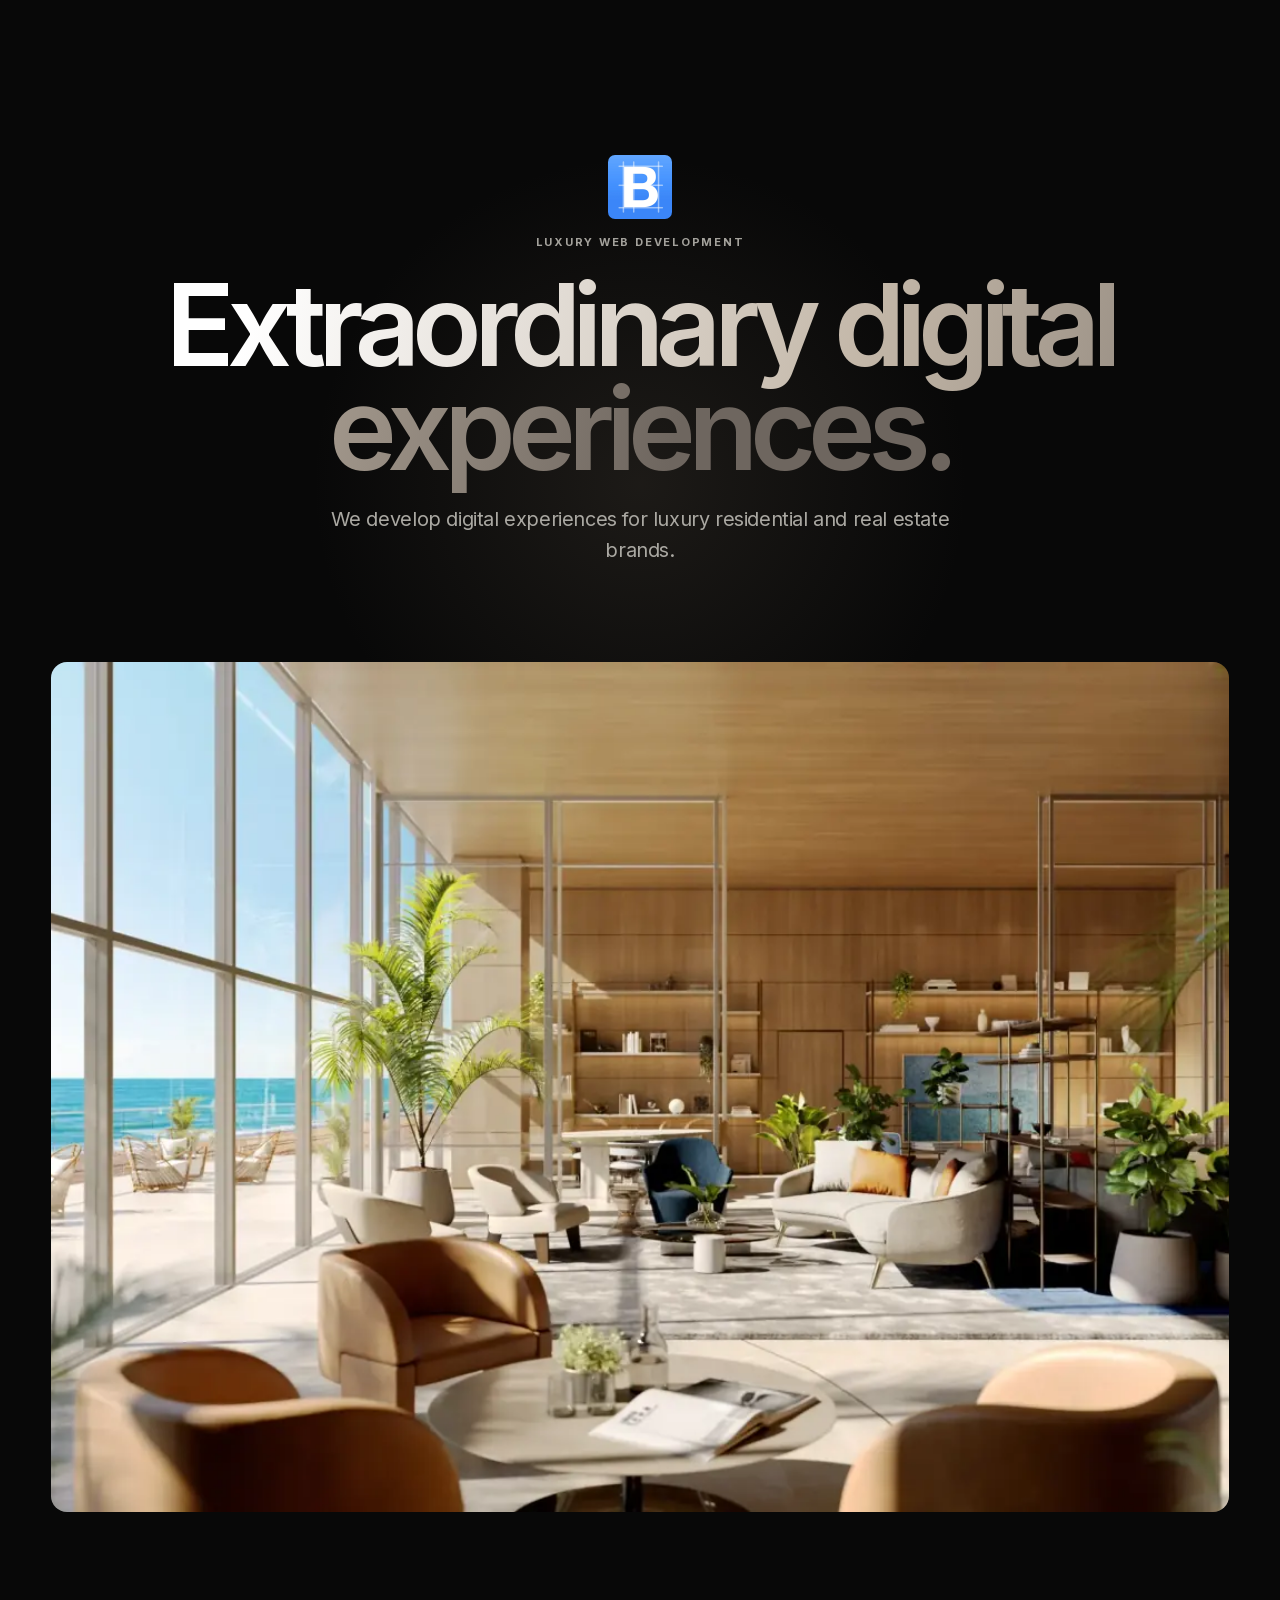
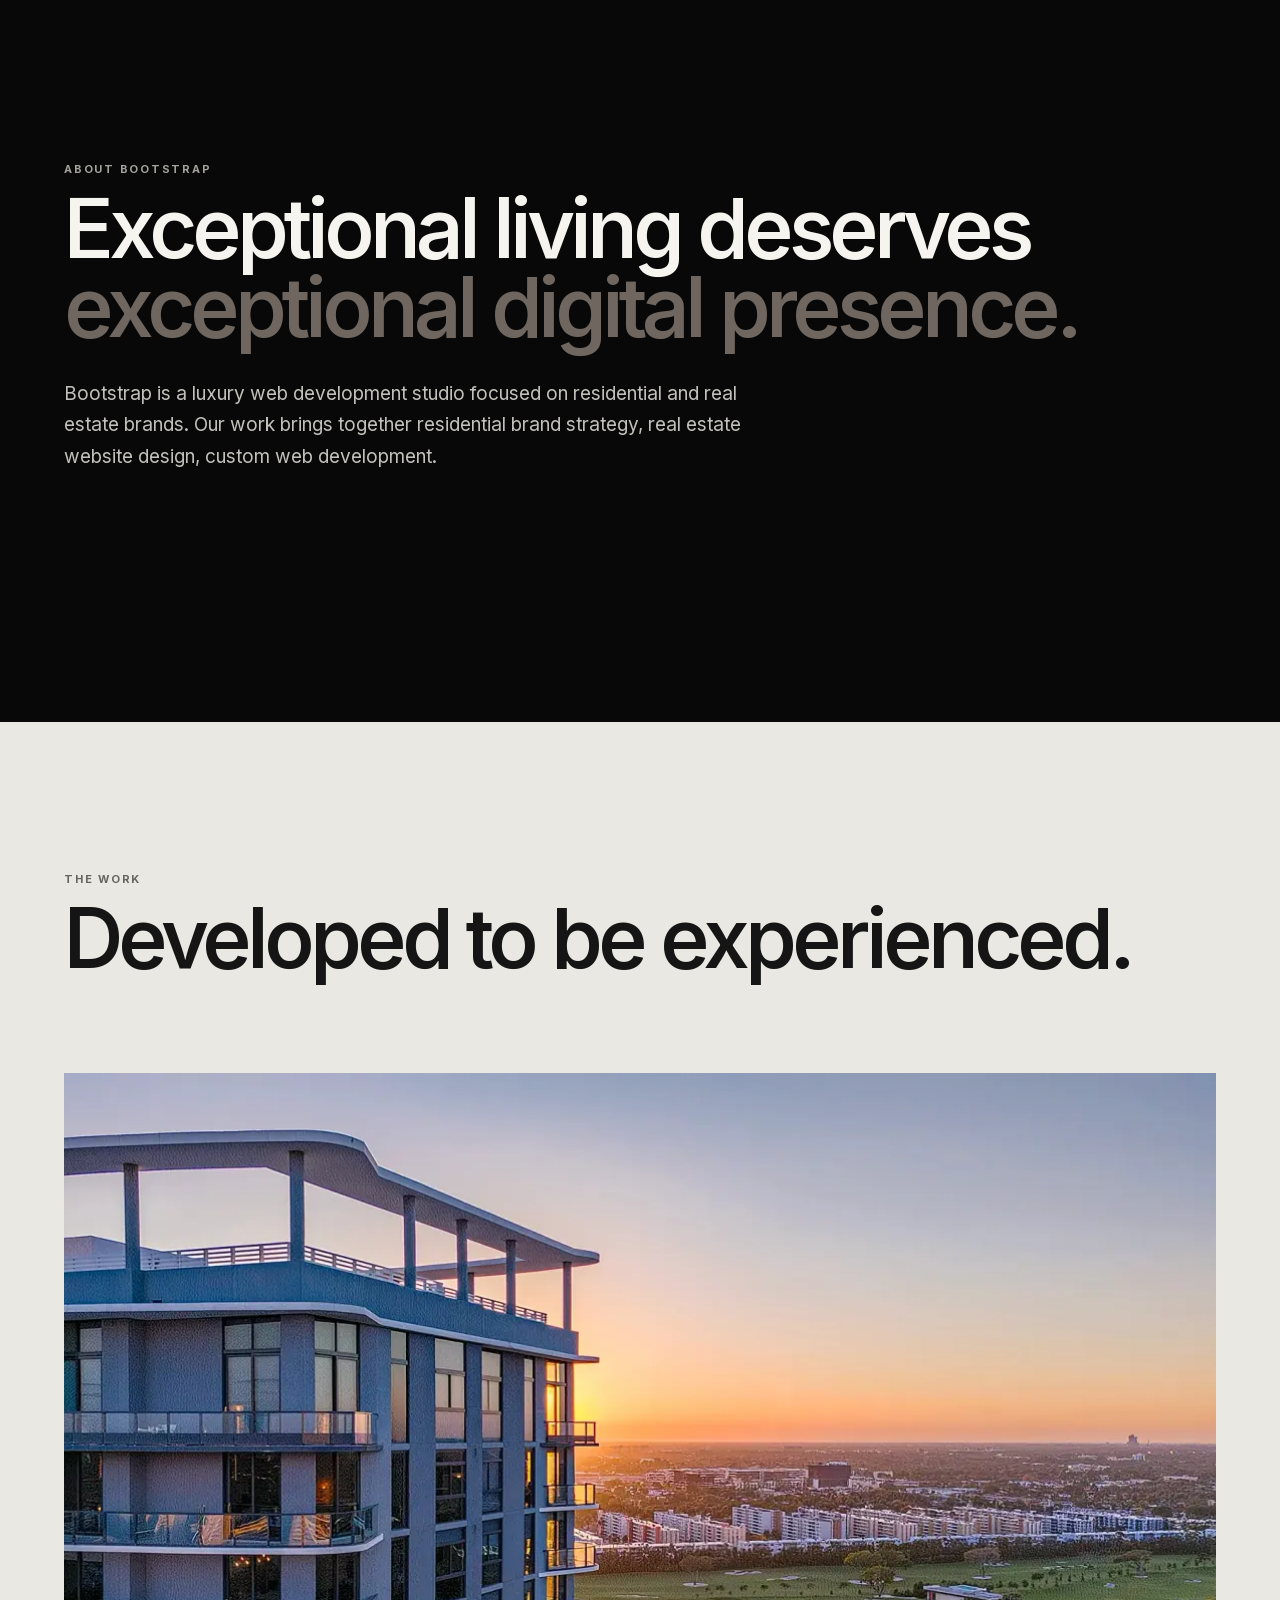
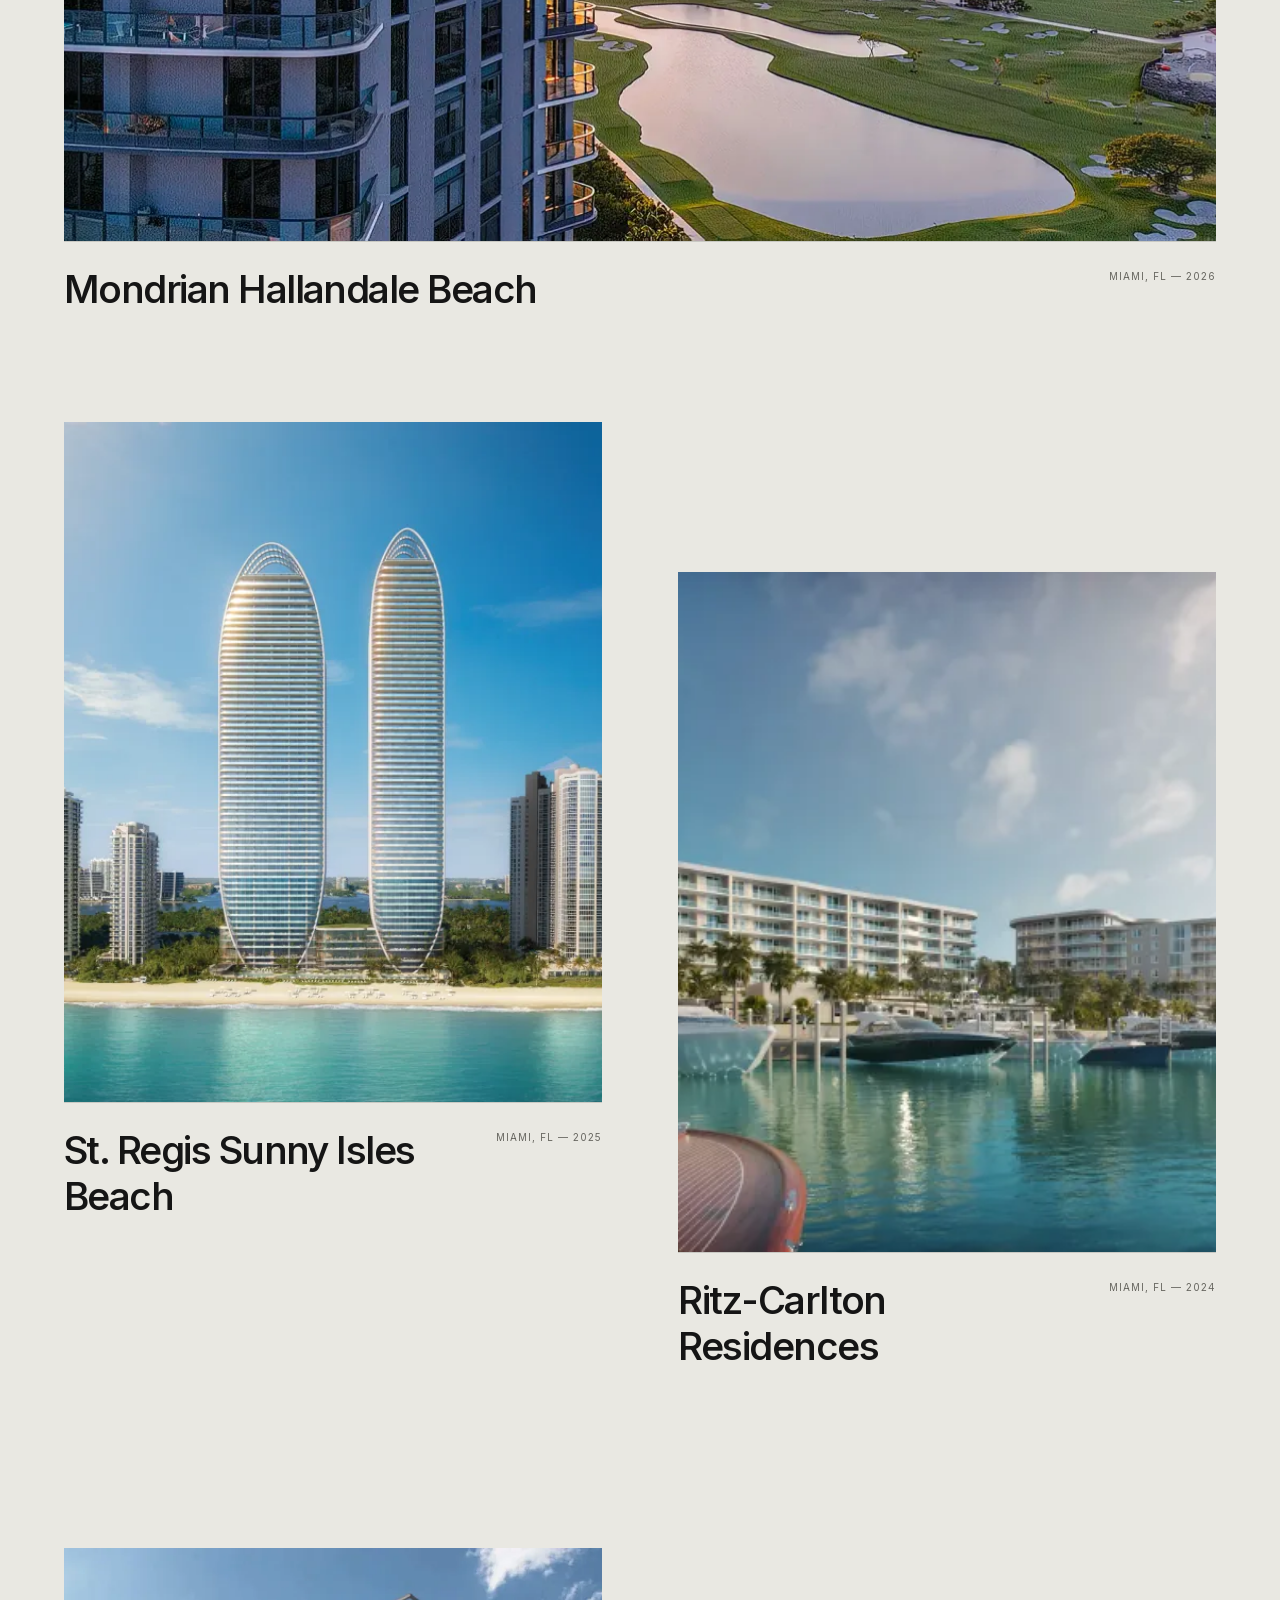
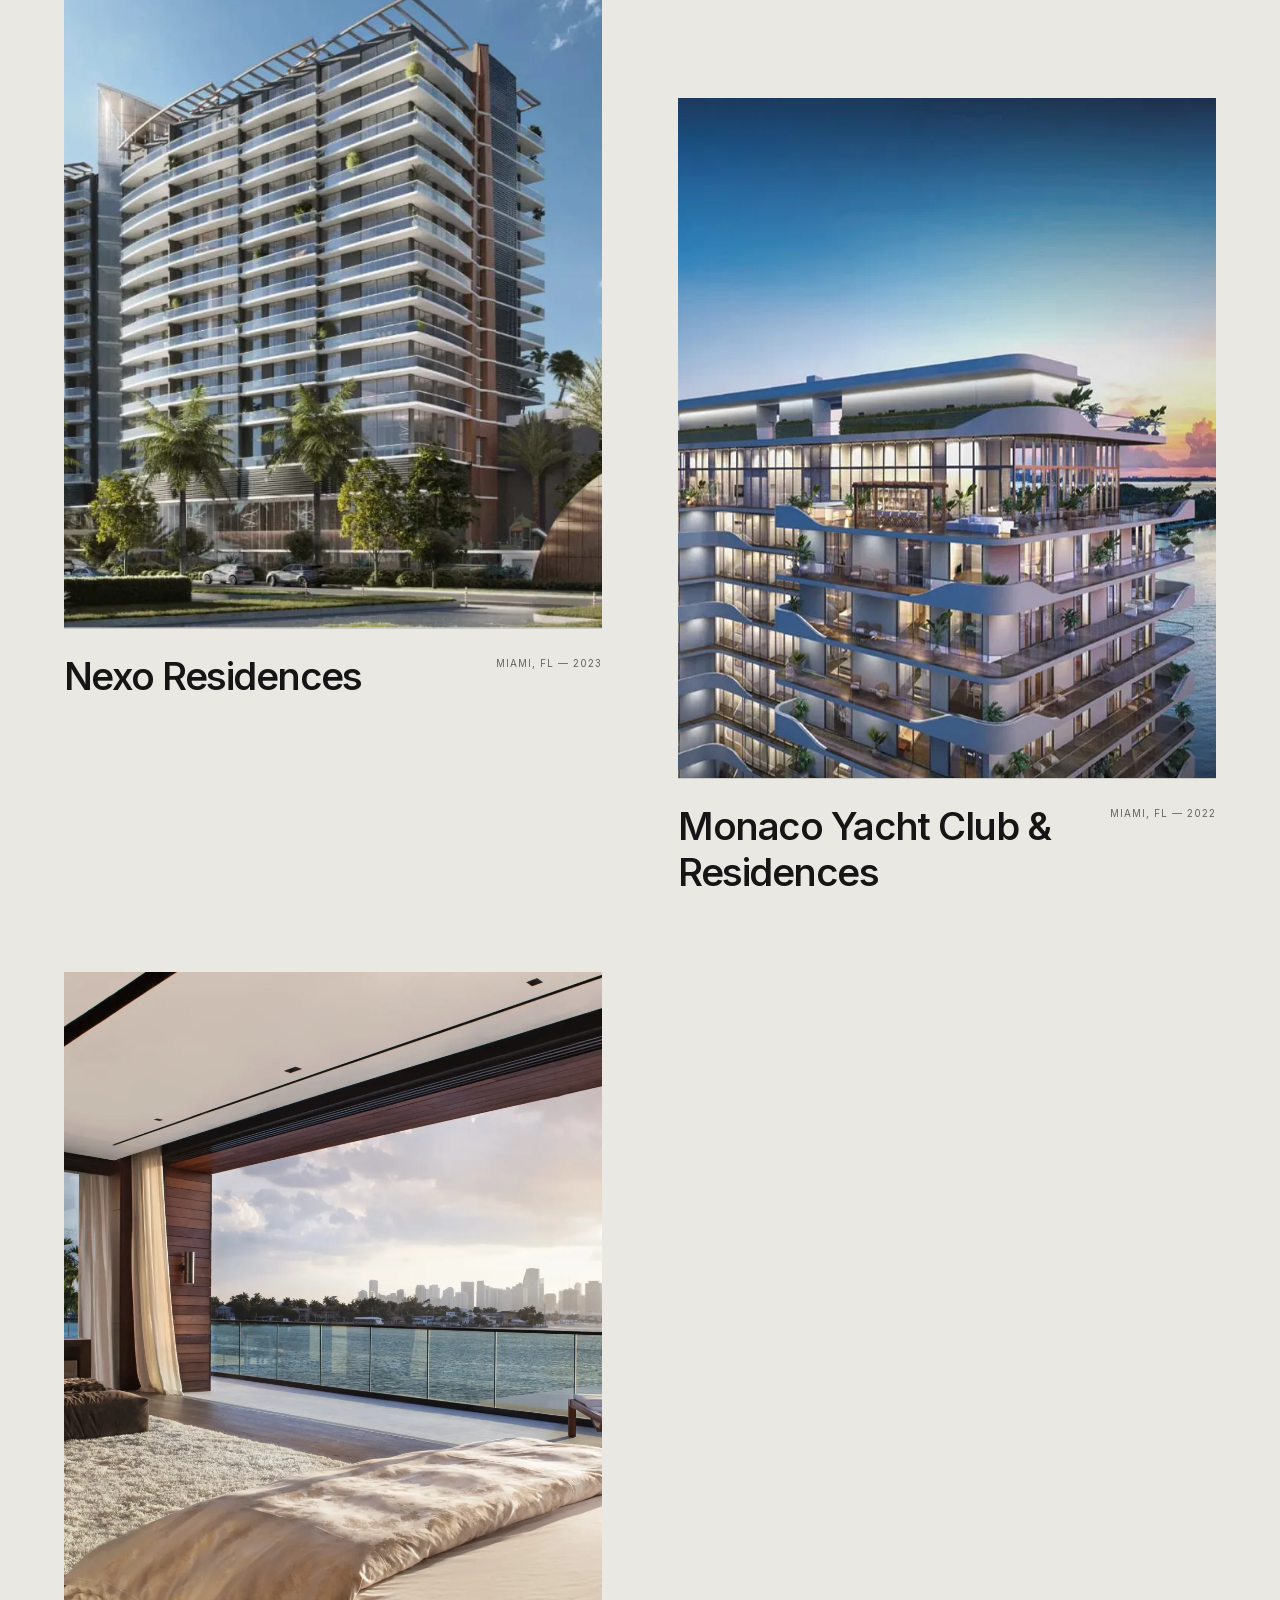
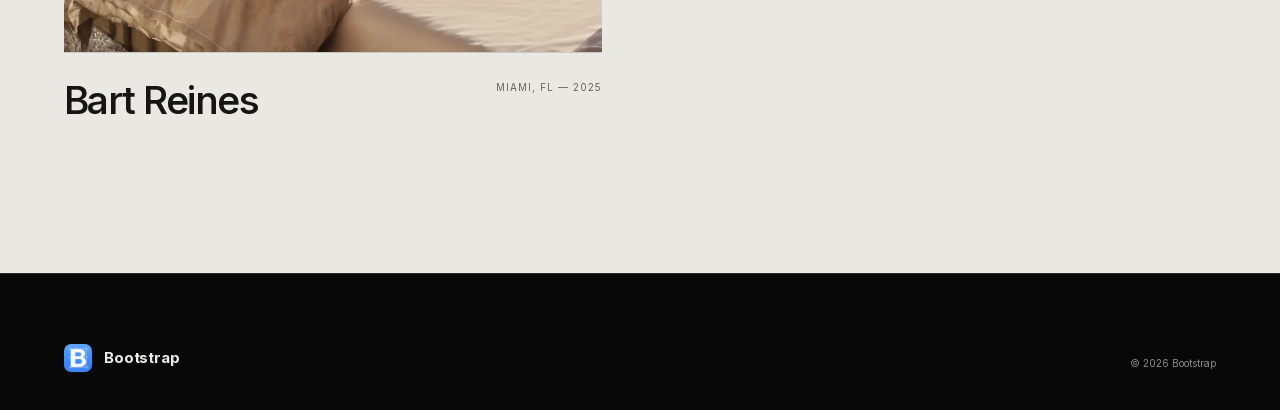
<file: index.html>
<!DOCTYPE html><html lang="en"><head><meta charSet="utf-8"/><meta name="viewport" content="width=device-width, initial-scale=1"/><link rel="preload" as="image" imageSrcSet="/images/hero-beachfront-640.webp 640w, /images/hero-beachfront-960.webp 960w, /images/hero-beachfront-1360.webp 1360w, /images/hero-beachfront.webp 1920w" imageSizes="(max-width: 760px) 100vw, (max-width: 1586px) 92vw, 1460px" fetchPriority="high"/><link rel="preload" href="/images/bootstrap-mark.webp" as="image"/><link rel="stylesheet" crossorigin="anonymous" href="/_next/static/css/CS7tl5Sb.css" data-rsc-css-href="/_next/static/css/CS7tl5Sb.css" data-precedence="vite-rsc/importer-resources"/><link rel="modulepreload" fetchPriority="low" href="/_next/static/chunks/BwPM07bv.js" crossorigin=""/><script src="/_next/static/chunks/CcyWYbDU.js" type="module" async="" crossorigin="" fetchPriority="low"></script><script src="/_next/static/chunks/B0PXqnjO.js" type="module" async="" crossorigin="" fetchPriority="low"></script><script src="/_next/static/chunks/CGlGPfYm.js" type="module" async="" crossorigin="" fetchPriority="low"></script><link rel="modulepreload" href="/_next/static/chunks/SFcG4F4c.js" crossorigin="" fetchPriority="low"/><link rel="modulepreload" href="/_next/static/chunks/C0TKQXbs.js" crossorigin="" fetchPriority="low"/><link rel="modulepreload" href="/_next/static/chunks/ejSfnyLm.js" crossorigin="" fetchPriority="low"/><title>Luxury Web Development for Residential Brands | Bootstrap</title><meta name="description" content="Bootstrap is a luxury web development studio creating custom websites and digital experiences for residential and real estate brands."/><meta name="application-name" content="Bootstrap"/><meta name="creator" content="Bootstrap"/><meta name="publisher" content="Bootstrap"/><meta name="robots" content="index, follow, max-image-preview:large, max-snippet:-1, max-video-preview:-1"/><meta property="og:title" content="Luxury Web Development for Residential Brands | Bootstrap"/><meta property="og:description" content="Bootstrap is a luxury web development studio creating custom websites and digital experiences for residential and real estate brands."/><meta property="og:url" content="https://bootstrap.io/"/><meta property="og:site_name" content="Bootstrap"/><meta property="og:type" content="website"/><meta property="og:locale" content="en_US"/><meta property="og:image" content="https://bootstrap.io/images/hero-beachfront.webp"/><meta property="og:image:width" content="1920"/><meta property="og:image:height" content="1080"/><meta property="og:image:alt" content="Beachfront living room overlooking the ocean"/><meta name="twitter:card" content="summary_large_image"/><meta name="twitter:title" content="Luxury Web Development for Residential Brands | Bootstrap"/><meta name="twitter:description" content="Bootstrap is a luxury web development studio creating custom websites and digital experiences for residential and real estate brands."/><meta name="twitter:image" content="https://bootstrap.io/images/hero-beachfront.webp"/><link rel="icon" href="/favicon.png" type="image/png" sizes="64x64"/><link rel="canonical" href="https://bootstrap.io/"/><meta name="theme-color" content="#080808"/><meta name="color-scheme" content="dark"/><script>Object.assign(((self[Symbol.for("vinext.navigationRuntime")]??={bootstrap:{routeManifest:null},functions:{}}).bootstrap.rsc??={rsc:[]}),{params:{},nav:{"pathname":"/","searchParams":[]},searchParamsFromBrowser:true})</script><link rel="preload" href="/_next/static/_vinext_fonts/inter-9df0d028785c/inter-1ab1ad55.woff2" as="font" type="font/woff2" crossorigin />
<style data-vinext-fonts>/* cyrillic-ext */
@font-face {
  font-family: 'Inter';
  font-style: normal;
  font-weight: 100 900;
  font-display: swap;
  src: url(/_next/static/_vinext_fonts/inter-9df0d028785c/inter-7249155f.woff2) format('woff2');
  unicode-range: U+0460-052F, U+1C80-1C8A, U+20B4, U+2DE0-2DFF, U+A640-A69F, U+FE2E-FE2F;
}
/* cyrillic */
@font-face {
  font-family: 'Inter';
  font-style: normal;
  font-weight: 100 900;
  font-display: swap;
  src: url(/_next/static/_vinext_fonts/inter-9df0d028785c/inter-e34c5f1b.woff2) format('woff2');
  unicode-range: U+0301, U+0400-045F, U+0490-0491, U+04B0-04B1, U+2116;
}
/* greek-ext */
@font-face {
  font-family: 'Inter';
  font-style: normal;
  font-weight: 100 900;
  font-display: swap;
  src: url(/_next/static/_vinext_fonts/inter-9df0d028785c/inter-6e1a6b2b.woff2) format('woff2');
  unicode-range: U+1F00-1FFF;
}
/* greek */
@font-face {
  font-family: 'Inter';
  font-style: normal;
  font-weight: 100 900;
  font-display: swap;
  src: url(/_next/static/_vinext_fonts/inter-9df0d028785c/inter-656bbed6.woff2) format('woff2');
  unicode-range: U+0370-0377, U+037A-037F, U+0384-038A, U+038C, U+038E-03A1, U+03A3-03FF;
}
/* vietnamese */
@font-face {
  font-family: 'Inter';
  font-style: normal;
  font-weight: 100 900;
  font-display: swap;
  src: url(/_next/static/_vinext_fonts/inter-9df0d028785c/inter-fc83e075.woff2) format('woff2');
  unicode-range: U+0102-0103, U+0110-0111, U+0128-0129, U+0168-0169, U+01A0-01A1, U+01AF-01B0, U+0300-0301, U+0303-0304, U+0308-0309, U+0323, U+0329, U+1EA0-1EF9, U+20AB;
}
/* latin-ext */
@font-face {
  font-family: 'Inter';
  font-style: normal;
  font-weight: 100 900;
  font-display: swap;
  src: url(/_next/static/_vinext_fonts/inter-9df0d028785c/inter-749a3084.woff2) format('woff2');
  unicode-range: U+0100-02BA, U+02BD-02C5, U+02C7-02CC, U+02CE-02D7, U+02DD-02FF, U+0304, U+0308, U+0329, U+1D00-1DBF, U+1E00-1E9F, U+1EF2-1EFF, U+2020, U+20A0-20AB, U+20AD-20C4, U+2113, U+2C60-2C7F, U+A720-A7FF;
}
/* latin */
@font-face {
  font-family: 'Inter';
  font-style: normal;
  font-weight: 100 900;
  font-display: swap;
  src: url(/_next/static/_vinext_fonts/inter-9df0d028785c/inter-1ab1ad55.woff2) format('woff2');
  unicode-range: U+0000-00FF, U+0131, U+0152-0153, U+02BB-02BC, U+02C6, U+02DA, U+02DC, U+0304, U+0308, U+0329, U+2000-206F, U+20AC, U+2122, U+2191, U+2193, U+2212, U+2215, U+FEFF, U+FFFD;
}

@font-face {
  font-family: 'Inter Fallback';
  src: local("Arial");
  ascent-override: 90.44%;
  descent-override: 22.52%;
  line-gap-override: 0.00%;
  size-adjust: 107.12%;
}

.__font_inter_1wea0hv { font-family: 'Inter', 'Inter Fallback'; font-style: normal; }

.__variable_inter_1wea0hv { --font-inter: 'Inter', 'Inter Fallback'; }
</style>
</head><body class="__variable_inter_1wea0hv"><noscript><iframe src="https://www.googletagmanager.com/ns.html?id=GTM-TR2KGK97" height="0" width="0" style="display:none;visibility:hidden" title="Google Tag Manager"></iframe></noscript><a class="skip-link" href="#main-content">Skip to main content</a><script type="application/ld+json">{"@context":"https://schema.org","@graph":[{"@type":"Organization","@id":"https://bootstrap.io/#organization","name":"Bootstrap","url":"https://bootstrap.io","description":"Bootstrap is a luxury web development studio creating custom websites and digital experiences for residential and real estate brands.","logo":{"@type":"ImageObject","url":"https://bootstrap.io/images/bootstrap-mark.webp","width":1024,"height":1024},"knowsAbout":["Luxury web development","residential brand strategy","real estate website design","custom web development"]},{"@type":"WebSite","@id":"https://bootstrap.io/#website","name":"Bootstrap","url":"https://bootstrap.io","description":"Bootstrap is a luxury web development studio creating custom websites and digital experiences for residential and real estate brands.","publisher":{"@id":"https://bootstrap.io/#organization"},"inLanguage":"en-US"},{"@type":"WebPage","@id":"https://bootstrap.io/#webpage","url":"https://bootstrap.io","name":"Luxury Web Development for Residential Brands | Bootstrap","description":"Bootstrap is a luxury web development studio creating custom websites and digital experiences for residential and real estate brands.","isPartOf":{"@id":"https://bootstrap.io/#website"},"about":{"@id":"https://bootstrap.io/#organization"},"mainEntity":{"@id":"https://bootstrap.io/#residential-web-development"},"primaryImageOfPage":{"@type":"ImageObject","url":"https://bootstrap.io/images/hero-beachfront.webp","width":1920,"height":1080},"inLanguage":"en-US"},{"@type":"Service","@id":"https://bootstrap.io/#residential-web-development","name":"Web development for residential and real estate brands","serviceType":"Luxury web development and real estate website design","description":"Custom website design and web development for luxury residential and real estate brands.","provider":{"@id":"https://bootstrap.io/#organization"},"url":"https://bootstrap.io"},{"@type":"ItemList","@id":"https://bootstrap.io/#selected-work","name":"Selected work","itemListElement":[{"@type":"ListItem","position":1,"item":{"@type":"CreativeWork","name":"Mondrian Hallandale Beach","image":"https://bootstrap.io/images/mondrian-hb-cover.webp","url":"https://mondrianhb.com"}},{"@type":"ListItem","position":2,"item":{"@type":"CreativeWork","name":"St. Regis Sunny Isles Beach","image":"https://bootstrap.io/images/st-regis-sunny-isles.webp"}},{"@type":"ListItem","position":3,"item":{"@type":"CreativeWork","name":"Ritz-Carlton Residences","image":"https://bootstrap.io/images/ritz-carlton-marina.webp"}},{"@type":"ListItem","position":4,"item":{"@type":"CreativeWork","name":"Nexo Residences","image":"https://bootstrap.io/images/nexo-residences.webp"}},{"@type":"ListItem","position":5,"item":{"@type":"CreativeWork","name":"Monaco Yacht Club & Residences","image":"https://bootstrap.io/images/monaco-yacht-club.webp"}},{"@type":"ListItem","position":6,"item":{"@type":"CreativeWork","name":"Bart Reines","image":"https://bootstrap.io/images/bart-reines.webp"}}]}]}</script><main id="main-content" tabindex="-1"><header class="hero" id="top" aria-labelledby="home-heading"><img class="hero-brand-mark" width="1024" height="1024" alt="Bootstrap" decoding="async" src="/images/bootstrap-mark.webp"/><p class="hero-kicker reveal">Luxury Web Development</p><h1 class="reveal delay-1" id="home-heading"><span>Extraordinary digital<br/>experiences.</span></h1><p class="hero-copy reveal delay-2">We develop digital experiences for luxury residential and real estate brands.</p><div class="hero-visual reveal delay-3"><img class="hero-fallback" srcSet="/images/hero-beachfront-640.webp 640w, /images/hero-beachfront-960.webp 960w, /images/hero-beachfront-1360.webp 1360w, /images/hero-beachfront.webp 1920w" sizes="(max-width: 760px) 100vw, (max-width: 1586px) 92vw, 1460px" width="1920" height="1080" loading="eager" fetchPriority="high" alt="Beachfront living room overlooking the ocean" decoding="async" src="/images/hero-beachfront.webp"/><video class="autoplay-video" muted="" loop="" playsInline="" preload="none" aria-hidden="true"></video></div></header><section class="manifesto section-shell" id="studio" aria-labelledby="studio-heading"><p class="eyebrow">About Bootstrap</p><h2 id="studio-heading">Exceptional living deserves<span> exceptional digital presence.</span></h2><p class="manifesto-copy">Bootstrap is a luxury web development studio focused on residential and real estate brands. Our work brings together <!-- -->residential brand strategy, real estate website design, custom web development<!-- -->.</p></section><section class="work section-shell" id="work" aria-labelledby="work-heading"><div class="section-heading"><p class="eyebrow">The Work</p><h2 id="work-heading">Developed to be experienced.</h2></div><article class="project project-wide" aria-labelledby="mondrian-hallandale-beach-heading"><figure class="project-image"><img srcSet="/images/mondrian-hb-cover-640.webp 640w, /images/mondrian-hb-cover-960.webp 960w, /images/mondrian-hb-cover-1360.webp 1360w, /images/mondrian-hb-cover.webp 1920w" sizes="(max-width: 760px) calc(100vw - 2.5rem), (max-width: 1667px) 90vw, 1500px" class="gallery-fallback" width="1920" height="1080" loading="lazy" alt="Mondrian Hallandale Beach overlooking Miami at sunset" decoding="async" src="/images/mondrian-hb-cover.webp"/><video class="autoplay-video" muted="" loop="" playsInline="" preload="none" aria-hidden="true"></video></figure><div class="project-meta"><h3 id="mondrian-hallandale-beach-heading"><a href="https://mondrianhb.com" target="_blank" rel="noopener noreferrer">Mondrian Hallandale Beach</a></h3><p>Miami, FL<!-- --> — <time dateTime="2026">2026</time></p></div></article><div class="project-grid"><article class="project" aria-labelledby="st-regis-sunny-isles-beach-heading"><figure class="project-image"><img srcSet="/images/st-regis-sunny-isles-640.webp 640w, /images/st-regis-sunny-isles-960.webp 960w, /images/st-regis-sunny-isles-1360.webp 1360w, /images/st-regis-sunny-isles.webp 1600w" sizes="(max-width: 760px) calc(100vw - 2.5rem), (max-width: 1667px) 42vw, 700px" width="1600" height="1600" loading="lazy" alt="St. Regis Residences Sunny Isles Beach" decoding="async" src="/images/st-regis-sunny-isles.webp"/></figure><div class="project-meta compact"><h3 id="st-regis-sunny-isles-beach-heading">St. Regis Sunny Isles Beach</h3><p>Miami, FL<!-- --> — <time dateTime="2025">2025</time></p></div></article><article class="project project-offset" aria-labelledby="ritz-carlton-residences-heading"><figure class="project-image"><img srcSet="/images/ritz-carlton-marina-640.webp 640w, /images/ritz-carlton-marina-960.webp 960w, /images/ritz-carlton-marina-1360.webp 1360w, /images/ritz-carlton-marina-1800.webp 1800w" sizes="(max-width: 760px) calc(100vw - 2.5rem), (max-width: 1667px) 42vw, 700px" width="1800" height="1192" loading="lazy" alt="Ritz-Carlton Residences marina view" decoding="async" src="/images/ritz-carlton-marina.webp"/></figure><div class="project-meta compact"><h3 id="ritz-carlton-residences-heading">Ritz-Carlton Residences</h3><p>Miami, FL<!-- --> — <time dateTime="2024">2024</time></p></div></article></div><div class="project-grid project-grid-more"><article class="project" aria-labelledby="nexo-residences-heading"><figure class="project-image"><img sizes="(max-width: 760px) calc(100vw - 2.5rem), (max-width: 1667px) 42vw, 700px" width="1600" height="833" loading="lazy" alt="Nexo Residences high-rise building with balconies" decoding="async" src="/images/nexo-residences.webp"/></figure><div class="project-meta compact"><h3 id="nexo-residences-heading">Nexo Residences</h3><p>Miami, FL<!-- --> — <time dateTime="2023">2023</time></p></div></article><article class="project project-offset" aria-labelledby="monaco-yacht-club-residences-heading"><figure class="project-image"><img sizes="(max-width: 760px) calc(100vw - 2.5rem), (max-width: 1667px) 42vw, 700px" width="1280" height="896" loading="lazy" alt="Monaco Yacht Club &amp; Residences" decoding="async" src="/images/monaco-yacht-club.webp"/></figure><div class="project-meta compact"><h3 id="monaco-yacht-club-residences-heading">Monaco Yacht Club &amp; Residences</h3><p>Miami, FL<!-- --> — <time dateTime="2022">2022</time></p></div></article><article class="project" aria-labelledby="bart-reines-heading"><figure class="project-image"><img sizes="(max-width: 760px) calc(100vw - 2.5rem), (max-width: 1667px) 42vw, 700px" width="2000" height="1333" loading="lazy" alt="Bart Reines waterfront estate interior" decoding="async" src="/images/bart-reines.webp"/></figure><div class="project-meta compact"><h3 id="bart-reines-heading">Bart Reines</h3><p>Miami, FL<!-- --> — <time dateTime="2025">2025</time></p></div></article></div></section></main><footer class="site-footer"><div class="footer-brand"><img class="footer-mark" width="1024" height="1024" loading="lazy" alt="" decoding="async" src="/images/bootstrap-mark.webp"/><strong>Bootstrap</strong></div><p><span>© </span><time dateTime="2026">2026</time> Bootstrap</p></footer><script type="module" src="/_next/static/chunks/BwPM07bv.js" crossorigin="" id="_R_" async=""></script><script>((self[Symbol.for("vinext.navigationRuntime")]??={bootstrap:{routeManifest:null},functions:{}}).bootstrap.rsc??={rsc:[]}).rsc.push("0:{\"__vinext_streaming_metadata_outlet:route:/\":\"$L1\",\"page:/\":\"$L2\",\"layout:/\":\"$L3\",\"route:/\":\"$L4\",\"__route\":\"route:/\",\"__interceptionContext\":null,\"__layoutIds\":[\"layout:/\"],\"__rootLayout\":\"/\",\"__bfcacheSegmentIdentities\":{\"layout:/\":\"[\\\"layout\\\",\\\"layout:/\\\",\\\"root-boundary:/\\\",\\\"\\\"]\",\"page:/\":\"[\\\"page\\\",\\\"page:/\\\",\\\"root-boundary:/\\\",\\\"\\\"]\"},\"__srcPage\":[\"page\"],\"__artifactCompatibility\":{\"schemaVersion\":1,\"graphVersion\":\"app-route-graph:1177fd80f83fa7b0\",\"deploymentVersion\":\"db0a3bc7-b721-4a79-85dd-f33056940416\",\"appElementsSchemaVersion\":1,\"rscPayloadSchemaVersion\":1,\"rootBoundaryId\":\"/\",\"renderEpoch\":null}}\n5:\"RedirectBoundary\"\n6:I[\"593f344dc510\",[],\"$5\",1]\n7:\"m/_next/static/chunks/ejSfnyLm.js\"\n8:I[\"60f387d9e0f4\",[\"$7\",\"\"],\"default\",1]\na:I[\"8c0f216c4604\",[],\"Children\",1]\nc:\"GlobalErrorBoundary\"\nd:I[\"593f344dc510\",[],\"$c\",1]\ne:I[\"0b874ad30386\",[],\"default\",1]\nf:I[\"593f344dc510\",[],\"ErrorBoundary\",1]\n10:\"m/_next/static/chunks/C0TKQXbs.js\"\n11:\"LayoutSegmentProvider\"\n12:I[\"15c18cfaeeff\",[\"$10\",\"\"],\"$11\",1]\n13:I[\"8c0f216c4604\",[],\"Slot\",1]\n14:\"BfcacheChildrenBoundary\"\n15:I[\"8c0f216c4604\",[],\"$14\",1]\n16:\"UnauthorizedBoundary\"\n17:I[\"593f344dc510\",[],\"$16\",1]\n18:\"ForbiddenBoundary\"\n19:I[\"593f344dc510\",[],\"$18\",1]\n1a:\"NotFoundBoundary\"\n1b:I[\"593f344dc510\",[],\"$1a\",1]\n1c:\"AppRouterScrollTarget\"\n1d:I[\"9276801271d6\",[],\"$1c\",1]\n:HL[\"/_next/static/css/CS7tl5Sb.css\",\"style\",{\"crossOrigin\":\"anonymous\"}]\n9:[\"$\",\"iframe\",null,{\"src\":\"https://www.googletagmanager.com/ns.html?id=GTM-TR2KGK97\",\"height\":\"0\",\"width\":\"0\",\"style\":{\"display\":\"none\",\"visibility\":\"hidden\"},\"title\":\"Google Tag Manager\"}]\n3:[\"$\",\"$L6\",null,{\"resetKey\":\"\",\"children\":[[[\"$\",\"link\",\"css:/_next/static/css/CS7tl5Sb.css\",{\"rel\":\"stylesheet\",\"crossOrigin\":\"anonymous\",\"precedence\":\"vite-rsc/importer-resources\",\"href\":\"/_next/static/css/CS7tl5Sb.css\",\"data-rsc-css-href\":\"/_next/static/css/CS7tl5Sb.css\"}],\"$undefined\"],[\"$\",\"html\",null,{\"lang\":\"en\",\"children\":[\"$\",\"body\",null,{\"className\":\"__variable_inter_1wea0hv\",\"children\":[[[\"$\",\"$L8\",null,{\"id\":\"google-tag-manager\",\"strategy\":\"lazyOnload\",\"dangerouslySetInnerHTML\":{\"__html\":\"(function(w,d,s,l,i){w[l]=w[l]||[];w[l].push({'gtm.start':new Date().getTime(),event:'gtm.js'});var f=d.getElementsByTagName(s)[0],j=d.createElement(s),dl=l!='dataLayer'?'&l='+l:'';j.async=true;j.src='https://www.googletagmanager.com/gtm.js?id='+i+dl;f.parentNode.insertBefore(j,f);})(window,document,'script','dataLayer','GTM-TR2KGK97');\"}}],[\"$\",\"noscript\",null,{\"children\":\"$9\"}]],null,[\"$\",\"$La\",null,{}]]}]}]]}]\n4:[[[\"$\",\"meta\",null,{\"charSet\":\"utf-8\"}],\"$Lb\"],[\"$\",\"$Ld\",null,{\"fallback\":\"$e\",\"wrapsGlobalErrorBoundary\":true,\"children\":[\"$\",\"$Lf\",null,{\"fallback\":\"$e\",\"isGlobalErrorBoundary\":true,\"children\":[\"$\",\"$L12\",null,{\"providerId\":\"layout:/\",\"segmentMap\":{\"children\":[]},\"children\":[\"$\",\"$L13\",null,{\"id\":\"layout:/\",\"parallelSlots\":\"$undefined\",\"children\":[\"$\",\"$L15\",null,{\"id\":\"page:/\",\"children\":[\"$\",\"$L17\",null,{\"resetKey\":\"\",\"fallback\":[[\"$\",\"title\",null,{\"children\":\"401: You're not authorized to access this page.\"}],[\"$\",\"div\",null,{\"style\":{\"fontFamily\":\"system-ui,\\\"Segoe UI\\\",Roboto,Helvetica,Arial,sans-serif,\\\"Apple Color Emoji\\\",\\\"Segoe UI Emoji\\\"\",\"height\":\"100vh\",\"textAlign\":\"center\",\"display\":\"flex\",\"flexDirection\":\"column\",\"alignItems\":\"center\",\"justifyContent\":\"center\"},\"children\":[\"$\",\"div\",null,{\"children\":[[\"$\",\"style\",null,{\"dangerouslySetInnerHTML\":{\"__html\":\"body{color:#000;background:#fff;margin:0}.next-error-h1{border-right:1px solid rgba(0,0,0,.3)}@media (prefers-color-scheme:dark){body{color:#fff;background:#000}.next-error-h1{border-right:1px solid rgba(255,255,255,.3)}}\"}}],[\"$\",\"h1\",null,{\"className\":\"next-error-h1\",\"style\":{\"display\":\"inline-block\",\"margin\":\"0 20px 0 0\",\"padding\":\"0 23px 0 0\",\"fontSize\":24,\"fontWeight\":500,\"verticalAlign\":\"top\",\"lineHeight\":\"49px\"},\"children\":401}],[\"$\",\"div\",null,{\"style\":{\"display\":\"inline-block\"},\"children\":[\"$\",\"h2\",null,{\"style\":{\"fontSize\":14,\"fontWeight\":400,\"lineHeight\":\"49px\",\"margin\":0},\"children\":\"You're not authorized to access this page.\"}]}]]}]}]],\"children\":[\"$\",\"$L19\",null,{\"resetKey\":\"\",\"fallback\":[[\"$\",\"title\",null,{\"children\":\"403: This page could not be accessed.\"}],[\"$\",\"div\",null,{\"style\":\"$4:1:props:children:props:children:props:children:props:children:props:children:props:fallback:1:props:style\",\"children\":[\"$\",\"div\",null,{\"children\":[[\"$\",\"style\",null,{\"dangerouslySetInnerHTML\":{\"__html\":\"body{color:#000;background:#fff;margin:0}.next-error-h1{border-right:1px solid rgba(0,0,0,.3)}@media (prefers-color-scheme:dark){body{color:#fff;background:#000}.next-error-h1{border-right:1px solid rgba(255,255,255,.3)}}\"}}],[\"$\",\"h1\",null,{\"className\":\"next-error-h1\",\"style\":\"$4:1:props:children:props:children:props:children:props:children:props:children:props:fallback:1:props:children:props:children:1:props:style\",\"children\":403}],[\"$\",\"div\",null,{\"style\":\"$4:1:props:children:props:children:props:children:props:children:props:children:props:fallback:1:props:children:props:children:2:props:style\",\"children\":[\"$\",\"h2\",null,{\"style\":\"$4:1:props:children:props:children:props:children:props:children:props:children:props:fallback:1:props:children:props:children:2:props:children:props:style\",\"children\":\"This page could not be accessed.\"}]}]]}]}]],\"children\":[\"$\",\"$L1b\",null,{\"resetKey\":\"\",\"fallback\":[[\"$\",\"title\",null,{\"children\":\"404: This page could not be found.\"}],[\"$\",\"div\",null,{\"style\":\"$4:1:props:children:props:children:props:children:props:children:props:children:props:fallback:1:props:style\",\"children\":[\"$\",\"div\",null,{\"children\":[[\"$\",\"style\",null,{\"dangerouslySetInnerHTML\":{\"__html\":\"body{color:#000;background:#fff;margin:0}.next-error-h1{border-right:1px solid rgba(0,0,0,.3)}@media (prefers-color-scheme:dark){body{color:#fff;background:#000}.next-error-h1{border-right:1px solid rgba(255,255,255,.3)}}\"}}],[\"$\",\"h1\",null,{\"className\":\"next-error-h1\",\"style\":\"$4:1:props:children:props:children:props:children:props:children:props:children:props:fallback:1:props:children:props:children:1:props:style\",\"children\":404}],[\"$\",\"div\",null,{\"style\":\"$4:1:props:children:props:children:props:children:props:children:props:children:props:fallback:1:props:children:props:children:2:props:style\",\"children\":[\"$\",\"h2\",null,{\"style\":\"$4:1:props:children:props:children:props:children:props:children:props:children:props:fallback:1:props:children:props:children:2:props:children:props:style\",\"children\":\"This page could not be found.\"}]}]]}]}]],\"caughtId\":\"page\",\"children\":[\"$\",\"$L1d\",null,{\"children\":[\"$\",\"$L6\",null,{\"resetKey\":\"\",\"children\":[[\"$\",\"$L12\",null,{\"providerId\":\"page:/\",\"segmentMap\":{\"children\":[\"__PAGE__\"]},\"children\":[\"$\",\"$L13\",null,{\"id\":\"page:/\"}]}],[\"$\",\"$L13\",null,{\"id\":\"__vinext_streaming_metadata_outlet:route:/\"}]]}]}]}]}]}]}]}]}]}]}],null]\n1e:Tbbb,{\"@context\":\"https://schema.org\",\"@graph\":[{\"@type\":\"Organization\",\"@id\":\"https://bootstrap.io/#organization\",\"name\":\"Bootstrap\",\"url\":\"https://bootstrap.io\",\"description\":\"Bootstrap is a luxury web development studio creating custom websites and digital experiences for residential and real estate brands.\",\"logo\":{\"@type\":\"ImageObject\",\"url\":\"https://bootstrap.io/images/bootstrap-mark.webp\",\"width\":1024,\"height\":1024},\"knowsAbout\":[\"Luxury web development\",\"residential brand strategy\",\"real estate website design\",\"custom web development\"]},{\"@type\":\"WebSite\",\"@id\":\"https://bootstrap.io/#website\",\"name\":\"Bootstrap\",\"url\":\"https://bootstrap.io\",\"description\":\"Bootstrap is a luxury web development studio creating custom websites and digital experiences for residential and real estate brands.\",\"publisher\":{\"@id\":\"https://bootstrap.io/#organization\"},\"inLanguage\":\"en-US\"},{\"@type\":\"WebPage\",\"@id\":\"https://bootstrap.io/#webpage\",\"url\":\"https://bootstrap.io\",\"name\":\"Luxury Web Development for Residential Brands | Bootstrap\",\"description\":\"Bootstrap is a luxury web development studio creating custom websites and digital experiences for residential and real estate brands.\",\"isPartOf\":{\"@id\":\"https://bootstrap.io/#website\"},\"about\":{\"@id\":\"https://bootstrap.io/#organization\"},\"mainEntity\":{\"@id\":\"https://bootstrap.io/#residential-web-development\"},\"primaryImageOfPage\":{\"@type\":\"ImageObject\",\"url\":\"https://bootstrap.io/images/hero-beachfront.webp\",\"width\":1920,\"height\":1080},\"inLanguage\":\"en-US\"},{\"@type\":\"Service\",\"@id\":\"https://bootstrap.io/#residential-web-development\",\"name\":\"Web development for residential and real estate brands\",\"serviceType\":\"Luxury web development and real estate website design\",\"description\":\"Custom website design and web development for luxury residential and real estate brands.\",\"provider\":{\"@id\":\"https://bootstrap.io/#organization\"},\"url\":\"https://bootstrap.io\"},{\"@type\":\"ItemList\",\"@id\":\"https://bootstrap.io/#selected-work\",\"name\":\"Selected work\",\"itemListElement\":[{\"@type\":\"ListItem\",\"position\":1,\"item\":{\"@type\":\"CreativeWork\",\"name\":\"Mondrian Hallandale Beach\",\"image\":\"https://bootstrap.io/images/mondrian-hb-cover.webp\",\"url\":\"https://mondrianhb.com\"}},{\"@type\":\"ListItem\",\"position\":2,\"item\":{\"@type\":\"CreativeWork\",\"name\":\"St. Regis Sunny Isles Beach\",\"image\":\"https://bootstrap.io/images/st-regis-sunny-isles.webp\"}},{\"@type\":\"ListItem\",\"position\":3,\"item\":{\"@type\":\"CreativeWork\",\"name\":\"Ritz-Carlton Residences\",\"image\":\"https://bootstrap.io/images/ritz-carlton-marina.webp\"}},{\"@type\":\"ListItem\",\"position\":4,\"item\":{\"@type\":\"CreativeWork\",\"name\":\"Nexo Residences\",\"image\":\"https://bootstrap.io/images/nexo-residences.webp\"}},{\"@type\":\"ListItem\",\"position\":5,\"item\":{\"@type\":\"CreativeWork\",\"name\":\"Monaco Yacht Club & Residences\",\"image\":\"https://bootstrap.io/images/monaco-yacht-club.webp\"}},{\"@type\":\"ListItem\",\"position\":6,\"item\":{\"@type\":\"CreativeWork\",\"name\":\"Bart Reines\",\"image\":\"https://bootstrap.io/images/bart-reines.webp\"}}]}]}2:[[\"$\",\"a\",null,{\"className\":\"skip-link\",\"href\":\"#main-content\",\"children\":\"Skip to main content\"}],[\"$\",\"script\",null,{\"type\":\"application/ld+json\",\"dangerouslySetInnerHTML\":{\"__html\":\"$1e\"}}],[\"$\",\"main\",null,{\"id\":\"main-content\",\"tabIndex\":-1,\"children\":[[\"$\",\"header\",null,{\"className\":\"hero\",\"id\":\"top\",\"aria-labelledby\":\"home-heading\",\"children\":[\"$L1f\",\"$L20\",\"$L21\",\"$L22\",\"$L23\"]}],\"$L24\",\"$L25\"]}],\"$L26\"]\n27:I[\"0bc7ab952501\",[\"$7\",\"\"],\"AutoplayVideo\",1]\n:HL[\"/images/bootstrap-mark.webp\",\"image\"]\n:HL[\"/images/hero-beachfront.webp\",\"image\",{\"imageSrcSet\":\"/images/hero-beachfront-640.webp 640w, /images/hero-beachfront-960.webp 960w, /images/hero-beachfront-1360.webp 1360w, /images/hero-beachfront.webp 1920w\",\"imageSizes\":\"(max-width: 760px) 100vw, (max-width: 1586px) 92vw, 1460px\",\"fetchPriority\":\"high\"}]\n1f:[\"$\",\"img\",null,{\"className\":\"hero-brand-mark\",\"width\":1024,\"height\":1024,\"alt\":\"Bootstrap\",\"decoding\":\"async\",\"src\":\"/images/bootstrap-mark.webp\"}]\n20:[\"$\",\"p\",null,{\"className\":\"hero-kicker reveal\",\"children\":\"Luxury Web Development\"}]\n21:[\"$\",\"h1\",null,{\"className\":\"reveal delay-1\",\"id\":\"home-heading\",\"children\":[\"$\",\"span\",null,{\"children\":[\"Extraordinary digital\",[\"$\",\"br\",null,{}],\"experiences.\"]}]}]\n22:[\"$\",\"p\",null,{\"className\":\"hero-copy reveal delay-2\",\"children\":\"We develop digital experiences for luxury residential and real estate brands.\"}]\n23:[\"$\",\"div\",null,{\"className\":\"hero-visual reveal delay-3\",\"children\":[[\"$\",\"img\",null,{\"className\":\"hero-fallback\",\"srcSet\":\"/images/hero-beachfront-640.webp 640w, /images/hero-beachfront-960.webp 960w, /images/hero-beachfront-1360.webp 1360w, /images/hero-beachfront.webp 1920w\",\"sizes\":\"(max-width: 760px) 100vw, (max-width: 1586px) 92vw, 1460px\",\"width\":1920,\"height\":1080,\"loading\":\"eager\",\"fetchPriority\":\"high\",\"alt\":\"Beachfront living room overlooking the ocean\",\"decoding\":\"async\",\"src\":\"/images/hero-beachfront.webp\"}],[\"$\",\"$L27\",null,{\"src\":\"/images/hero-beachfront.mp4\"}]]}]\n24:[\"$\",\"section\",null,{\"className\":\"manifesto section-shell\",\"id\":\"studio\",\"aria-labelledby\":\"studio-heading\",\"children\":[[\"$\",\"p\",null,{\"className\":\"eyebrow\",\"children\":\"About Bootstrap\"}],[\"$\",\"h2\",null,{\"id\":\"studio-heading\",\"children\":[\"Exceptional living deserves\",[\"$\",\"span\",null,{\"children\":\" exceptional digital presence.\"}]]}],[\"$\",\"p\",null,{\"className\":\"manifesto-copy\",\"children\":[\"Bootstrap is a luxury web development studio focused on residential and real estate brands. Our work brings together \",\"residential brand strategy, real estate website design, custom web development\",\".\"]}]]}]\n25:[\"$\",\"section\",null,{\"className\":\"work section-shell\",\"id\":\"work\",\"aria-labelledby\":\"work-heading\",\"children\":[[\"$\",\"div\",null,{\"className\":\"section-heading\",\"children\":[[\"$\",\"p\",null,{\"className\":\"eyebrow\",\"children\":\"The Work\"}],[\"$\",\"h2\",null,{\"id\":\"work-heading\",\"children\":\"Developed to be experienced.\"}]]}],[\"$\",\"article\",null,{\"className\":\"project project-wide\",\"aria-labelledby\":\"mondrian-hallandale-beach-heading\",\"children\":[[\"$\",\"figure\",null,{\"className\":\"project-image\",\"children\":[[\"$\",\"img\",null,{\"srcSet\":\"/images/mondrian-hb-cover-640.webp 640w, /images/mondrian-hb-cover-960.webp 960w, /images/mondrian-hb-cover-1360.webp 1360w, /images/mondrian-hb-cover.webp 1920w\",\"sizes\":\"(max-width: 760px) calc(100vw - 2.5rem), (max-width: 1667px) 90vw, 1500px\",\"className\":\"gallery-fallback\",\"width\":1920,\"height\":1080,\"loading\":\"lazy\",\"alt\":\"Mondrian Hallandale Beach overlooking Miami at sunset\",\"decoding\":\"async\",\"src\":\"/images/mondrian-hb-cover.webp\"}],[\"$\",\"$L27\",null,{\"src\":\"/images/mondrian-hb.mp4\"}]]}],[\"$\",\"div\",null,{\"className\":\"project-meta\",\"children\":[[\"$\",\"h3\",null,{\"id\":\"mondrian-hallandale-beach-heading\",\"children\":[\"$\",\"a\",null,{\"href\":\"https://mondrianhb.com\",\"target\":\"_blank\",\"rel\":\"noopener noreferrer\",\"children\":\"Mondrian Hallandale Beach\"}]}],[\"$\",\"p\",null,{\"children\":[\"Miami, FL\",\" — \",[\"$\",\"time\",null,{\"dateTime\":\"2026\",\"children\":2026}]]}]]}]]}],[\"$\",\"div\",null,{\"className\":\"project-grid\",\"children\":[[\"$\",\"article\",\"st-regis-sunny-isles-beach\",{\"className\":\"project\",\"aria-labelledby\":\"st-regis-sunny-isles-beach-heading\",\"children\":[[\"$\",\"figure\",null,{\"className\":\"project-image\",\"children\":[[\"$\",\"img\",null,{\"srcSet\":\"/images/st-regis-sunny-isles-640.webp 640w, /images/st-regis-sunny-isles-960.webp 960w, /images/st-regis-sunny-isles-1360.webp 1360w, /images/st-regis-sunny-isles.webp 1600w\",\"sizes\":\"(max-width: 760px) calc(100vw - 2.5rem), (max-width: 1667px) 42vw, 700px\",\"className\":\"$undefined\",\"width\":1600,\"height\":1600,\"loading\":\"lazy\",\"alt\":\"St. Regis Residences Sunny Isles Beach\",\"decoding\":\"async\",\"src\":\"/images/st-regis-sunny-isles.webp\"}],null]}],[\"$\",\"div\",null,{\"className\":\"project-meta compact\",\"children\":[[\"$\",\"h3\",null,{\"id\":\"st-regis-sunny-isles-beach-heading\",\"children\":\"St. Regis Sunny Isles Beach\"}],[\"$\",\"p\",null,{\"children\":[\"Miami, FL\",\" — \",[\"$\",\"time\",null,{\"dateTime\":\"2025\",\"children\":2025}]]}]]}]]}],[\"$\",\"article\",\"ritz-carlton-residences\",{\"className\":\"project project-offset\",\"aria-labelledby\":\"ritz-carlton-residences-heading\",\"children\":[[\"$\",\"figure\",null,{\"className\":\"project-image\",\"children\":[[\"$\",\"img\",null,{\"srcSet\":\"/images/ritz-carlton-marina-640.webp 640w, /images/ritz-carlton-marina-960.webp 960w, /images/ritz-carlton-marina-1360.webp 1360w, /images/ritz-carlton-marina-1800.webp 1800w\",\"sizes\":\"(max-width: 760px) calc(100vw - 2.5rem), (max-width: 1667px) 42vw, 700px\",\"className\":\"$undefined\",\"width\":1800,\"height\":1192,\"loading\":\"lazy\",\"alt\":\"Ritz-Carlton Residences marina view\",\"decoding\":\"async\",\"src\":\"/images/ritz-carlton-marina.webp\"}],null]}],[\"$\",\"div\",null,{\"className\":\"project-meta compact\",\"children\":[[\"$\",\"h3\",null,{\"id\":\"ritz-carlton-residences-heading\",\"children\":\"Ritz-Carlton Residences\"}],[\"$\",\"p\",null,{\"children\":[\"Miami, FL\",\" — \",[\"$\",\"time\",null,{\"dateTime\":\"2024\",\"children\":2024}]]}]]}]]}]]}],[\"$\",\"div\",null,{\"className\":\"project-grid project-grid-more\",\"children\":[[\"$\",\"article\",\"nexo-residences\",{\"className\":\"project\",\"aria-labelledby\":\"nexo-residences-heading\",\"children\":[[\"$\",\"figure\",null,{\"className\":\"project-image\",\"children\":[[\"$\",\"img\",null,{\"srcSet\":\"$undefined\",\"sizes\":\"(max-width: 760px) calc(100vw - 2.5rem), (max-width: 1667px) 42vw, 700px\",\"className\":\"$undefined\",\"width\":1600,\"height\":833,\"loading\":\"lazy\",\"alt\":\"Nexo Residences high-rise building with balconies\",\"decoding\":\"async\",\"src\":\"/images/nexo-residences.webp\"}],null]}],[\"$\",\"div\",null,{\"className\":\"project-meta compact\",\"children\":[[\"$\",\"h3\",null,{\"id\":\"nexo-residences-heading\",\"children\":\"Nexo Residences\"}],[\"$\",\"p\",null,{\"children\":[\"Miami, FL\",\" — \",[\"$\",\"time\",null,{\"dateTime\":\"2023\",\"children\":2023}]]}]]}]]}],[\"$\",\"article\",\"monaco-yacht-club-residences\",{\"className\":\"project project-offset\",\"aria-labelledby\":\"monaco-yacht-club-residences-heading\",\"children\":[[\"$\",\"figure\",null,{\"className\":\"project-image\",\"children\":[\"$L28\",null]}],\"$L29\"]}],\"$L2a\"]}]]}]\n26:[\"$\",\"footer\",null,{\"className\":\"site-footer\",\"children\":[[\"$\",\"div\",null,{\"className\":\"footer-brand\",\"children\":[[\"$\",\"img\",null,{\"className\":\"footer-mark\",\"width\":1024,\"height\":1024,\"loading\":\"lazy\",\"alt\":\"\",\"decoding\":\"async\",\"src\":\"/images/bootstrap-mark.webp\"}],[\"$\",\"strong\",null,{\"children\":\"Bootstrap\"}]]}],[\"$\",\"p\",null,{\"children\":[[\"$\",\"span\",null,{\"children\":\"© \"}],[\"$\",\"time\",null,{\"dateTime\":\"2026\",\"children\":\"2026\"}],\" Bootstrap\"]}]]}]\n28:[\"$\",\"img\",null,{\"srcSet\":\"$undefined\",\"sizes\":\"(max-width: 760px) calc(100vw - 2.5rem), (max-width: 1667px) 42vw, 700px\",\"className\":\"$undefined\",\"width\":1280,\"height\":896,\"loading\":\"lazy\",\"alt\":\"Monaco Yacht Club & Residences\",\"decoding\":\"async\",\"src\":\"/images/monaco-yacht-club.webp\"}]\n29:[\"$\",\"div\",null,{\"className\":\"project-meta compact\",\"children\":[[\"$\",\"h3\",null,{\"id\":\"monaco-yacht-club-residences-heading\",\"children\":\"Monaco Yacht Club & Residences\"}],[\"$\",\"p\",null,{\"children\":[\"Miami, FL\",\" — \",[\"$\",\"time\",null,{\"dateTime\":\"2022\",\"children\":2022}]]}]]}]\n2a:[\"$\",\"article\",\"bart-reines\",{\"className\":\"project\",\"aria-labelledby\":\"bart-reines-heading\",\"children\":[[\"$\",\"figure\",null,{\"className\":\"project-image\",\"children\":[[\"$\",\"img\",null,{\"srcSet\":\"$undefined\",\"sizes\":\"(max-width: 760px) calc(100vw - 2.5rem), (max-width: 1667px) 42vw, 700px\",\"className\":\"$undefined\",\"width\":2000,\"height\":1333,\"loading\":\"lazy\",\"alt\":\"Bart Reines waterfront estate interior\",\"decoding\":\"async\",\"src\":\"/images/bart-reines.webp\"}],null]}],[\"$\",\"div\",null,{\"className\":\"project-meta compact\",\"children\":[[\"$\",\"h3\",null,{\"id\":\"bart-reines-heading\",\"children\":\"Bart Reines\"}],[\"$\",\"p\",null,{\"children\":[\"Miami, FL\",\" — \",[\"$\",\"time\",null,{\"dateTime\":\"2025\",\"children\":2025}]]}]]}]]}]\nb:[[[\"$\",\"title\",\"0\",{\"children\":\"Luxury Web Development for Residential Brands | Bootstrap\"}],[\"$\",\"meta\",\"1\",{\"name\":\"description\",\"content\":\"Bootstrap is a luxury web development studio creating custom websites and digital experiences for residential and real estate brands.\"}],[\"$\",\"meta\",\"2\",{\"name\":\"application-name\",\"content\":\"Bootstrap\"}],[\"$\",\"meta\",\"3\",{\"name\":\"creator\",\"content\":\"Bootstrap\"}],[\"$\",\"meta\",\"4\",{\"name\":\"publisher\",\"content\":\"Bootstrap\"}],[\"$\",\"meta\",\"5\",{\"name\":\"robots\",\"content\":\"index, follow, max-image-preview:large, max-snippet:-1, max-video-preview:-1\"}],[\"$\",\"meta\",\"6\",{\"property\":\"og:title\",\"content\":\"Luxury Web Development for Residential Brands | Bootstrap\"}],[\"$\",\"meta\",\"7\",{\"property\":\"og:description\",\"content\":\"Bootstrap is a luxury web development studio creating custom websites and digital experiences for residential and real estate brands.\"}],[\"$\",\"meta\",\"8\",{\"property\":\"og:url\",\"content\":\"https://bootstrap.io/\"}],[\"$\",\"meta\",\"9\",{\"property\":\"og:site_name\",\"content\":\"Bootstrap\"}],[\"$\",\"meta\",\"10\",{\"property\":\"og:type\",\"content\":\"website\"}],[\"$\",\"meta\",\"11\",{\"property\":\"og:locale\",\"content\":\"en_US\"}],[\"$\",\"meta\",\"12\",{\"property\":\"og:image\",\"content\":\"https://bootstrap.io/images/hero-beachfront.webp\"}],[\"$\",\"meta\",\"13\",{\"property\":\"og:image:width\",\"content\":\"1920\"}],[\"$\",\"meta\",\"14\",{\"property\":\"og:image:height\",\"content\":\"1080\"}],[\"$\",\"meta\",\"15\",{\"property\":\"og:image:alt\",\"content\":\"Beachfront living room overlooking the ocean\"}],[\"$\",\"meta\",\"16\",{\"name\":\"twitter:card\",\"content\":\"summary_large_image\"}],[\"$\",\"meta\",\"17\",{\"name\":\"twitter:title\",\"content\":\"Luxury Web Development for Residential Brands | Bootstrap\"}],[\"$\",\"meta\",\"18\",{\"name\":\"twitter:description\",\"content\":\"Bootstrap is a luxury web development studio creating custom websites and digital experiences for residential and real estate brands.\"}],[\"$\",\"meta\",\"19\",{\"name\":\"twitter:image\",\"content\":\"https://bootstrap.io/images/hero-beachfront.webp\"}],[\"$\",\"link\",\"20\",{\"data-vinext-streamed-icon\":\"$undefined\",\"rel\":\"icon\",\"href\":\"/favicon.png\",\"type\":\"image/png\",\"sizes\":\"64x64\",\"color\":\"$undefined\",\"media\":\"$undefined\",\"fetchPriority\":\"$undefined\"}],[\"$\",\"link\",\"21\",{\"rel\":\"canonical\",\"href\":\"https://bootstrap.io/\"}]],[[\"$\",\"meta\",\"0\",{\"name\":\"viewport\",\"content\":\"width=device-width, initial-scale=1\"}],[\"$\",\"meta\",\"1\",{\"name\":\"theme-color\",\"content\":\"#080808\"}],[\"$\",\"meta\",\"2\",{\"name\":\"color-scheme\",\"content\":\"dark\"}]]]\n1:null\n")</script><script>Object.assign(((self[Symbol.for("vinext.navigationRuntime")]??={bootstrap:{routeManifest:null},functions:{}}).bootstrap.rsc??={rsc:[]}),{"initialCacheKind":"static"});((self[Symbol.for("vinext.navigationRuntime")]??={bootstrap:{routeManifest:null},functions:{}}).bootstrap.rsc??={rsc:[]}).done=true</script></body></html>
</file>
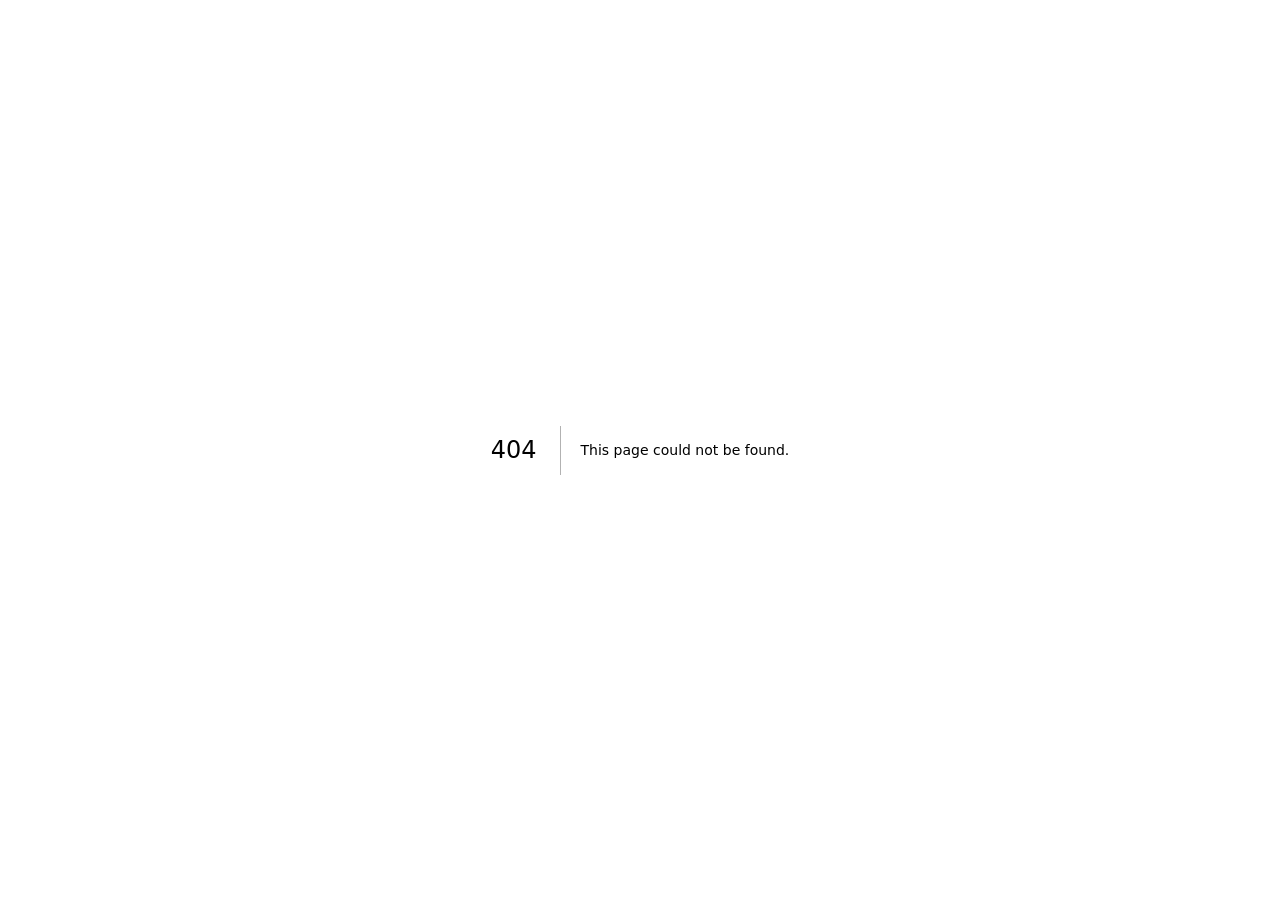
<file: 404/index.html>
<!DOCTYPE html><html lang="en"><head><meta charSet="utf-8"/><meta name="viewport" content="width=device-width, initial-scale=1"/><link rel="stylesheet" crossorigin="anonymous" href="/_next/static/css/CS7tl5Sb.css" data-rsc-css-href="/_next/static/css/CS7tl5Sb.css" data-precedence="vite-rsc/importer-resources"/><link rel="modulepreload" fetchPriority="low" href="/_next/static/chunks/BwPM07bv.js" crossorigin=""/><script src="/_next/static/chunks/CcyWYbDU.js" type="module" async="" crossorigin="" fetchPriority="low"></script><script src="/_next/static/chunks/B0PXqnjO.js" type="module" async="" crossorigin="" fetchPriority="low"></script><script src="/_next/static/chunks/CGlGPfYm.js" type="module" async="" crossorigin="" fetchPriority="low"></script><link rel="modulepreload" href="/_next/static/chunks/SFcG4F4c.js" crossorigin="" fetchPriority="low"/><link rel="modulepreload" href="/_next/static/chunks/ejSfnyLm.js" crossorigin="" fetchPriority="low"/><meta name="robots" content="noindex"/><title>Luxury Web Development for Residential Brands | Bootstrap</title><meta name="description" content="Bootstrap is a luxury web development studio creating custom websites and digital experiences for residential and real estate brands."/><meta name="application-name" content="Bootstrap"/><meta name="creator" content="Bootstrap"/><meta name="publisher" content="Bootstrap"/><meta name="robots" content="index, follow, max-image-preview:large, max-snippet:-1, max-video-preview:-1"/><meta property="og:title" content="Luxury Web Development for Residential Brands | Bootstrap"/><meta property="og:description" content="Bootstrap is a luxury web development studio creating custom websites and digital experiences for residential and real estate brands."/><meta property="og:url" content="https://bootstrap.io/"/><meta property="og:site_name" content="Bootstrap"/><meta property="og:type" content="website"/><meta property="og:locale" content="en_US"/><meta property="og:image" content="https://bootstrap.io/images/hero-beachfront.webp"/><meta property="og:image:width" content="1920"/><meta property="og:image:height" content="1080"/><meta property="og:image:alt" content="Beachfront living room overlooking the ocean"/><meta name="twitter:card" content="summary_large_image"/><meta name="twitter:title" content="Luxury Web Development for Residential Brands | Bootstrap"/><meta name="twitter:description" content="Bootstrap is a luxury web development studio creating custom websites and digital experiences for residential and real estate brands."/><meta name="twitter:image" content="https://bootstrap.io/images/hero-beachfront.webp"/><link rel="icon" href="/favicon.png" type="image/png" sizes="64x64"/><link rel="canonical" href="https://bootstrap.io/"/><meta name="theme-color" content="#080808"/><meta name="color-scheme" content="dark"/><title>404: This page could not be found.</title><script>Object.assign(((self[Symbol.for("vinext.navigationRuntime")]??={bootstrap:{routeManifest:null},functions:{}}).bootstrap.rsc??={rsc:[]}),{params:{},nav:{"pathname":"/__vinext_nonexistent_for_404__/","searchParams":[]}})</script><link rel="preload" href="/_next/static/_vinext_fonts/inter-9df0d028785c/inter-1ab1ad55.woff2" as="font" type="font/woff2" crossorigin />
<style data-vinext-fonts>/* cyrillic-ext */
@font-face {
  font-family: 'Inter';
  font-style: normal;
  font-weight: 100 900;
  font-display: swap;
  src: url(/_next/static/_vinext_fonts/inter-9df0d028785c/inter-7249155f.woff2) format('woff2');
  unicode-range: U+0460-052F, U+1C80-1C8A, U+20B4, U+2DE0-2DFF, U+A640-A69F, U+FE2E-FE2F;
}
/* cyrillic */
@font-face {
  font-family: 'Inter';
  font-style: normal;
  font-weight: 100 900;
  font-display: swap;
  src: url(/_next/static/_vinext_fonts/inter-9df0d028785c/inter-e34c5f1b.woff2) format('woff2');
  unicode-range: U+0301, U+0400-045F, U+0490-0491, U+04B0-04B1, U+2116;
}
/* greek-ext */
@font-face {
  font-family: 'Inter';
  font-style: normal;
  font-weight: 100 900;
  font-display: swap;
  src: url(/_next/static/_vinext_fonts/inter-9df0d028785c/inter-6e1a6b2b.woff2) format('woff2');
  unicode-range: U+1F00-1FFF;
}
/* greek */
@font-face {
  font-family: 'Inter';
  font-style: normal;
  font-weight: 100 900;
  font-display: swap;
  src: url(/_next/static/_vinext_fonts/inter-9df0d028785c/inter-656bbed6.woff2) format('woff2');
  unicode-range: U+0370-0377, U+037A-037F, U+0384-038A, U+038C, U+038E-03A1, U+03A3-03FF;
}
/* vietnamese */
@font-face {
  font-family: 'Inter';
  font-style: normal;
  font-weight: 100 900;
  font-display: swap;
  src: url(/_next/static/_vinext_fonts/inter-9df0d028785c/inter-fc83e075.woff2) format('woff2');
  unicode-range: U+0102-0103, U+0110-0111, U+0128-0129, U+0168-0169, U+01A0-01A1, U+01AF-01B0, U+0300-0301, U+0303-0304, U+0308-0309, U+0323, U+0329, U+1EA0-1EF9, U+20AB;
}
/* latin-ext */
@font-face {
  font-family: 'Inter';
  font-style: normal;
  font-weight: 100 900;
  font-display: swap;
  src: url(/_next/static/_vinext_fonts/inter-9df0d028785c/inter-749a3084.woff2) format('woff2');
  unicode-range: U+0100-02BA, U+02BD-02C5, U+02C7-02CC, U+02CE-02D7, U+02DD-02FF, U+0304, U+0308, U+0329, U+1D00-1DBF, U+1E00-1E9F, U+1EF2-1EFF, U+2020, U+20A0-20AB, U+20AD-20C4, U+2113, U+2C60-2C7F, U+A720-A7FF;
}
/* latin */
@font-face {
  font-family: 'Inter';
  font-style: normal;
  font-weight: 100 900;
  font-display: swap;
  src: url(/_next/static/_vinext_fonts/inter-9df0d028785c/inter-1ab1ad55.woff2) format('woff2');
  unicode-range: U+0000-00FF, U+0131, U+0152-0153, U+02BB-02BC, U+02C6, U+02DA, U+02DC, U+0304, U+0308, U+0329, U+2000-206F, U+20AC, U+2122, U+2191, U+2193, U+2212, U+2215, U+FEFF, U+FFFD;
}

@font-face {
  font-family: 'Inter Fallback';
  src: local("Arial");
  ascent-override: 90.44%;
  descent-override: 22.52%;
  line-gap-override: 0.00%;
  size-adjust: 107.12%;
}

.__font_inter_1wea0hv { font-family: 'Inter', 'Inter Fallback'; font-style: normal; }

.__variable_inter_1wea0hv { --font-inter: 'Inter', 'Inter Fallback'; }
</style>
</head><body class="__variable_inter_1wea0hv"><noscript><iframe src="https://www.googletagmanager.com/ns.html?id=GTM-TR2KGK97" height="0" width="0" style="display:none;visibility:hidden" title="Google Tag Manager"></iframe></noscript><div style="font-family:system-ui,&quot;Segoe UI&quot;,Roboto,Helvetica,Arial,sans-serif,&quot;Apple Color Emoji&quot;,&quot;Segoe UI Emoji&quot;;height:100vh;text-align:center;display:flex;flex-direction:column;align-items:center;justify-content:center"><div><style>body{color:#000;background:#fff;margin:0}.next-error-h1{border-right:1px solid rgba(0,0,0,.3)}@media (prefers-color-scheme:dark){body{color:#fff;background:#000}.next-error-h1{border-right:1px solid rgba(255,255,255,.3)}}</style><h1 class="next-error-h1" style="display:inline-block;margin:0 20px 0 0;padding:0 23px 0 0;font-size:24px;font-weight:500;vertical-align:top;line-height:49px">404</h1><div style="display:inline-block"><h2 style="font-size:14px;font-weight:400;line-height:49px;margin:0">This page could not be found.</h2></div></div></div><script type="module" src="/_next/static/chunks/BwPM07bv.js" crossorigin="" id="_R_" async=""></script><script>(self.__next_f=self.__next_f||[]).push([0])</script><script>self.addEventListener("DOMContentLoaded",()=>{if(self.__next_f?.push===Array.prototype.push)self.__next_f.length=0},{once:true})</script><script>((self[Symbol.for("vinext.navigationRuntime")]??={bootstrap:{routeManifest:null},functions:{}}).bootstrap.rsc??={rsc:[]}).rsc.push("1:\"m/_next/static/chunks/ejSfnyLm.js\"\n2:I[\"60f387d9e0f4\",[\"$1\",\"\"],\"default\",1]\n4:\"$Sreact.fragment\"\n:HL[\"/_next/static/css/CS7tl5Sb.css\",\"style\",{\"crossOrigin\":\"anonymous\"}]\n3:[\"$\",\"iframe\",null,{\"src\":\"https://www.googletagmanager.com/ns.html?id=GTM-TR2KGK97\",\"height\":\"0\",\"width\":\"0\",\"style\":{\"display\":\"none\",\"visibility\":\"hidden\"},\"title\":\"Google Tag Manager\"}]\n0:{\"__route\":\"route:/__vinext_nonexistent_for_404__/\",\"__interceptionContext\":null,\"__layoutIds\":[],\"__rootLayout\":null,\"__artifactCompatibility\":{\"schemaVersion\":1,\"graphVersion\":null,\"deploymentVersion\":\"db0a3bc7-b721-4a79-85dd-f33056940416\",\"appElementsSchemaVersion\":1,\"rscPayloadSchemaVersion\":1,\"rootBoundaryId\":null,\"renderEpoch\":null},\"route:/__vinext_nonexistent_for_404__/\":[[[\"$\",\"link\",\"css:/_next/static/css/CS7tl5Sb.css\",{\"rel\":\"stylesheet\",\"crossOrigin\":\"anonymous\",\"precedence\":\"vite-rsc/importer-resources\",\"href\":\"/_next/static/css/CS7tl5Sb.css\",\"data-rsc-css-href\":\"/_next/static/css/CS7tl5Sb.css\"}],\"$undefined\"],[\"$\",\"html\",null,{\"lang\":\"en\",\"children\":[\"$\",\"body\",null,{\"className\":\"__variable_inter_1wea0hv\",\"children\":[[[\"$\",\"$L2\",null,{\"id\":\"google-tag-manager\",\"strategy\":\"lazyOnload\",\"dangerouslySetInnerHTML\":{\"__html\":\"(function(w,d,s,l,i){w[l]=w[l]||[];w[l].push({'gtm.start':new Date().getTime(),event:'gtm.js'});var f=d.getElementsByTagName(s)[0],j=d.createElement(s),dl=l!='dataLayer'?'&l='+l:'';j.async=true;j.src='https://www.googletagmanager.com/gtm.js?id='+i+dl;f.parentNode.insertBefore(j,f);})(window,document,'script','dataLayer','GTM-TR2KGK97');\"}}],[\"$\",\"noscript\",null,{\"children\":\"$3\"}]],null,[[\"$\",\"meta\",\"charset\",{\"charSet\":\"utf-8\"}],[\"$\",\"meta\",\"robots\",{\"name\":\"robots\",\"content\":\"noindex\"}],[\"$\",\"$4\",\"metadata\",{\"children\":[[\"$\",\"title\",\"0\",{\"children\":\"Luxury Web Development for Residential Brands | Bootstrap\"}],[\"$\",\"meta\",\"1\",{\"name\":\"description\",\"content\":\"Bootstrap is a luxury web development studio creating custom websites and digital experiences for residential and real estate brands.\"}],[\"$\",\"meta\",\"2\",{\"name\":\"application-name\",\"content\":\"Bootstrap\"}],[\"$\",\"meta\",\"3\",{\"name\":\"creator\",\"content\":\"Bootstrap\"}],[\"$\",\"meta\",\"4\",{\"name\":\"publisher\",\"content\":\"Bootstrap\"}],[\"$\",\"meta\",\"5\",{\"name\":\"robots\",\"content\":\"index, follow, max-image-preview:large, max-snippet:-1, max-video-preview:-1\"}],[\"$\",\"meta\",\"6\",{\"property\":\"og:title\",\"content\":\"Luxury Web Development for Residential Brands | Bootstrap\"}],[\"$\",\"meta\",\"7\",{\"property\":\"og:description\",\"content\":\"Bootstrap is a luxury web development studio creating custom websites and digital experiences for residential and real estate brands.\"}],[\"$\",\"meta\",\"8\",{\"property\":\"og:url\",\"content\":\"https://bootstrap.io/\"}],[\"$\",\"meta\",\"9\",{\"property\":\"og:site_name\",\"content\":\"Bootstrap\"}],[\"$\",\"meta\",\"10\",{\"property\":\"og:type\",\"content\":\"website\"}],[\"$\",\"meta\",\"11\",{\"property\":\"og:locale\",\"content\":\"en_US\"}],[\"$\",\"meta\",\"12\",{\"property\":\"og:image\",\"content\":\"https://bootstrap.io/images/hero-beachfront.webp\"}],[\"$\",\"meta\",\"13\",{\"property\":\"og:image:width\",\"content\":\"1920\"}],[\"$\",\"meta\",\"14\",{\"property\":\"og:image:height\",\"content\":\"1080\"}],[\"$\",\"meta\",\"15\",{\"property\":\"og:image:alt\",\"content\":\"Beachfront living room overlooking the ocean\"}],[\"$\",\"meta\",\"16\",{\"name\":\"twitter:card\",\"content\":\"summary_large_image\"}],[\"$\",\"meta\",\"17\",{\"name\":\"twitter:title\",\"content\":\"Luxury Web Development for Residential Brands | Bootstrap\"}],[\"$\",\"meta\",\"18\",{\"name\":\"twitter:description\",\"content\":\"Bootstrap is a luxury web development studio creating custom websites and digital experiences for residential and real estate brands.\"}],[\"$\",\"meta\",\"19\",{\"name\":\"twitter:image\",\"content\":\"https://bootstrap.io/images/hero-beachfront.webp\"}],[\"$\",\"link\",\"20\",{\"data-vinext-streamed-icon\":\"$undefined\",\"rel\":\"icon\",\"href\":\"/favicon.png\",\"type\":\"image/png\",\"sizes\":\"64x64\",\"color\":\"$undefined\",\"media\":\"$undefined\",\"fetchPriority\":\"$undefined\"}],[\"$\",\"link\",\"21\",{\"rel\":\"canonical\",\"href\":\"https://bootstrap.io/\"}]]}],[\"$\",\"$4\",\"viewport\",{\"children\":[[\"$\",\"meta\",\"0\",{\"name\":\"viewport\",\"content\":\"width=device-width, initial-scale=1\"}],[\"$\",\"meta\",\"1\",{\"name\":\"theme-color\",\"content\":\"#080808\"}],[\"$\",\"meta\",\"2\",{\"name\":\"color-scheme\",\"content\":\"dark\"}]]}],[[\"$\",\"title\",null,{\"children\":\"404: This page could not be found.\"}],[\"$\",\"div\",null,{\"style\":{\"fontFamily\":\"system-ui,\\\"Segoe UI\\\",Roboto,Helvetica,Arial,sans-serif,\\\"Apple Color Emoji\\\",\\\"Segoe UI Emoji\\\"\",\"height\":\"100vh\",\"textAlign\":\"center\",\"display\":\"flex\",\"flexDirection\":\"column\",\"alignItems\":\"center\",\"justifyContent\":\"center\"},\"children\":\"$L5\"}]]]]}]}]]}\n5:[\"$\",\"div\",null,{\"children\":[[\"$\",\"style\",null,{\"dangerouslySetInnerHTML\":{\"__html\":\"body{color:#000;background:#fff;margin:0}.next-error-h1{border-right:1px solid rgba(0,0,0,.3)}@media (prefers-color-scheme:dark){body{color:#fff;background:#000}.next-error-h1{border-right:1px solid rgba(255,255,255,.3)}}\"}}],[\"$\",\"h1\",null,{\"className\":\"next-error-h1\",\"style\":{\"display\":\"inline-block\",\"margin\":\"0 20px 0 0\",\"padding\":\"0 23px 0 0\",\"fontSize\":24,\"fontWeight\":500,\"verticalAlign\":\"top\",\"lineHeight\":\"49px\"},\"children\":404}],[\"$\",\"div\",null,{\"style\":{\"display\":\"inline-block\"},\"children\":[\"$\",\"h2\",null,{\"style\":{\"fontSize\":14,\"fontWeight\":400,\"lineHeight\":\"49px\",\"margin\":0},\"children\":\"This page could not be found.\"}]}]]}]\n")</script><script>self.__next_f.push([1,"1:\"m/_next/static/chunks/ejSfnyLm.js\"\n2:I[\"60f387d9e0f4\",[\"$1\",\"\"],\"default\",1]\n4:\"$Sreact.fragment\"\n:HL[\"/_next/static/css/CS7tl5Sb.css\",\"style\",{\"crossOrigin\":\"anonymous\"}]\n3:[\"$\",\"iframe\",null,{\"src\":\"https://www.googletagmanager.com/ns.html?id=GTM-TR2KGK97\",\"height\":\"0\",\"width\":\"0\",\"style\":{\"display\":\"none\",\"visibility\":\"hidden\"},\"title\":\"Google Tag Manager\"}]\n0:{\"__route\":\"route:/__vinext_nonexistent_for_404__/\",\"__interceptionContext\":null,\"__layoutIds\":[],\"__rootLayout\":null,\"__artifactCompatibility\":{\"schemaVersion\":1,\"graphVersion\":null,\"deploymentVersion\":\"db0a3bc7-b721-4a79-85dd-f33056940416\",\"appElementsSchemaVersion\":1,\"rscPayloadSchemaVersion\":1,\"rootBoundaryId\":null,\"renderEpoch\":null},\"route:/__vinext_nonexistent_for_404__/\":[[[\"$\",\"link\",\"css:/_next/static/css/CS7tl5Sb.css\",{\"rel\":\"stylesheet\",\"crossOrigin\":\"anonymous\",\"precedence\":\"vite-rsc/importer-resources\",\"href\":\"/_next/static/css/CS7tl5Sb.css\",\"data-rsc-css-href\":\"/_next/static/css/CS7tl5Sb.css\"}],\"$undefined\"],[\"$\",\"html\",null,{\"lang\":\"en\",\"children\":[\"$\",\"body\",null,{\"className\":\"__variable_inter_1wea0hv\",\"children\":[[[\"$\",\"$L2\",null,{\"id\":\"google-tag-manager\",\"strategy\":\"lazyOnload\",\"dangerouslySetInnerHTML\":{\"__html\":\"(function(w,d,s,l,i){w[l]=w[l]||[];w[l].push({'gtm.start':new Date().getTime(),event:'gtm.js'});var f=d.getElementsByTagName(s)[0],j=d.createElement(s),dl=l!='dataLayer'?'\u0026l='+l:'';j.async=true;j.src='https://www.googletagmanager.com/gtm.js?id='+i+dl;f.parentNode.insertBefore(j,f);})(window,document,'script','dataLayer','GTM-TR2KGK97');\"}}],[\"$\",\"noscript\",null,{\"children\":\"$3\"}]],null,[[\"$\",\"meta\",\"charset\",{\"charSet\":\"utf-8\"}],[\"$\",\"meta\",\"robots\",{\"name\":\"robots\",\"content\":\"noindex\"}],[\"$\",\"$4\",\"metadata\",{\"children\":[[\"$\",\"title\",\"0\",{\"children\":\"Luxury Web Development for Residential Brands | Bootstrap\"}],[\"$\",\"meta\",\"1\",{\"name\":\"description\",\"content\":\"Bootstrap is a luxury web development studio creating custom websites and digital experiences for residential and real estate brands.\"}],[\"$\",\"meta\",\"2\",{\"name\":\"application-name\",\"content\":\"Bootstrap\"}],[\"$\",\"meta\",\"3\",{\"name\":\"creator\",\"content\":\"Bootstrap\"}],[\"$\",\"meta\",\"4\",{\"name\":\"publisher\",\"content\":\"Bootstrap\"}],[\"$\",\"meta\",\"5\",{\"name\":\"robots\",\"content\":\"index, follow, max-image-preview:large, max-snippet:-1, max-video-preview:-1\"}],[\"$\",\"meta\",\"6\",{\"property\":\"og:title\",\"content\":\"Luxury Web Development for Residential Brands | Bootstrap\"}],[\"$\",\"meta\",\"7\",{\"property\":\"og:description\",\"content\":\"Bootstrap is a luxury web development studio creating custom websites and digital experiences for residential and real estate brands.\"}],[\"$\",\"meta\",\"8\",{\"property\":\"og:url\",\"content\":\"https://bootstrap.io/\"}],[\"$\",\"meta\",\"9\",{\"property\":\"og:site_name\",\"content\":\"Bootstrap\"}],[\"$\",\"meta\",\"10\",{\"property\":\"og:type\",\"content\":\"website\"}],[\"$\",\"meta\",\"11\",{\"property\":\"og:locale\",\"content\":\"en_US\"}],[\"$\",\"meta\",\"12\",{\"property\":\"og:image\",\"content\":\"https://bootstrap.io/images/hero-beachfront.webp\"}],[\"$\",\"meta\",\"13\",{\"property\":\"og:image:width\",\"content\":\"1920\"}],[\"$\",\"meta\",\"14\",{\"property\":\"og:image:height\",\"content\":\"1080\"}],[\"$\",\"meta\",\"15\",{\"property\":\"og:image:alt\",\"content\":\"Beachfront living room overlooking the ocean\"}],[\"$\",\"meta\",\"16\",{\"name\":\"twitter:card\",\"content\":\"summary_large_image\"}],[\"$\",\"meta\",\"17\",{\"name\":\"twitter:title\",\"content\":\"Luxury Web Development for Residential Brands | Bootstrap\"}],[\"$\",\"meta\",\"18\",{\"name\":\"twitter:description\",\"content\":\"Bootstrap is a luxury web development studio creating custom websites and digital experiences for residential and real estate brands.\"}],[\"$\",\"meta\",\"19\",{\"name\":\"twitter:image\",\"content\":\"https://bootstrap.io/images/hero-beachfront.webp\"}],[\"$\",\"link\",\"20\",{\"data-vinext-streamed-icon\":\"$undefined\",\"rel\":\"icon\",\"href\":\"/favicon.png\",\"type\":\"image/png\",\"sizes\":\"64x64\",\"color\":\"$undefined\",\"media\":\"$undefined\",\"fetchPriority\":\"$undefined\"}],[\"$\",\"link\",\"21\",{\"rel\":\"canonical\",\"href\":\"https://bootstrap.io/\"}]]}],[\"$\",\"$4\",\"viewport\",{\"children\":[[\"$\",\"meta\",\"0\",{\"name\":\"viewport\",\"content\":\"width=device-width, initial-scale=1\"}],[\"$\",\"meta\",\"1\",{\"name\":\"theme-color\",\"content\":\"#080808\"}],[\"$\",\"meta\",\"2\",{\"name\":\"color-scheme\",\"content\":\"dark\"}]]}],[[\"$\",\"title\",null,{\"children\":\"404: This page could not be found.\"}],[\"$\",\"div\",null,{\"style\":{\"fontFamily\":\"system-ui,\\\"Segoe UI\\\",Roboto,Helvetica,Arial,sans-serif,\\\"Apple Color Emoji\\\",\\\"Segoe UI Emoji\\\"\",\"height\":\"100vh\",\"textAlign\":\"center\",\"display\":\"flex\",\"flexDirection\":\"column\",\"alignItems\":\"center\",\"justifyContent\":\"center\"},\"children\":\"$L5\"}]]]]}]}]]}\n5:[\"$\",\"div\",null,{\"children\":[[\"$\",\"style\",null,{\"dangerouslySetInnerHTML\":{\"__html\":\"body{color:#000;background:#fff;margin:0}.next-error-h1{border-right:1px solid rgba(0,0,0,.3)}@media (prefers-color-scheme:dark){body{color:#fff;background:#000}.next-error-h1{border-right:1px solid rgba(255,255,255,.3)}}\"}}],[\"$\",\"h1\",null,{\"className\":\"next-error-h1\",\"style\":{\"display\":\"inline-block\",\"margin\":\"0 20px 0 0\",\"padding\":\"0 23px 0 0\",\"fontSize\":24,\"fontWeight\":500,\"verticalAlign\":\"top\",\"lineHeight\":\"49px\"},\"children\":404}],[\"$\",\"div\",null,{\"style\":{\"display\":\"inline-block\"},\"children\":[\"$\",\"h2\",null,{\"style\":{\"fontSize\":14,\"fontWeight\":400,\"lineHeight\":\"49px\",\"margin\":0},\"children\":\"This page could not be found.\"}]}]]}]\n"])</script><script>((self[Symbol.for("vinext.navigationRuntime")]??={bootstrap:{routeManifest:null},functions:{}}).bootstrap.rsc??={rsc:[]}).done=true</script></body></html>
</file>
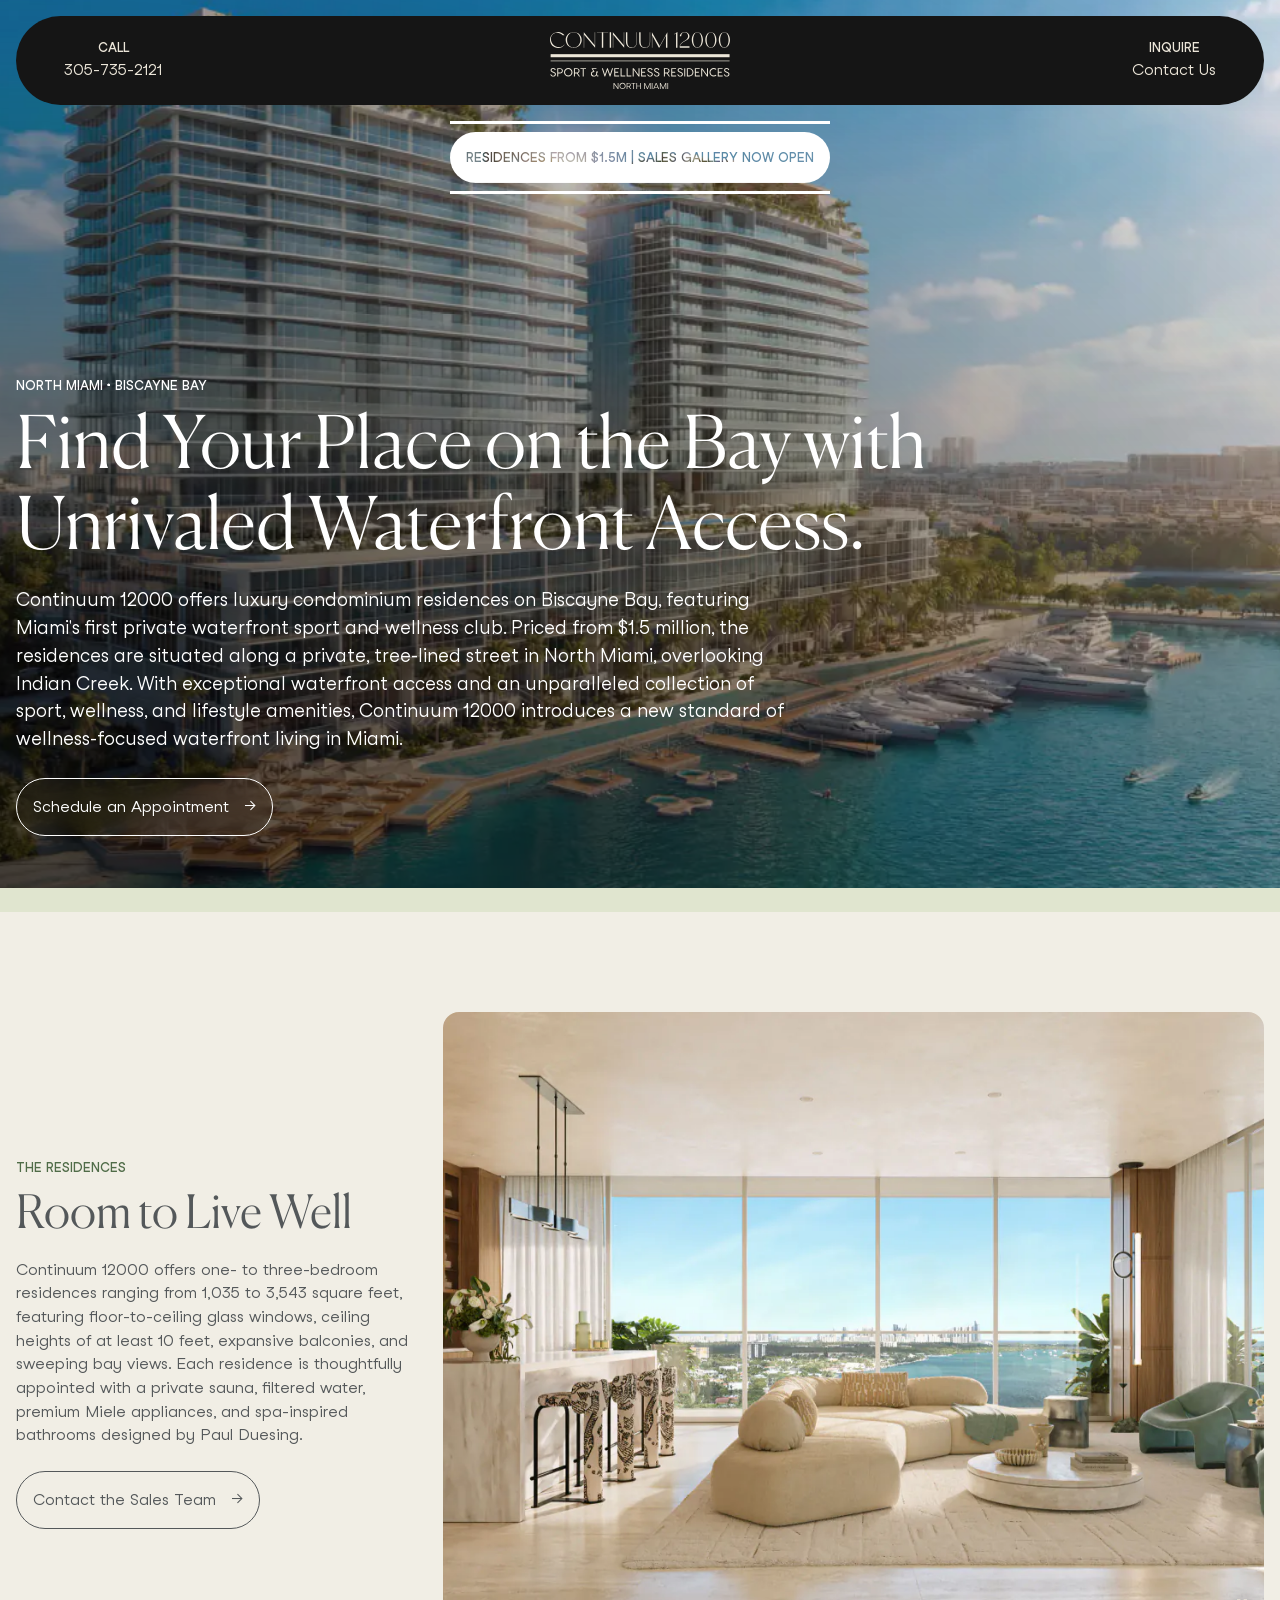
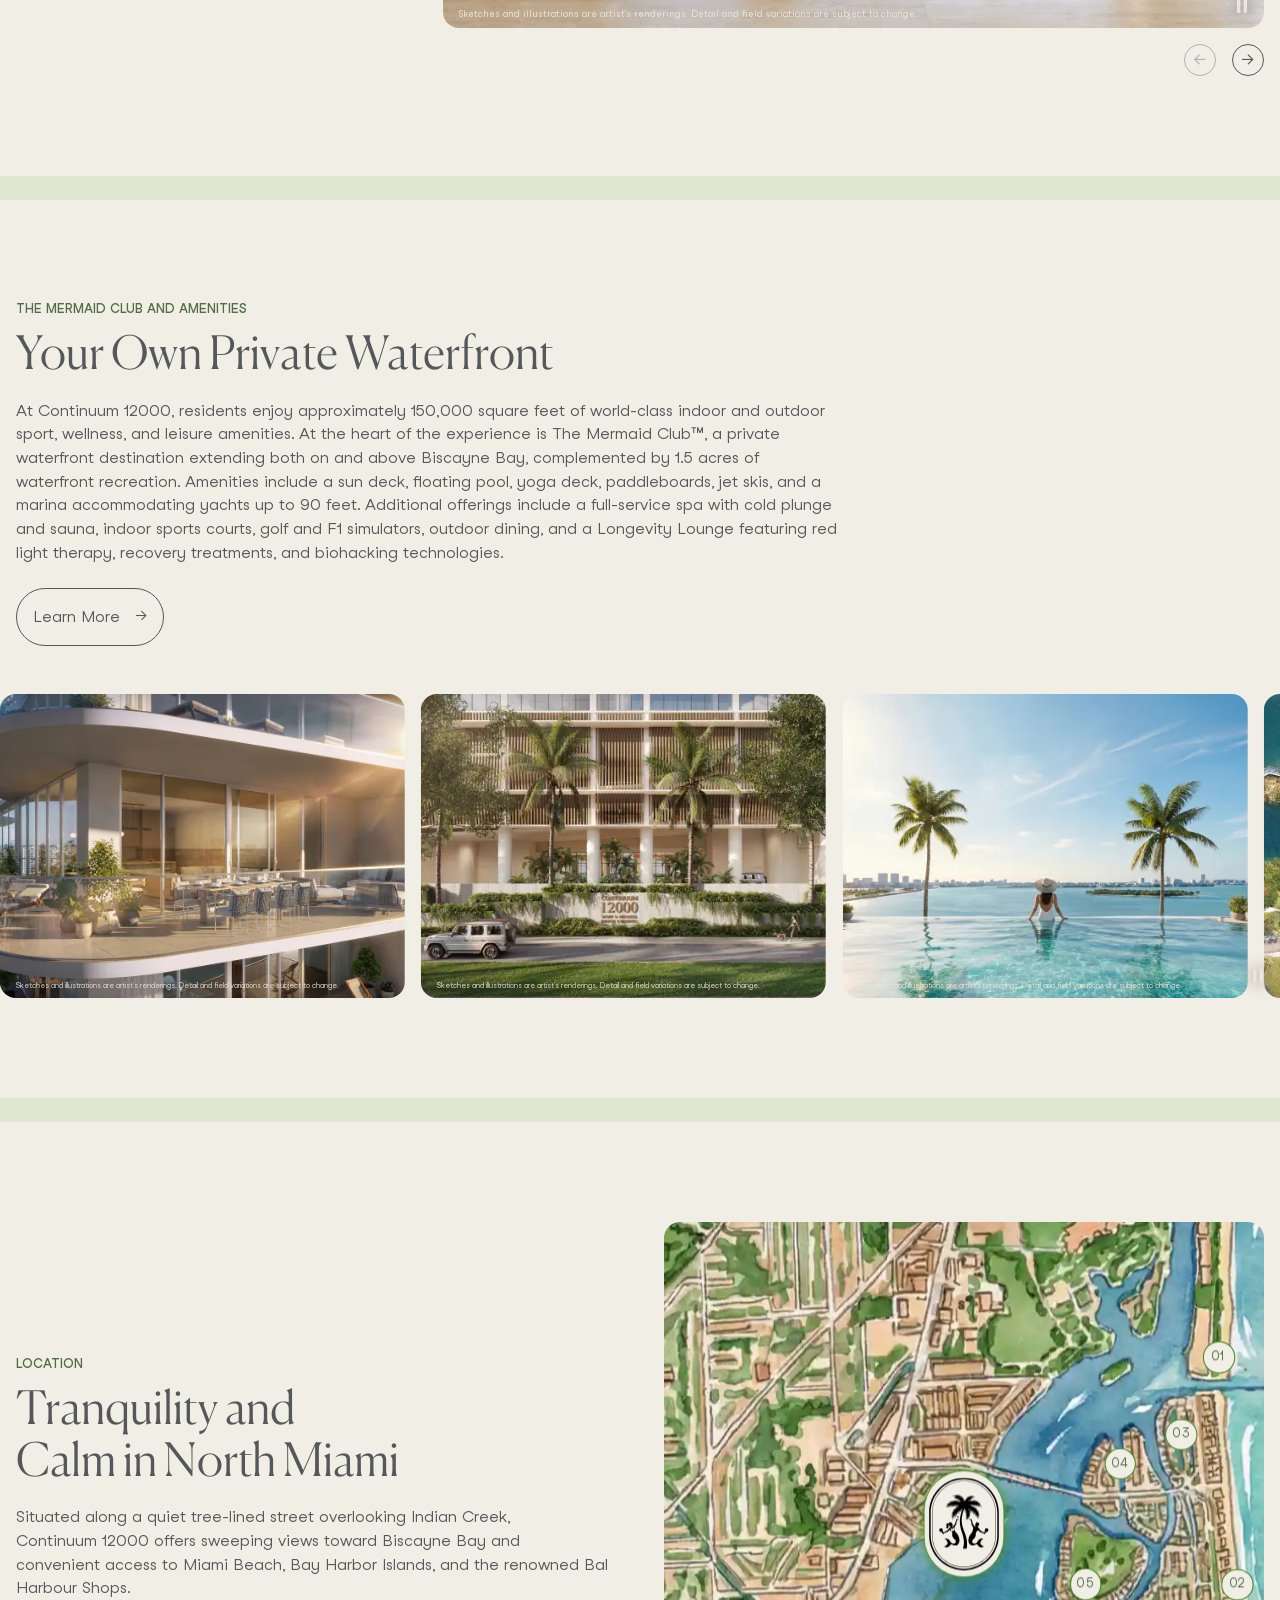
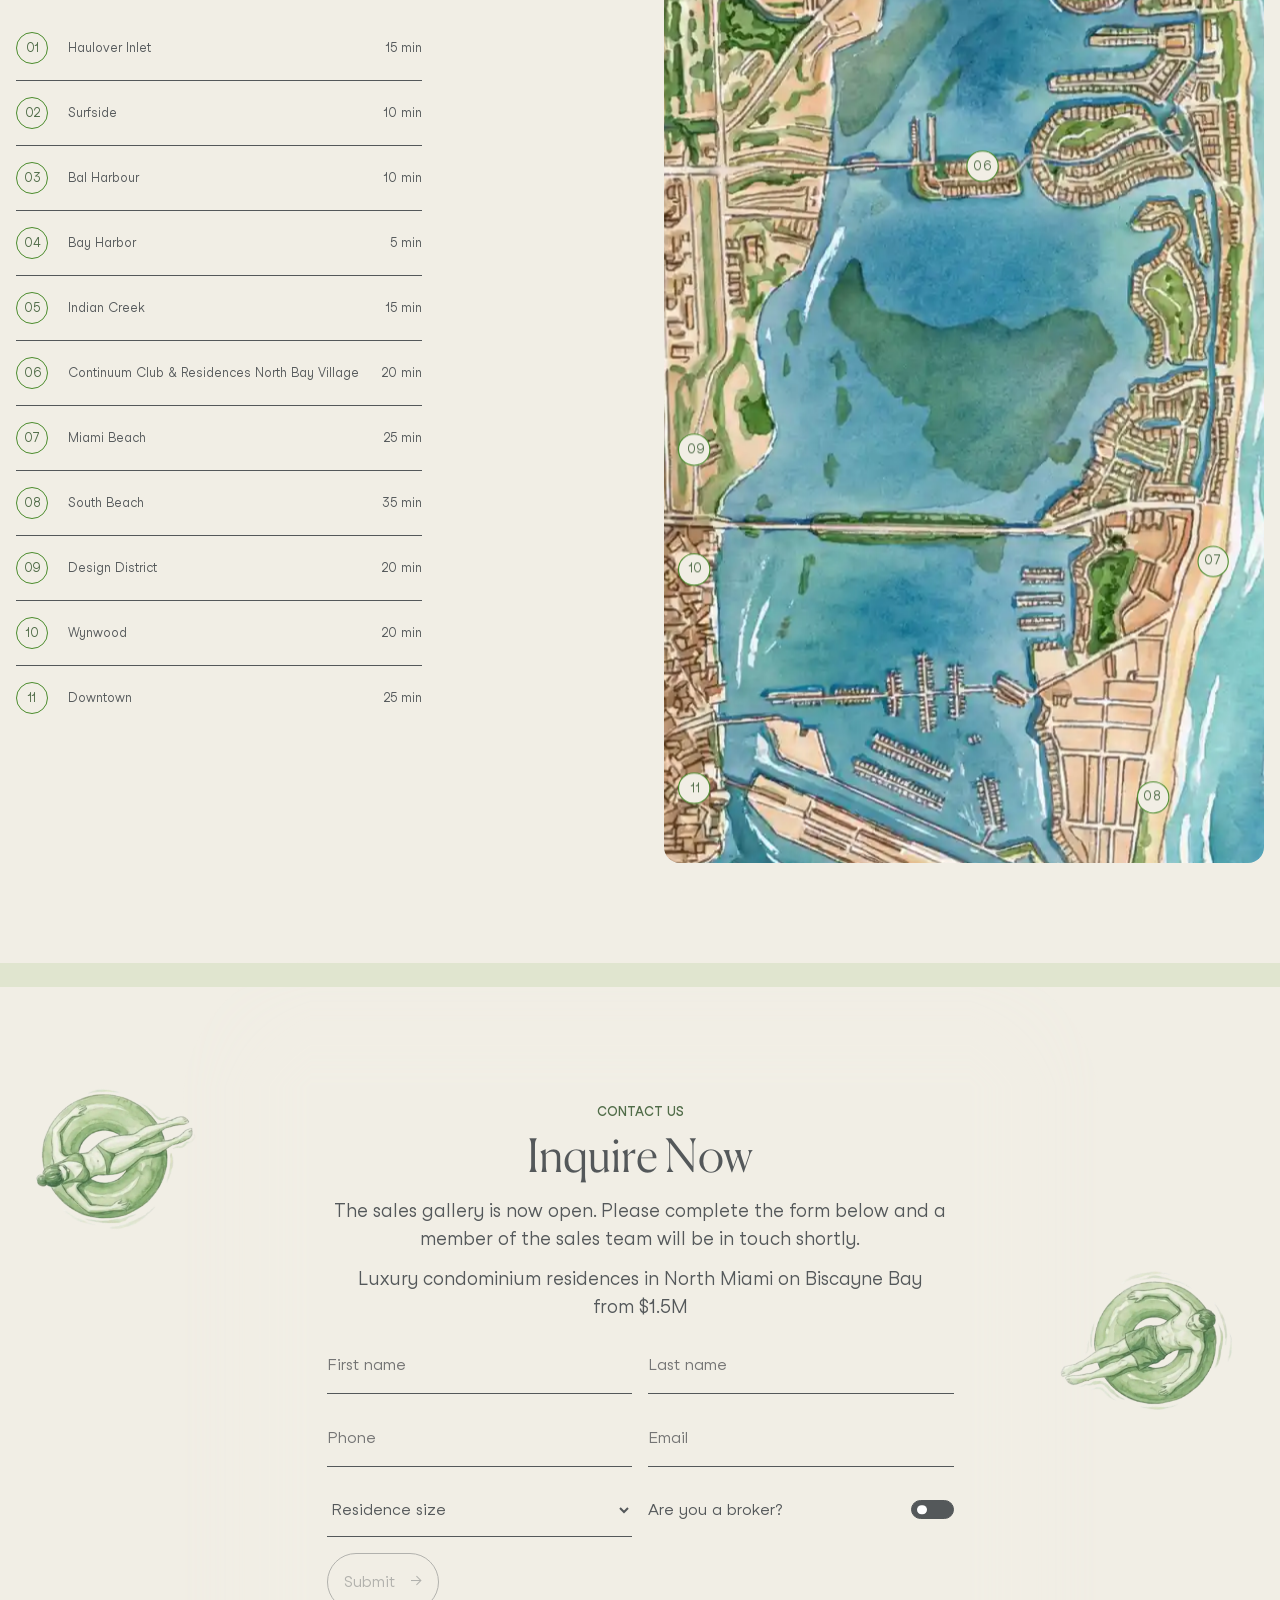
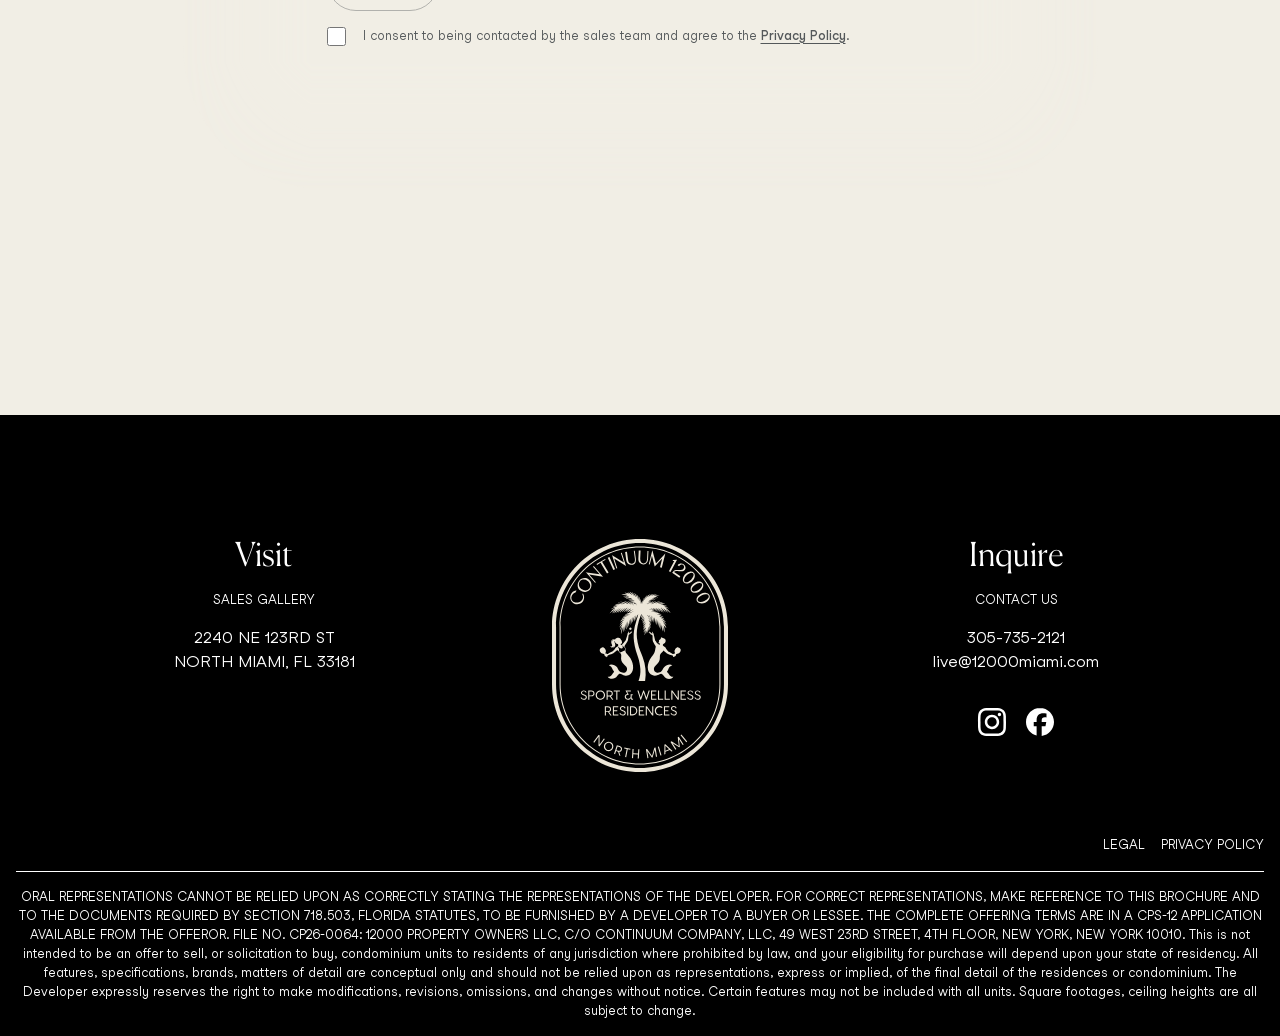
<file: continuum12000/index.html>
<!doctype html> <html lang="en-US"> <head><meta name="robots" content="noindex,nofollow"> <meta charset="utf-8"> <meta name="viewport" content="width=device-width,initial-scale=1"> <script>(function(w,d,s,l,i){w[l]=w[l]||[];w[l].push({'gtm.start':
new Date().getTime(),event:'gtm.js'});var f=d.getElementsByTagName(s)[0],
j=d.createElement(s),dl=l!='dataLayer'?'&l='+l:'';j.async=true;j.src=
'https://www.googletagmanager.com/gtm.js?id='+i+dl;f.parentNode.insertBefore(j,f);
})(window,document,'script','dataLayer',"GTM-KKXJ7S5B");</script> <script async src="https://www.googletagmanager.com/gtag/js?id=G-55KPPZJGJG"></script> <script> window.dataLayer=window.dataLayer||[];function gtag(){dataLayer.push(arguments);}
gtag('js', new Date());
gtag('config',"G-55KPPZJGJG"); </script> <script> !function(f,b,e,v,n,t,s)
{if(f.fbq)return;n=f.fbq=function(){n.callMethod?
n.callMethod.apply(n,arguments):n.queue.push(arguments)};
if(!f._fbq)f._fbq=n;n.push=n;n.loaded=!0;n.version='2.0';
n.queue=[];t=b.createElement(e);t.async=!0;
t.src=v;s=b.getElementsByTagName(e)[0];
s.parentNode.insertBefore(t,s)}(window, document,'script',
'https://connect.facebook.net/en_US/fbevents.js');
fbq('init',"930992746029704");
fbq('track', 'PageView'); </script> <title>Staging Preview</title>    <link rel="icon" type="image/png" href="library/favicon-green-pill.png"> <script>if(location.protocol!=="file:"){const link=document.createElement("link");link.rel="manifest";link.href="site.webmanifest";document.head.append(link)}</script> <meta name="theme-color" content="#4A8B2C"> <link rel="preload" href="library/display.otf" as="font" type="font/otf" crossorigin> <link rel="preload" href="library/text.ttf" as="font" type="font/ttf" crossorigin> <link rel="preload" href="library/textMedium.ttf" as="font" type="font/ttf" crossorigin> <style>:root{--color-green: #4A8B2C;--color-error: #A32124;--color-sage: #E0E5CF;--color-cream: #ECE6D9;--color-body-background: #F1EEE5;--color-preview-grey: #E0E1DF;--color-graphite: #54585A;--color-white: #FFFFFF;--color-black: #000000;--color-charcoal: #151515;--font-display: "Canela", Georgia, serif;--font-text: "Studio Feixen Sans", Arial, sans-serif;--typography-label-font-family: var(--font-text);--typography-label-font-size: calc(var(--typography-paragraph-font-size) * .8);--rendering-disclaimer-font-size: calc(var(--typography-label-font-size) * .7);--rendering-disclaimer-overlay-font-size: clamp(.4375rem, 1.9cqi, var(--rendering-disclaimer-font-size));--rendering-disclaimer-fit-char-scale: 52;--rendering-disclaimer-overlay-fit-font-size: clamp(.375rem, calc((100cqi - 2 * var(--space)) / var(--rendering-disclaimer-fit-char-scale)), var(--rendering-disclaimer-font-size));--rendering-disclaimer-overlay-padding: calc(var(--space) * .5) var(--space);--rendering-disclaimer-overlay-line-height: 1.1;--typography-label-font-weight: 400;--typography-label-tracking: 0;--typography-copy-line-height: 1.48;--typography-display-line-height: 1.12;--typography-hero-font-family: var(--font-display);--typography-hero-font-size: clamp(2.5rem, 1.5rem + 3.8vw, 5.75rem);--typography-hero-font-weight: 300;--typography-hero-tracking: 0;--typography-heading-font-family: var(--font-display);--typography-heading-font-size: clamp(2rem, 1rem + 2.35vw, 4rem);--typography-heading-font-weight: 300;--typography-heading-tracking: 0;--typography-title-font-family: var(--font-display);--typography-title-font-size: clamp(1.5rem, 1.1rem + 1.2vw, 2.5rem);--typography-title-font-weight: 300;--typography-title-tracking: 0;--typography-lead-font-family: var(--font-text);--typography-lead-font-size: clamp(1rem, .9rem + .35vw, 1.25rem);--typography-lead-font-weight: 400;--typography-lead-tracking: 0;--typography-paragraph-font-family: var(--font-text);--typography-paragraph-font-size: 1rem;--typography-paragraph-font-weight: 400;--typography-paragraph-tracking: 0;--typography-emphasis-font-weight: 500;--space: 16px;--space-section: clamp(calc(5 * var(--space)), 9vw, calc(7 * var(--space)));--hero-content-padding-block-end: calc(4 * var(--space));--block-label-title-gap: calc(.75 * var(--space));--block-content-gap-tight: var(--space);--block-content-gap-relaxed: calc(1.5 * var(--space));--hero-promo-bottom: 0px;--hero-content-padding-block-start: calc(var(--hero-promo-bottom, var(--header-height)) + var(--promo-banner-header-clearance) + var(--promo-banner-rule-gap) + var(--promo-banner-rule-thickness) + 3 * var(--space));--media-split-content-media-gap: calc(2 * var(--space));--media-split-content-media-gap-stacked: calc(3 * var(--space));--content-width: 1280px;--content-width-section: 54rem;--content-width-inquiry-form: 627px;--inquiry-ornament-bleed: 100px;--inquiry-ornament-min-width: 520px;--inquiry-ornament-frame-min-height: clamp(8rem, 18vw, 12rem);--inquiry-ornament-visible-fraction: .75;--inquiry-floatie-width: clamp(6rem, 13.5vw, 13.5rem);--inquiry-floatie-opacity: .82;--inquiry-floatie-motion-factor: .7;--inquiry-floatie-female-top: 18%;--inquiry-floatie-male-top: 42%;--inquiry-floatie-side-inset: 3%;--inquiry-panel-surface: var(--color-body-background);--inquiry-panel-feather: 8rem;--inquiry-panel-mask: linear-gradient(to right, transparent, var(--color-black) var(--inquiry-panel-feather), var(--color-black) calc(100% - var(--inquiry-panel-feather)), transparent), linear-gradient(to bottom, transparent, var(--color-black) var(--inquiry-panel-feather), var(--color-black) calc(100% - var(--inquiry-panel-feather)), transparent);--content-width-reading: 48rem;--content-width-copy: 48rem;--content-width-long-copy: 62ch;--content-width-caption: 52ch;--content-width-body-sample: 45ch;--content-width-display-sample: 14ch;--content-width-logo: 20rem;--content-width-heading-one: 18ch;--content-width-heading-two: 16ch;--header-height: 88px;--header-height-compact: 68px;--hero-height: 100vh;--hero-parallax-image-scale: 1.08;--hero-parallax-image-shift: 88px;--hero-parallax-image-offset: 0px;--location-parallax-image-offset: 0px;--inquiry-parallax-image-offset: 0px;--media-image-focus-center: center center;--media-aspect-ratio: 4 / 3;--media-aspect-ratio-portrait: 3 / 4;--media-width-viewport: 100dvw;--media-width-mobile: 88vw;--media-width-split-desktop: 56vw;--media-width-third-desktop: min(56vw, 52rem);--media-width-thirds-desktop: min(30vw, 32rem);--media-width-styleguide-desktop: 42vw;--control-height: 3.25rem;--motion-duration: .24s;--carousel-transition-duration: 4s;--carousel-manual-transition-duration: 2s;--carousel-autoplay-interval: 4s;--carousel-auto-speed: 25;--carousel-hover-factor: .5;--carousel-inertia-duration: .25s;--button-label-size: clamp(var(--typography-label-font-size), calc(var(--typography-label-font-size) + .3vw), var(--typography-paragraph-font-size));--button-icon-size: clamp(var(--typography-label-font-size), calc(var(--typography-label-font-size) + .15vw), var(--typography-paragraph-font-size));--grid-footer: minmax(0, 1fr) minmax(8rem, 16rem) minmax(0, 1fr);--footer-main-row-gap: calc(4 * var(--space));--footer-main-row-gap-compact: var(--space);--footer-padding-block: var(--space-section) 0 var(--space);--footer-padding-block-compact: calc(2 * var(--space)) 0 calc(1.5 * var(--space));--footer-content-inset-compact: calc(100% - 3 * var(--space));--footer-item-gap: calc(.5 * var(--block-content-gap-tight));--footer-inline-gap: calc(.5 * var(--space));--grid-layout-half: var(--grid-two-column);--grid-layout-third: var(--grid-three-column);--grid-layout-third-reversed: var(--grid-three-column);--grid-layout-thirds: var(--grid-three-column);--grid-styleguide-hero: minmax(0, 1.1fr) minmax(18rem, .9fr);--grid-styleguide-hero-wide: minmax(0, 1fr) minmax(15rem, .8fr);--grid-styleguide-token-row: minmax(9rem, 1fr) minmax(10rem, .9fr) minmax(0, 1.3fr);--grid-styleguide-spacing-row: minmax(8rem, 1fr) minmax(6rem, .8fr) minmax(5rem, auto);--grid-styleguide-effects-preview: minmax(0, 1fr) minmax(7rem, .55fr);--grid-styleguide-effect-summary: minmax(8rem, .8fr) minmax(8rem, .8fr) minmax(0, 1.4fr);--grid-one-column: 1fr;--grid-two-column: repeat(2, minmax(0, 1fr));--grid-three-column: repeat(3, minmax(0, 1fr));--grid-framework-six-column: repeat(6, minmax(0, 1fr));--framework-preview-switch-height: 2rem;--framework-preview-switch-thumb-size: 1rem;--framework-preview-switch-thumb-inset: .5rem;--agent-switch-width: calc(var(--control-height) - var(--checkbox-size) / 2);--agent-switch-thumb-size: calc(var(--checkbox-size) / 2);--agent-switch-thumb-inset: calc(var(--checkbox-size) / 4);--agent-switch-thumb-translate: calc(var(--control-height) - var(--checkbox-size) / 2 - var(--checkbox-size));--shadow-location-key: drop-shadow(0 0 8px var(--color-graphite));--grid-consent: var(--checkbox-column-size) minmax(0, 1fr);--grid-drive-times: var(--location-number-column) minmax(0, 1fr) auto;--grid-drive-times-narrow: var(--location-number-size) minmax(0, 1fr) auto;--grid-styleguide-profile: minmax(7rem, .65fr) minmax(0, 1.35fr);--grid-styleguide-token-row-compact: minmax(0, 1fr) minmax(8rem, .8fr);--grid-styleguide-token-row-mobile: minmax(0, 1fr) minmax(0, 1fr);--grid-styleguide-spacing-row-narrow: minmax(0, 1fr) minmax(5rem, .75fr);--icon-action-size: 2.75rem;--icon-action-glyph-size: 1.25rem;--checkbox-size: 1.2rem;--location-number-size: 2rem;--location-map-key-size: calc(var(--location-number-size) / var(--hero-parallax-image-scale));--location-map-key-font-size: calc(var(--typography-label-font-size) / var(--hero-parallax-image-scale));--location-map-key-line-height: 1;--location-map-key-label-max-width: 40cqw;--location-map-key-anchor-offset: calc(var(--location-map-key-size) / 2);--styleguide-specimen-min-height: 17rem;--styleguide-card-min-height: 12rem;--checkbox-column-size: 1.25rem;--location-number-column: 2.25rem;--location-marker-width: 114;--location-marker-height: 152;--location-marker-radius: 57;--location-marker-x: -57;--location-marker-y: -76;--location-marker-logo-x: -50;--location-marker-logo-y: -66;--location-marker-logo-width: 100;--location-marker-logo-height: 132.65;--content-width-footer-mark: clamp(8rem, 18vw, 11rem);--styleguide-shape-width: 5.5rem;--styleguide-shape-height: 4.25rem;--content-width-styleguide-hero: 38rem;--styleguide-swatch-height: clamp(7rem, 16vw, 12rem);--carousel-slide-width: 100cqi;--carousel-half-slide-width: calc((100cqi - var(--space)) / 2);--framework-carousel-third-slide-width: calc((100cqi - var(--space) - var(--space)) / 3);--carousel-thirds-slide-width: calc((min(var(--media-width-viewport) - 2 * var(--space), var(--content-width)) - 2 * var(--space)) / 3);--carousel-slide-max-width: 406px;--form-status-min-height: 1.5em;--layer-background-media: 0;--layer-content: 1;--layer-header: 20;--layer-divider: 10;--layer-skip-link: 30;--motion-distance: .2rem;--opacity-placeholder: .86;--opacity-disabled: .4;--shadow-accent-glow: 0 0 8px var(--color-green);--shadow-location-pulse-glow: 0 0 8px var(--color-white);--skip-link-offset: -180%;--text-underline-offset: .2em;--backdrop-blur: 14px;--header-grid: 1fr auto 1fr;--header-logo-width: clamp(7rem, 42vw, 11.25rem);--header-icon-size: 1.125rem;--location-pulse-scale: 1.8;--location-pulse-opacity: .8;--location-pulse-end-opacity: 0;--location-pulse-duration: 1.8s;--layer-pulse-behind: -1;--layer-under-content: -1;--carousel-full-slide-width: min(var(--carousel-slide-max-width), (min(var(--media-width-viewport) - 2 * var(--space), var(--content-width)) - var(--space)) * 2 / 3);--carousel-full-slide-width-wide: min(var(--carousel-slide-max-width), (min(var(--media-width-viewport) - 2 * var(--space), var(--content-width)) - var(--space)) / 2);--carousel-full-slide-width-mobile: min(var(--carousel-slide-max-width), var(--media-width-viewport) - 2 * var(--space));--promo-label-size: clamp(.625rem, 2vw, var(--typography-label-font-size));--opacity-visible: 1;--promo-banner-rule-thickness: 3px;--promo-banner-rule-gap: calc(.5 * var(--space));--promo-banner-bar-offset: calc(1 * var(--space));--promo-banner-header-clearance: calc(var(--promo-banner-bar-offset) + var(--promo-banner-rule-thickness) + var(--promo-banner-rule-gap));--promo-banner-stack-margin-bottom: calc(var(--promo-banner-rule-gap) + var(--promo-banner-rule-thickness) + var(--promo-banner-bar-offset));--promo-banner-entry-duration: .75s;--promo-banner-rule-entry-duration: 1s;--promo-banner-rule-entry-delay: .25s;--promo-banner-replay-delay: .5s;--promo-banner-fade-duration: .12s;--promo-banner-group-fade: 1;--promo-banner-entry-easing: cubic-bezier(.4, 0, .2, 1);--promo-reveal-feather: 2px;--motion-reduced-animation-duration: 1ms;--focus-outline-width: 3px;--motion-reduced-animation-delay: 0ms;--breakpoint-narrow: 480px;--breakpoint-footer-stack: 400px;--breakpoint-form: 520px;--breakpoint-mobile: 680px;--breakpoint-tablet: 820px;--breakpoint-wide: 900px;--radius-media: 16px;--radius-button: 999px;--radius-panel: var(--radius-media);--radius-circle: 50%;--border-width: 1px;--header-surface: var(--color-charcoal);--framework-dialog-backdrop: color-mix(in srgb, var(--color-charcoal) 84%, transparent);--surface-map-key-frost: color-mix(in srgb, var(--color-body-background) 25%, transparent);--hero-scrim: radial-gradient(ellipse at bottom left, color-mix(in srgb, var(--color-black) 72%, transparent) 0%, color-mix(in srgb, var(--color-black) 42%, transparent) 45%, transparent 100%);--divider-stripe: linear-gradient(to bottom, var(--divider-stripe-top-color) 0 var(--divider-stripe-line-height), transparent 0 calc(var(--divider-stripe-line-height) + var(--divider-stripe-gap)), var(--divider-stripe-color) 0 calc(var(--divider-stripe-line-height) + var(--divider-stripe-gap) + var(--divider-stripe-middle-height)), transparent 0 var(--divider-stripe-bottom-offset), var(--divider-stripe-bottom-color) 0 var(--divider-stripe-height));--divider-stripe-height: 56px;--divider-stripe-color: var(--color-sage);--divider-stripe-top-color: var(--divider-stripe-color);--divider-stripe-bottom-color: var(--divider-stripe-color);--divider-stripe-line-height: 8px;--divider-stripe-gap: 8px;--divider-stripe-middle-height: 24px;--divider-stripe-bottom-offset: 48px;--green-contrast: color-mix(in srgb, var(--color-green) 40%, var(--color-graphite));--divider-stripe-transparent-color: transparent;--divider-stripe-footer-color: var(--color-black)}@media(prefers-reduced-motion:reduce){:root{--motion-duration: 0ms;--promo-banner-fade-duration: 0ms}}@media(max-width:900px){:root{--typography-heading-font-size: clamp(2rem, 1.125rem + 2.7vw, 4.5rem)}}@media(max-width:680px){:root{--promo-banner-group-fade: 0}}@font-face{font-family:Canela;src:url(library/display.otf) format("opentype");font-style:normal;font-weight:300;font-display:swap}@font-face{font-family:Studio Feixen Sans;src:url(library/text.ttf) format("truetype");font-style:normal;font-weight:400;font-display:swap}@font-face{font-family:Studio Feixen Sans;src:url(library/textMedium.ttf) format("truetype");font-style:normal;font-weight:500;font-display:swap}html{font-family:var(--typography-paragraph-font-family);font-weight:var(--typography-paragraph-font-weight);line-height:var(--typography-copy-line-height);letter-spacing:var(--typography-paragraph-tracking);color:var(--color-graphite)}body,.typography-paragraph{font-family:var(--typography-paragraph-font-family);font-weight:var(--typography-paragraph-font-weight);font-size:var(--typography-paragraph-font-size);line-height:var(--typography-copy-line-height);letter-spacing:var(--typography-paragraph-tracking)}body,button,input,select,textarea{font-family:var(--typography-paragraph-font-family)}h1,h2,h3,h4,.typography-hero,.typography-heading,.typography-title{margin:0;color:var(--color-graphite);text-wrap:balance}.hero :is(h1,h2,h3,h4,.typography-hero,.typography-heading,.typography-title),.site-footer :is(h1,h2,h3,h4,.typography-hero,.typography-heading,.typography-title){color:var(--color-white)}h1{max-width:var(--content-width-heading-one)}h1,.typography-hero{font-family:var(--typography-hero-font-family);font-weight:var(--typography-hero-font-weight);font-size:var(--typography-hero-font-size);line-height:var(--typography-display-line-height);letter-spacing:var(--typography-hero-tracking)}h2{max-width:var(--content-width-heading-two)}h2,.typography-heading{font-family:var(--typography-heading-font-family);font-weight:var(--typography-heading-font-weight);font-size:var(--typography-heading-font-size);line-height:var(--typography-display-line-height);letter-spacing:var(--typography-heading-tracking)}h3,h4,.typography-title{font-family:var(--typography-title-font-family);font-weight:var(--typography-title-font-weight);font-size:var(--typography-title-font-size);line-height:var(--typography-display-line-height);letter-spacing:var(--typography-title-tracking)}p{margin:0;text-wrap:pretty}small,.typography-label{font-family:var(--typography-label-font-family);font-weight:var(--typography-label-font-weight);font-size:var(--typography-label-font-size);line-height:var(--typography-copy-line-height);letter-spacing:var(--typography-label-tracking)}.typography-lead{font-family:var(--typography-lead-font-family);font-weight:var(--typography-lead-font-weight);font-size:var(--typography-lead-font-size);line-height:var(--typography-copy-line-height);letter-spacing:var(--typography-lead-tracking)}strong,b{font-weight:var(--typography-emphasis-font-weight)}a{color:inherit}button,input,select{font-size:inherit}button,input,select,textarea{line-height:inherit;letter-spacing:inherit}::selection{color:var(--color-cream);background:var(--color-graphite)}*{box-sizing:border-box}html{scroll-behavior:smooth;scroll-padding-top:calc(var(--header-height) + var(--space))}body{margin:0;background:var(--color-body-background);color:var(--color-graphite);-webkit-user-select:none;user-select:none}body[data-page=framework]{-webkit-user-select:text;user-select:text}input,textarea,[contenteditable]:not([contenteditable=false]){-webkit-user-select:text;user-select:text}[data-section-type]:not([data-section-type=hero]):not([data-section-type=framework]):before,main>[data-section-type]:not([data-section-type=hero]):not([data-section-type=framework]):last-child:after{position:absolute;z-index:var(--layer-divider);left:0;width:100%;height:var(--divider-stripe-height);background-image:linear-gradient(var(--divider-stripe-top-color),var(--divider-stripe-top-color)),linear-gradient(var(--divider-stripe-color),var(--divider-stripe-color)),linear-gradient(var(--divider-stripe-bottom-color),var(--divider-stripe-bottom-color));background-position:0 0,0 calc(var(--divider-stripe-line-height) + var(--divider-stripe-gap)),0 var(--divider-stripe-bottom-offset);background-size:100% var(--divider-stripe-line-height),100% var(--divider-stripe-middle-height),100% var(--divider-stripe-line-height);background-repeat:no-repeat;content:"";pointer-events:none}[data-section-type]:not([data-section-type=hero]):not([data-section-type=framework]):before{top:0;transform:translateY(-50%)}main>[data-section-type]:not([data-section-type=hero]):not([data-section-type=framework]):last-child:after{bottom:0;transform:translateY(50%)}[data-section-type]:not([data-section-type=hero]){position:relative}[data-section-type=hero]+[data-section-type]:before{--divider-stripe-top-color: var(--divider-stripe-transparent-color)}main>[data-section-type=inquiry]:last-child:after{--divider-stripe-top-color: var(--divider-stripe-transparent-color);--divider-stripe-color: var(--divider-stripe-footer-color);--divider-stripe-bottom-color: var(--divider-stripe-footer-color)}@supports (animation-timeline: view()){[data-section-type]:not([data-section-type=hero]):not([data-section-type=framework]):before,main>[data-section-type]:not([data-section-type=hero]):not([data-section-type=framework]):last-child:after{background-image:linear-gradient(to right,var(--divider-stripe-top-color) 0 50%,transparent 50% 100%),linear-gradient(var(--divider-stripe-color),var(--divider-stripe-color)),linear-gradient(to right,transparent 0 50%,var(--divider-stripe-bottom-color) 50% 100%);background-position:0 0,0 calc(var(--divider-stripe-line-height) + var(--divider-stripe-gap)),100% var(--divider-stripe-bottom-offset);background-size:0% var(--divider-stripe-line-height),100% var(--divider-stripe-middle-height),0% var(--divider-stripe-line-height);animation:section-divider-scroll linear both;animation-timeline:view();animation-range:entry 0% exit 100%}main>[data-section-type]:not([data-section-type=hero]):not([data-section-type=framework]):last-child:after{animation-name:section-divider-scroll-last}}@keyframes section-divider-scroll{0%{background-position:0 0,0 calc(var(--divider-stripe-line-height) + var(--divider-stripe-gap)),100% var(--divider-stripe-bottom-offset);background-size:0% var(--divider-stripe-line-height),100% var(--divider-stripe-middle-height),0% var(--divider-stripe-line-height)}20%,80%{background-position:0 0,0 calc(var(--divider-stripe-line-height) + var(--divider-stripe-gap)),100% var(--divider-stripe-bottom-offset);background-size:200% var(--divider-stripe-line-height),100% var(--divider-stripe-middle-height),200% var(--divider-stripe-line-height)}to{background-position:-100% 0,0 calc(var(--divider-stripe-line-height) + var(--divider-stripe-gap)),200% var(--divider-stripe-bottom-offset);background-size:200% var(--divider-stripe-line-height),100% var(--divider-stripe-middle-height),200% var(--divider-stripe-line-height)}}@keyframes section-divider-scroll-last{0%{background-position:0 0,0 calc(var(--divider-stripe-line-height) + var(--divider-stripe-gap)),100% var(--divider-stripe-bottom-offset);background-size:0% var(--divider-stripe-line-height),100% var(--divider-stripe-middle-height),0% var(--divider-stripe-line-height)}18%,24%,to{background-position:0 0,0 calc(var(--divider-stripe-line-height) + var(--divider-stripe-gap)),100% var(--divider-stripe-bottom-offset);background-size:200% var(--divider-stripe-line-height),100% var(--divider-stripe-middle-height),200% var(--divider-stripe-line-height)}}@media(prefers-reduced-motion:reduce){[data-section-type]:before,main>[data-section-type]:last-child:after{animation:none!important}}img{display:block;max-width:100%}button,a{-webkit-tap-highlight-color:transparent}a{text-decoration-thickness:var(--border-width);text-underline-offset:var(--text-underline-offset)}a:focus-visible,button:focus-visible,input:focus-visible,select:focus-visible,textarea:focus-visible,summary:focus-visible,[tabindex="0"]:focus-visible{outline:var(--focus-outline-width) solid var(--color-green)}.skip-link{position:fixed;z-index:var(--layer-skip-link);top:var(--space);left:var(--space);transform:translateY(var(--skip-link-offset));padding:var(--space) var(--space);border-radius:var(--radius-button);background:var(--color-cream);color:var(--color-graphite)}.skip-link:focus{transform:translateY(0)}.visually-hidden{position:absolute;width:1px;height:1px;padding:0;margin:-1px;overflow:hidden;clip:rect(0,0,0,0);white-space:nowrap;border:0}.site-container{width:min(calc(100% - 2 * var(--space)),var(--content-width));margin-inline:auto}.site-header{position:sticky;z-index:var(--layer-header);top:var(--space);display:grid;grid-template-columns:var(--header-grid);align-items:center;width:calc(100% - 2 * var(--space));max-width:none;min-height:var(--header-height);margin:var(--space) auto 0;padding:var(--space) var(--space);border-radius:var(--radius-button);background:var(--header-surface);color:var(--color-cream)}.site-header__brand{width:var(--header-logo-width)}.site-header__brand img{width:100%;height:auto}.site-header__brand[aria-disabled=true]{pointer-events:none}.site-header__phone,.site-header__actions a{color:inherit;text-decoration:none}.site-header__phone{display:grid;justify-self:start;justify-items:center;margin-inline-start:calc(2 * var(--space));gap:var(--space);text-align:center;white-space:nowrap;font-variant-numeric:tabular-nums}.site-header__phone-copy,.site-header__contact-copy{display:grid;gap:0}.site-header__phone-icon,.site-header__contact-icon{display:none}.site-header__phone-icon path,.site-header__contact-icon path{fill:currentColor}.site-header__actions{display:flex;justify-content:flex-end;align-items:center;margin-inline-end:calc(2 * var(--space))}.site-header__actions a{display:grid;justify-items:center;gap:var(--space);text-align:center}.site-header__action-label{color:var(--color-cream);font-weight:var(--typography-emphasis-font-weight);text-transform:uppercase}.site-header__contact-label{text-transform:none}.site-footer__column a{font-variant-numeric:tabular-nums;text-decoration:none}@media(max-width:680px){.site-header__phone-icon,.site-header__contact-icon{display:block;width:var(--header-icon-size);height:var(--header-icon-size)}.site-header__phone-copy,.site-header__contact-copy{position:absolute;width:1px;height:1px;padding:0;margin:-1px;overflow:hidden;clip:rect(0,0,0,0);white-space:nowrap;border:0}.site-header__phone{margin-inline-start:var(--space)}.site-header__actions{margin-inline-end:var(--space)}}.promo-banner{display:block;position:relative;width:max-content;max-width:calc(100% - 2 * var(--space));margin:var(--space) auto 0;padding:var(--space) var(--space);border-radius:var(--radius-button);background:transparent;color:var(--color-white);font-weight:var(--typography-emphasis-font-weight);font-size:var(--promo-label-size);text-align:center;text-transform:uppercase;text-decoration:none;white-space:nowrap}.promo-banner__knockout{position:absolute;inset:0;width:100%;height:100%;pointer-events:none;-webkit-mask-image:linear-gradient(to bottom,transparent,black var(--promo-reveal-feather),black calc(100% - var(--promo-reveal-feather)),transparent);mask-image:linear-gradient(to bottom,transparent,black var(--promo-reveal-feather),black calc(100% - var(--promo-reveal-feather)),transparent);-webkit-mask-position:center;mask-position:center;-webkit-mask-repeat:no-repeat;mask-repeat:no-repeat;animation:promo-banner-pill-enter var(--promo-banner-entry-duration) var(--promo-banner-entry-easing) both}.promo-banner__knockout text{font-family:var(--typography-paragraph-font-family);font-weight:var(--typography-emphasis-font-weight)}.promo-banner__text{position:relative;color:transparent}.promo-banner__rule{position:absolute;z-index:var(--layer-content);left:0;width:100%;height:var(--promo-banner-rule-thickness);background:var(--color-white);content:"";pointer-events:none;-webkit-mask-image:linear-gradient(to right,transparent,black var(--promo-reveal-feather),black calc(100% - var(--promo-reveal-feather)),transparent);mask-image:linear-gradient(to right,transparent,black var(--promo-reveal-feather),black calc(100% - var(--promo-reveal-feather)),transparent);-webkit-mask-position:center;mask-position:center;-webkit-mask-repeat:no-repeat;mask-repeat:no-repeat;animation:promo-banner-rule-enter var(--promo-banner-rule-entry-duration) var(--promo-banner-entry-easing) both;animation-delay:var(--promo-banner-rule-entry-delay)}.promo-banner__rule--top{bottom:calc(100% + var(--promo-banner-rule-gap))}.promo-banner__rule--bottom{top:calc(100% + var(--promo-banner-rule-gap))}.promo-banner.has-replayed .promo-banner__knockout{animation-delay:var(--promo-banner-replay-delay)}.promo-banner.has-replayed .promo-banner__rule{animation-delay:calc(var(--promo-banner-replay-delay) + var(--promo-banner-rule-entry-delay))}@keyframes promo-banner-pill-enter{0%{-webkit-mask-size:100% 0;mask-size:100% 0}to{-webkit-mask-size:100% calc(100% + 2 * var(--promo-reveal-feather));mask-size:100% calc(100% + 2 * var(--promo-reveal-feather))}}@keyframes promo-banner-rule-enter{0%{-webkit-mask-size:0 100%;mask-size:0 100%}to{-webkit-mask-size:calc(100% + 2 * var(--promo-reveal-feather)) 100%;mask-size:calc(100% + 2 * var(--promo-reveal-feather)) 100%}}@media(prefers-reduced-motion:reduce){.promo-banner__knockout,.promo-banner__rule{animation-duration:var(--motion-reduced-animation-duration);animation-delay:var(--motion-reduced-animation-delay)}.promo-banner.has-replayed .promo-banner__knockout,.promo-banner.has-replayed .promo-banner__rule{animation-delay:var(--motion-reduced-animation-delay)}}.promo-banner__knockout,.promo-banner__rule{opacity:var(--opacity-visible);transition:opacity var(--promo-banner-fade-duration) ease}.promo-banner__knockout.is-covered,.promo-banner__rule.is-covered{opacity:0}.promo-banner.is-replaying :is(.promo-banner__knockout,.promo-banner__rule){transition:none}main .button.is-covered,main .component-button.is-covered,.media-carousel__navigation.is-covered,.location__key.is-covered{visibility:hidden}.button,.component-button{display:inline-flex;align-items:center;justify-content:center;justify-self:start;gap:var(--space);min-height:var(--control-height);padding:var(--space);border:var(--border-width) solid var(--color-graphite);border-radius:var(--radius-button);background:transparent;color:var(--color-graphite);font-size:var(--button-label-size);font-weight:var(--typography-paragraph-font-weight);line-height:var(--typography-copy-line-height);margin-block-start:var(--space);text-decoration:none;white-space:nowrap;cursor:pointer;transition:background-color var(--motion-duration) ease,border-color var(--motion-duration) ease,color var(--motion-duration) ease}.button:hover:not(:disabled):not([aria-disabled=true]),.component-button:hover:not(:disabled):not([aria-disabled=true]){border-color:var(--green-contrast);background:var(--green-contrast);color:var(--color-white)}.button:hover:not(:disabled):not([aria-disabled=true]) span[aria-hidden=true],.component-button:hover:not(:disabled):not([aria-disabled=true]) span[aria-hidden=true]{transform:translate(var(--motion-distance))}.button:disabled,.component-button:disabled,.button[aria-disabled=true],.component-button[aria-disabled=true],.icon-button:disabled{opacity:var(--opacity-disabled);cursor:not-allowed}.button span[aria-hidden=true],.component-button span[aria-hidden=true]{flex:0 0 auto;font-size:var(--button-icon-size);transition:transform var(--motion-duration) ease}.icon-button{display:grid;flex-shrink:0;width:var(--icon-action-size);height:var(--icon-action-size);place-items:center;border:var(--border-width) solid currentColor;border-radius:var(--radius-circle);background:transparent;color:var(--color-graphite);cursor:pointer;transition:background-color var(--motion-duration) ease,border-color var(--motion-duration) ease,color var(--motion-duration) ease}.icon-button:hover:not(:disabled){border-color:var(--color-graphite);background:var(--color-graphite);color:var(--color-cream)}.icon-button[hidden]{display:none}.section-eyebrow,.hero__eyebrow{font-weight:var(--typography-emphasis-font-weight);text-transform:uppercase}.section-eyebrow{color:var(--green-contrast)}.section-heading{display:grid;gap:var(--block-label-title-gap)}.layout-half,.layout-third,.layout-thirds,.layout-full{display:grid;align-items:center;gap:var(--media-split-content-media-gap)}.layout-half{grid-template-columns:var(--grid-layout-half)}.layout-third{grid-template-columns:var(--grid-layout-third)}.layout-third--reversed{grid-template-columns:var(--grid-layout-third-reversed)}.layout-thirds{grid-template-columns:var(--grid-layout-thirds)}.layout-full{grid-template-columns:var(--grid-one-column)}.layout-full--reversed>:nth-child(1),.layout-half--reversed>:nth-child(1),.layout-third--reversed>:nth-child(1),.layout-thirds--reversed>:nth-child(1){order:3}.layout-half--reversed>:nth-child(2),.layout-third--reversed>:nth-child(2),.layout-thirds--reversed>:nth-child(2){order:2}.layout-third--reversed>:nth-child(3),.layout-thirds--reversed>:nth-child(3){order:1}@media(max-width:680px){.layout-half,.layout-third,.layout-third--reversed,.layout-thirds{grid-template-columns:var(--grid-one-column)}.layout-half--reversed>*,.layout-third--reversed>*,.layout-thirds--reversed>*{order:initial}}.section-lead{max-width:var(--content-width-reading)}.site-footer{padding:var(--footer-padding-block);background:var(--color-black);color:var(--color-white)}.site-footer__main{display:grid;grid-template-columns:var(--grid-footer);grid-template-areas:"visit mark contact";align-items:start;gap:0;padding-bottom:var(--footer-main-row-gap)}.site-footer__mark{grid-area:mark;justify-self:center;width:var(--content-width-footer-mark);text-decoration:none}.site-footer__mark img{display:block;width:100%;height:auto;transition:filter var(--motion-duration) ease}.site-footer__mark:hover img,.site-footer__mark:focus-visible img{filter:drop-shadow(var(--shadow-accent-glow))}.site-footer__column{display:grid;align-content:start;justify-items:center;gap:var(--block-content-gap-tight);text-align:center}.site-footer__visit{grid-area:visit}.site-footer__contact{grid-area:contact}.site-footer__column h2{margin:0}.site-footer__address{text-transform:uppercase}.site-footer__address-link{color:var(--color-white);text-decoration:none}.site-footer__column>.typography-label{text-transform:uppercase}.site-footer__links{display:flex;justify-content:flex-end;gap:var(--space);padding-bottom:var(--space)}.site-footer__links a{text-transform:uppercase;text-decoration:none}.site-header__phone:hover,.site-header__phone:focus-visible,.site-header__actions a:hover,.site-header__actions a:focus-visible,.site-footer a:hover,.site-footer a:focus-visible{color:var(--color-green)}.site-footer__social{display:flex;gap:var(--space);padding-top:var(--space)}.site-footer__social a,.site-footer__social .site-footer__placeholder{display:block;width:var(--location-number-size);height:var(--location-number-size);text-decoration:none}.site-footer__social-icon{display:block;width:100%;height:100%}.site-footer__social-icon svg{display:block;width:100%;height:100%}.site-footer__placeholder{opacity:var(--opacity-placeholder)}.site-footer__disclaimer{display:block;max-width:var(--content-width);padding-top:var(--space);border-top:var(--border-width) solid var(--color-white);text-align:center}@media(max-width:900px){.site-footer{--footer-main-row-gap: var(--footer-main-row-gap-compact);padding:var(--footer-padding-block-compact)}.site-footer__column{gap:var(--footer-item-gap)}.site-footer__links{gap:var(--footer-inline-gap);padding-bottom:var(--footer-inline-gap)}.site-footer__social{gap:var(--footer-inline-gap);padding-top:var(--footer-inline-gap)}.site-footer__disclaimer{padding-top:var(--footer-inline-gap)}.site-footer>.site-container{width:min(var(--footer-content-inset-compact),var(--content-width))}}@media(max-width:680px){.site-header{width:calc(100% - 2 * var(--space));min-height:var(--header-height-compact);padding-inline:var(--space)}.promo-banner{margin-top:var(--space);padding-inline:var(--space)}.site-footer__main{grid-template-columns:var(--grid-two-column);grid-template-areas:"mark mark" "visit contact";row-gap:var(--footer-main-row-gap)}.site-footer__links{justify-content:center}}@media(max-width:400px){.site-footer__main{grid-template-columns:var(--grid-one-column);grid-template-areas:"mark" "visit" "contact";row-gap:var(--footer-main-row-gap)}}@media(prefers-reduced-motion:reduce){*,*:before,*:after{scroll-behavior:auto!important}}body[data-page=home] .site-header{position:fixed;left:0;right:0;margin:0 auto}body[data-page=home] .promo-banner{position:absolute;z-index:var(--layer-content);top:calc(var(--header-height) + var(--promo-banner-header-clearance));left:0;right:0;margin:0 auto var(--promo-banner-stack-margin-bottom);background:transparent}.hero{position:relative;display:flex;align-items:flex-end;width:var(--media-width-viewport);min-height:var(--hero-height);padding-block:var(--hero-content-padding-block-start) var(--hero-content-padding-block-end);overflow:hidden;background:var(--color-graphite);color:var(--color-white)}.hero__image{position:absolute;inset:0;width:100%;height:100%;object-fit:cover;object-position:var(--media-image-focus-center);transform:scale(var(--hero-parallax-image-scale)) translate3d(0,var(--hero-parallax-image-offset, 0px),0);will-change:transform}.hero:after{content:"";position:absolute;inset:0;background:var(--hero-scrim);pointer-events:none}.hero__content{position:relative;z-index:var(--layer-content)}@media(prefers-reduced-motion:reduce){.hero__image{transform:none;will-change:auto}}.hero__content h1{margin-top:var(--block-label-title-gap);max-width:none}.hero__lead{max-width:var(--content-width-copy);margin-top:var(--block-content-gap-tight)}.hero .button{margin-block-start:var(--block-content-gap-relaxed);border-color:var(--color-white);background:transparent;color:var(--color-white);-webkit-backdrop-filter:blur(var(--backdrop-blur));backdrop-filter:blur(var(--backdrop-blur))}.hero .button:hover:not(:disabled):not([aria-disabled=true]){border-color:var(--color-white);background:var(--color-white);color:var(--color-black)}.media-split{padding:var(--space-section) 0}.media-split__inner{grid-template-areas:"copy carousel"}.media-split--third .media-split__inner,.media-split--thirds .media-split__inner{grid-template-areas:"copy carousel carousel"}.media-split--third.media-split--reversed .media-split__inner,.media-split--thirds.media-split--reversed .media-split__inner{grid-template-areas:"carousel carousel copy"}.media-split--reversed .media-split__inner{grid-template-areas:"carousel copy"}.media-split--full .media-split__inner{grid-template-columns:var(--grid-three-column);grid-template-areas:"copy copy ." "carousel carousel carousel";row-gap:var(--media-split-content-media-gap-stacked)}.media-split--full.media-split--reversed .media-split__inner{grid-template-areas:"carousel carousel carousel" "copy copy ."}.media-split--full .media-split__body,.media-split--full .section-heading h2,.media-split--third .section-heading h2,.media-split--thirds .section-heading h2{max-width:none}.media-carousel[data-carousel-direction=right] .media-carousel__track{direction:rtl}.media-split .media-carousel[data-carousel-columns="2"] .media-carousel__track{grid-auto-columns:var(--carousel-thirds-slide-width);margin-inline:0;padding-inline:0;scroll-padding-inline:0}.media-split:not(.media-split--full) .media-carousel[data-carousel-bleed=true][data-carousel-direction=right] .media-carousel__track{width:calc(100% + max(var(--space),(var(--media-width-viewport) - var(--content-width)) / 2));margin-inline-end:calc(-1*max(var(--space),(var(--media-width-viewport) - var(--content-width)) / 2));padding-inline-end:max(var(--space),(var(--media-width-viewport) - var(--content-width)) / 2)}.media-split:not(.media-split--full) .media-carousel[data-carousel-bleed=true][data-carousel-direction=left] .media-carousel__track{width:calc(100% + max(var(--space),(var(--media-width-viewport) - var(--content-width)) / 2));margin-inline-end:calc(-1*max(var(--space),(var(--media-width-viewport) - var(--content-width)) / 2));padding-inline-end:max(var(--space),(var(--media-width-viewport) - var(--content-width)) / 2)}.media-carousel__track:after{content:none}@media(max-width:900px){.media-split .layout-thirds{grid-template-columns:var(--grid-one-column)}.media-split--thirds .media-split__inner{grid-template-areas:"copy" "carousel"}.media-split:not(.media-split--full).media-split--thirds .media-carousel[data-carousel-bleed=true]:is([data-carousel-direction=left],[data-carousel-direction=right]) .media-carousel__track{width:var(--media-width-viewport);margin-inline:calc(50% - var(--media-width-viewport) / 2);padding-inline:max(var(--space),(var(--media-width-viewport) - var(--content-width)) / 2);scroll-padding-inline:max(var(--space),(var(--media-width-viewport) - var(--content-width)) / 2)}.media-split--thirds .media-carousel[data-carousel-columns="2"] .media-carousel__track{grid-auto-columns:var(--carousel-half-slide-width)}.media-split--thirds.media-split--reversed .media-split__inner{grid-template-areas:"copy" "carousel"}}@media(max-width:900px){.media-split .layout-half,.media-split .layout-third{grid-template-columns:var(--grid-layout-half);grid-template-areas:"heading heading" "copy carousel";align-items:start;row-gap:var(--block-content-gap-tight)}.media-split--reversed .layout-half,.media-split--reversed .layout-third{grid-template-areas:"heading heading" "carousel copy"}.media-split .layout-half .media-split__copy,.media-split .layout-third .media-split__copy{display:contents}.media-split .layout-half .media-split__copy .section-heading,.media-split .layout-third .media-split__copy .section-heading{grid-area:heading}.media-split .layout-half .media-split__body-group,.media-split .layout-third .media-split__body-group{grid-area:copy}}.media-split__copy{position:relative;z-index:var(--layer-content);grid-area:copy;display:grid;justify-items:start;gap:var(--block-content-gap-tight);color:var(--color-graphite)}.media-split__body-group{display:grid;gap:var(--block-content-gap-relaxed)}.media-split__body-group .button{margin-block-start:0}.media-split__copy-text{display:grid;gap:var(--block-content-gap-tight)}.media-split__body{max-width:var(--content-width-copy);margin:0}.media-carousel{grid-area:carousel;container-type:inline-size;position:relative;z-index:var(--layer-background-media);min-width:0}.rendering-disclaimer{margin:var(--block-content-gap-tight) 0 0;color:var(--color-graphite);font-family:var(--typography-paragraph-font-family);font-size:var(--rendering-disclaimer-font-size);line-height:var(--typography-copy-line-height);text-align:start}.media-carousel__viewport{position:relative}.media-split--full .media-carousel[data-carousel-bleed=true]{width:var(--media-width-viewport);margin-inline:calc(50% - var(--media-width-viewport) / 2)}.media-split--full .media-carousel[data-carousel-bleed=false]{width:100%;margin-inline:0}.media-carousel__track{display:grid;grid-auto-columns:var(--carousel-slide-width);grid-auto-flow:column;gap:var(--space);overflow-x:auto;overscroll-behavior-inline:contain;scroll-snap-type:x mandatory;scrollbar-width:none;margin-inline:0}.media-carousel[data-carousel-columns="3"] .media-carousel__track{grid-auto-columns:var(--carousel-thirds-slide-width)}.media-split--full .media-carousel[data-carousel-enhanced] .media-carousel__track{scroll-snap-type:none;touch-action:pan-y}.media-carousel__track::-webkit-scrollbar{display:none}.media-carousel__slide{container-type:inline-size;position:relative;min-width:0;margin:0;aspect-ratio:var(--media-aspect-ratio);overflow:hidden;scroll-snap-align:start}.media-carousel__slide img{position:absolute;inset:0;display:block;width:100%;height:100%;object-fit:cover;object-position:var(--media-image-focus-center);border-radius:var(--radius-media)}.media-carousel[data-carousel-orientation=portrait] .media-carousel__slide{aspect-ratio:var(--media-aspect-ratio-portrait)}.rendering-disclaimer--overlay{position:absolute;z-index:var(--layer-content);inset-inline:0;inset-block-end:0;margin:0;padding:var(--rendering-disclaimer-overlay-padding);font-size:var(--rendering-disclaimer-overlay-font-size);line-height:var(--rendering-disclaimer-overlay-line-height);color:var(--color-cream);pointer-events:none}@media(max-width:900px){.rendering-disclaimer--overlay{font-size:var(--rendering-disclaimer-overlay-fit-font-size);white-space:nowrap}}.media-carousel__controls{display:flex;align-items:center;justify-content:flex-end;gap:var(--space);margin-top:var(--space)}.media-carousel[data-carousel-direction=right] .media-carousel__controls{justify-content:flex-start}.media-carousel__navigation{display:flex;position:relative;align-items:center;gap:var(--space);height:var(--location-number-size)}.media-carousel__navigation .icon-button{width:var(--location-number-size);height:var(--location-number-size)}.media-carousel__toggle{position:absolute;z-index:var(--layer-content);inset-inline-end:0;inset-block-end:0;border:0;background:transparent;color:var(--color-cream);filter:var(--shadow-location-key)}.media-carousel[data-carousel-direction=right] .media-carousel__toggle{inset-inline-end:auto;inset-inline-start:0}.media-carousel__toggle:hover:not(:disabled){border-color:transparent;background:transparent;color:var(--color-cream)}.media-carousel__toggle-icon{width:var(--icon-action-glyph-size);height:var(--icon-action-glyph-size)}@media(max-width:900px){.media-split--thirds .media-split__inner{row-gap:var(--media-split-content-media-gap-stacked)}.media-split--full .media-split__inner{grid-template-columns:var(--grid-one-column);grid-template-areas:"copy" "carousel"}.media-split--full.media-split--reversed .media-split__inner{grid-template-areas:"carousel" "copy"}}@media(max-width:680px){.media-split .media-carousel[data-carousel-columns="2"] .media-carousel__track{grid-auto-columns:var(--carousel-slide-width)}.media-split:not(.media-split--full) .media-carousel[data-carousel-bleed=true]:is([data-carousel-direction=left],[data-carousel-direction=right]) .media-carousel__track{width:var(--media-width-viewport);margin-inline:calc(50% - var(--media-width-viewport) / 2);padding-inline:max(var(--space),(var(--media-width-viewport) - var(--content-width)) / 2);scroll-padding-inline:max(var(--space),(var(--media-width-viewport) - var(--content-width)) / 2)}.media-split .layout-half,.media-split .layout-third,.media-split .layout-thirds{grid-template-columns:var(--grid-one-column);grid-template-areas:"copy" "carousel";row-gap:var(--media-split-content-media-gap-stacked)}.media-split--third.media-split--reversed .media-split__inner,.media-split--thirds.media-split--reversed .media-split__inner{grid-template-areas:"copy" "carousel"}.media-split .layout-half .media-split__copy,.media-split .layout-third .media-split__copy,.media-split .layout-thirds .media-split__copy{display:grid}.media-split .layout-half .media-split__copy>.section-heading,.media-split .layout-half .media-split__copy>.media-split__body-group,.media-split .layout-third .media-split__copy>.section-heading,.media-split .layout-third .media-split__copy>.media-split__body-group,.media-split .layout-thirds .media-split__copy>.section-heading,.media-split .layout-thirds .media-split__copy>.media-split__body-group{grid-area:auto}.media-carousel[data-carousel-columns="3"] .media-carousel__track{grid-auto-columns:var(--carousel-full-slide-width-mobile)}}.location{padding:var(--space-section) 0}.location__inner{gap:var(--media-split-content-media-gap-stacked)}.location__copy{display:grid;justify-items:start;gap:var(--block-content-gap-tight)}.location__copy>.section-heading{gap:var(--block-label-title-gap)}.location__map{position:relative;align-self:end;overflow:hidden;border-radius:var(--radius-media)}@media(max-width:900px){.location__inner{grid-template-columns:var(--grid-layout-half);grid-template-areas:"location-heading location-heading" "location-lead location-lead" "location-times location-map";align-items:start;gap:var(--media-split-content-media-gap)}.location__copy{display:contents}.location__copy>.section-heading{grid-area:location-heading;width:100%}.location__copy>.section-heading h2{max-width:none}.location__copy>p{grid-area:location-lead}.location__copy>.drive-times{grid-area:location-times;align-self:center}.location__map{grid-area:location-map;align-self:center}}@media(max-width:680px){.location .drive-times{display:none}.location__inner{grid-template-areas:"location-heading location-heading" "location-lead location-lead" "location-map location-map"}}@media(max-width:480px){.location__inner{grid-template-columns:var(--grid-one-column);grid-template-areas:"location-heading" "location-lead" "location-map"}}.location__map-visual{position:relative;container-type:inline-size;transform:scale(var(--hero-parallax-image-scale)) translate3d(0,var(--location-parallax-image-offset),0);will-change:transform}.location__markers{position:absolute;inset:0;width:100%;height:100%;pointer-events:none}.location__property-marker rect{fill:var(--color-body-background);stroke:var(--color-green)}.location__property-marker{filter:drop-shadow(var(--shadow-accent-glow))}.location__key:disabled{cursor:default}.location__image{display:block;width:100%;height:auto}@media(prefers-reduced-motion:reduce){.location__map-visual{transform:none;will-change:auto}}.drive-times{display:grid;width:min(100%,var(--carousel-full-slide-width));gap:0;padding:0;margin:0;list-style:none}.drive-times__item{appearance:none;display:grid;width:100%;grid-template-columns:var(--grid-drive-times);align-items:center;gap:var(--space);padding:var(--space) 0;border:0;border-bottom:var(--border-width) solid currentColor;background:transparent;color:inherit;font-weight:inherit;text-align:start;cursor:pointer}.drive-times__item:disabled{cursor:default}.drive-times>li:last-child .drive-times__item{border-bottom:0}.drive-times__number{display:grid;width:var(--location-number-size);height:var(--location-number-size);text-align:center;place-items:center;border:var(--border-width) solid var(--color-green);border-radius:var(--radius-circle);background:var(--color-body-background);color:var(--green-contrast);transition:background-color var(--motion-duration) ease,border-color var(--motion-duration) ease,color var(--motion-duration) ease}.location__key{position:absolute;isolation:isolate;appearance:none;display:flex;align-items:center;gap:0;left:var(--location-map-key-center-x);width:var(--location-map-key-size);height:var(--location-map-key-size);font-size:var(--location-map-key-font-size);line-height:var(--location-map-key-line-height);text-align:start;padding:0;cursor:pointer;transform:translate(-50%,-50%);transition:background-color var(--motion-duration) ease,border-color var(--motion-duration) ease,color var(--motion-duration) ease,-webkit-backdrop-filter var(--motion-duration) ease,backdrop-filter var(--motion-duration) ease}.location__key-number{position:relative;z-index:0;display:flex;align-items:center;justify-content:center;flex:0 0 var(--location-map-key-size);width:var(--location-map-key-size);height:var(--location-map-key-size);isolation:isolate}.location__key-place{display:none;width:max-content;max-width:var(--location-map-key-label-max-width);padding-inline:0;text-align:start;overflow:hidden;text-overflow:ellipsis;white-space:nowrap}.location__key.is-active,.location__key:hover:not(:disabled),.location__key:focus-visible{width:max-content;gap:var(--space);border-radius:var(--radius-button)}.location__key.is-active[data-label-side=right],.location__key:hover:not(:disabled)[data-label-side=right],.location__key:focus-visible[data-label-side=right]{left:calc(var(--location-map-key-center-x) - var(--location-map-key-anchor-offset));transform:translateY(-50%)}.location__key[data-label-side=left]{flex-direction:row-reverse}.location__key.is-active[data-label-side=left],.location__key:hover:not(:disabled)[data-label-side=left],.location__key:focus-visible[data-label-side=left]{transform:translate(calc(-50% - (100% - var(--location-map-key-size)) / 2),-50%)}.location__key.is-active[data-label-side=left] .location__key-place,.location__key:hover:not(:disabled)[data-label-side=left] .location__key-place,.location__key:focus-visible[data-label-side=left] .location__key-place{padding-inline-start:var(--space)}.location__key.is-active[data-label-side=right] .location__key-place,.location__key:hover:not(:disabled)[data-label-side=right] .location__key-place,.location__key:focus-visible[data-label-side=right] .location__key-place{padding-inline-end:var(--space)}.location__key.is-active .location__key-place,.location__key:hover:not(:disabled) .location__key-place,.location__key:focus-visible .location__key-place{display:block}.has-active-location .location__key:not(.is-active):not(:hover):not(:focus-visible){background:var(--surface-map-key-frost);-webkit-backdrop-filter:blur(var(--backdrop-blur));backdrop-filter:blur(var(--backdrop-blur));border-color:var(--color-graphite);color:var(--color-graphite)}.location__key:hover:not(:disabled),.location__key:focus-visible,.location__key.is-active{z-index:var(--layer-content);background:var(--color-white);-webkit-backdrop-filter:none;backdrop-filter:none;border-color:var(--color-green);color:var(--green-contrast)}.drive-times__item:hover .drive-times__number,.drive-times__item:focus-visible .drive-times__number,.drive-times__item.is-active .drive-times__number{background:var(--green-contrast);border-color:var(--color-green);color:var(--color-white)}.location__key.is-active .location__key-number:after{content:"";position:absolute;z-index:var(--layer-pulse-behind);inset:0;border:var(--border-width) solid var(--color-white);border-radius:var(--radius-circle);box-shadow:var(--shadow-location-pulse-glow);pointer-events:none;animation:location-key-pulse var(--location-pulse-duration) ease-out infinite}@keyframes location-key-pulse{0%{opacity:var(--location-pulse-opacity);transform:scale(1)}to{opacity:var(--location-pulse-end-opacity);transform:scale(var(--location-pulse-scale))}}@media(prefers-reduced-motion:reduce){.location__key.is-active .location__key-number:after{animation:none;display:none}}@media(max-width:680px){.location__key.is-active .location__key-number:after{animation:none;display:none}}.drive-times__time{white-space:nowrap;font-variant-numeric:tabular-nums}.drive-times__place{min-width:0}@media(max-width:900px){.location .drive-times{width:min(100%,var(--carousel-full-slide-width-wide))}}@media(max-width:480px){.drive-times__item{grid-template-columns:var(--grid-drive-times-narrow);gap:var(--space)}}.inquiry{position:relative;isolation:isolate;overflow-x:clip;padding:var(--space-section) 0 calc(var(--divider-stripe-height) / 2)}.inquiry__floaties{position:absolute;z-index:calc(var(--layer-content) - 1);top:0;right:0;left:0;height:100%;overflow:hidden;pointer-events:none}.inquiry__floatie{position:absolute;display:block;width:var(--inquiry-floatie-width);height:auto;padding:0;border:0;opacity:var(--inquiry-floatie-opacity);background:transparent;pointer-events:auto;cursor:grab;touch-action:none;user-select:none;will-change:transform}.inquiry__floatie img{display:block;width:100%;height:auto;pointer-events:none}.inquiry__floatie:active{cursor:grabbing}.inquiry__floatie--floatie-female{top:var(--inquiry-floatie-female-top);left:var(--inquiry-floatie-side-inset)}.inquiry__floatie--floatie-male{top:var(--inquiry-floatie-male-top);right:var(--inquiry-floatie-side-inset)}.inquiry__ornament-space{overflow:hidden;display:grid;align-items:end;justify-items:center;margin-bottom:calc(-1 * var(--space));min-height:var(--inquiry-ornament-frame-min-height)}.inquiry__ornament{position:relative;z-index:var(--layer-content);width:max(var(--inquiry-ornament-min-width),min(calc(var(--content-width) + 2 * var(--inquiry-ornament-bleed)),calc(var(--media-width-viewport) - 2 * var(--space))));aspect-ratio:var(--inquiry-ornament-source-ratio) / var(--inquiry-ornament-visible-fraction);justify-self:center;overflow:hidden;pointer-events:none}.inquiry__ornament img{display:block;width:100%;height:auto;transform:translate3d(0,var(--inquiry-parallax-image-offset),0);will-change:transform}@media(prefers-reduced-motion:reduce){.inquiry__floatie{will-change:auto}.inquiry__ornament img{transform:none;will-change:auto}}.inquiry__inner{position:relative;z-index:var(--layer-content);width:100%}.inquiry__panel{position:relative;isolation:isolate;display:grid;gap:var(--space);width:min(100%,calc(var(--content-width-inquiry-form) + 2 * var(--space)));margin-inline:auto;padding:var(--space)}.inquiry__panel:before{position:absolute;z-index:var(--layer-under-content);inset:calc(-1 * var(--inquiry-panel-feather));border-radius:calc(var(--radius-media) + var(--inquiry-panel-feather));background:var(--inquiry-panel-surface);-webkit-mask-image:var(--inquiry-panel-mask);-webkit-mask-composite:source-in;mask-image:var(--inquiry-panel-mask);mask-composite:intersect;content:"";pointer-events:none}.inquiry__intro{display:grid;align-content:start;justify-items:center;gap:var(--space);text-align:center}.inquiry__intro .section-heading{justify-items:center}.inquiry__intro .section-lead{max-width:var(--content-width-copy)}.inquiry-form{display:grid;gap:var(--space);width:100%;max-width:var(--content-width-inquiry-form);justify-self:center}.inquiry-form>.button{margin-block-start:0}.inquiry-form[hidden]{display:none}.inquiry-form__grid{display:grid;grid-template-columns:var(--grid-two-column);gap:var(--space)}.form-field{display:grid;gap:var(--space)}.form-field label{font-weight:var(--typography-emphasis-font-weight)}.form-field input:not([type=checkbox]),.form-field select{width:100%;min-height:var(--control-height);padding:var(--space) 0;border:0;border-bottom:var(--border-width) solid var(--color-graphite);border-radius:0;background:transparent;color:var(--color-graphite);font:inherit}.form-field select{cursor:pointer}.form-field label.form-field__agent-label{display:flex;align-items:center;justify-content:space-between;min-height:var(--control-height);font:inherit;font-weight:var(--typography-paragraph-font-weight);cursor:pointer}.form-field__agent-label input[type=checkbox][role=switch]{position:relative;flex:0 0 auto;width:var(--agent-switch-width);height:var(--checkbox-size);margin:0;appearance:none;border:var(--border-width) solid var(--color-graphite);border-radius:var(--radius-button);background:var(--color-graphite);cursor:pointer;transition:background-color var(--motion-duration) ease,border-color var(--motion-duration) ease}.form-field__agent-label input[type=checkbox][role=switch]:after{position:absolute;inset-block-start:50%;inset-inline-start:var(--agent-switch-thumb-inset);width:var(--agent-switch-thumb-size);height:var(--agent-switch-thumb-size);border-radius:var(--radius-circle);background:var(--color-white);content:"";transform:translateY(-50%);transition:transform var(--motion-duration) ease}.form-field__agent-label input[type=checkbox][role=switch]:checked{border-color:var(--color-green);background:var(--color-green)}.form-field__agent-label input[type=checkbox][role=switch]:checked:after{transform:translate(var(--agent-switch-thumb-translate),-50%)}.form-field__agent-label input[type=checkbox][role=switch]:focus-visible{outline:var(--border-width) solid var(--color-green)}@media(forced-colors:active){.form-field__agent-label input[type=checkbox][role=switch]{border-color:ButtonText;background:ButtonFace}.form-field__agent-label input[type=checkbox][role=switch]:after{background:ButtonText}.form-field__agent-label input[type=checkbox][role=switch]:checked{border-color:Highlight;background:Highlight}.form-field__agent-label input[type=checkbox][role=switch]:checked:after{background:HighlightText}.form-field__agent-label input[type=checkbox][role=switch]:focus-visible{outline-color:Highlight}}.form-field input:not([type=checkbox]):not([aria-invalid=true]):focus,.form-field select:not([aria-invalid=true]):focus{border-bottom-color:var(--color-green);color:var(--green-contrast)}.form-field input:not([type=checkbox]):not([aria-invalid=true]):focus::placeholder{color:var(--green-contrast)}.form-field input:not([type=checkbox]):focus,.form-field select:focus{outline:none}.form-field input[aria-invalid=true],.form-field input[aria-invalid=true]::placeholder,.form-field select[aria-invalid=true]{color:var(--color-error)}.form-field input:not([type=checkbox])[aria-invalid=true],.form-field select[aria-invalid=true]{border-bottom-color:var(--color-error)}@media(forced-colors:active){.form-field input:not([type=checkbox]):not([aria-invalid=true]):focus,.form-field select:not([aria-invalid=true]):focus,.form-field input:not([type=checkbox])[aria-invalid=true]:focus,.form-field select[aria-invalid=true]:focus{border-bottom-color:Highlight}}.inquiry-form__consent{display:grid;grid-template-columns:var(--grid-consent);align-items:center;gap:var(--space)}.inquiry-form__consent input{width:var(--checkbox-size);height:var(--checkbox-size);margin:0;accent-color:var(--color-green)}.inquiry-form__consent input[aria-invalid=true]+label{color:var(--color-error)}.inquiry-form__consent a,.inquiry-form__placeholder{font-weight:var(--typography-emphasis-font-weight)}.inquiry-form__consent a{white-space:nowrap}.inquiry-form__status,.inquiry-form__noscript{min-height:var(--form-status-min-height);font-weight:var(--typography-emphasis-font-weight)}.inquiry-form__status:empty{display:none}@media(max-width:820px){.inquiry__inner{grid-template-columns:var(--grid-one-column)}}@media(max-width:520px){.inquiry-form__grid{grid-template-columns:var(--grid-one-column)}} </style>                 <script>document.addEventListener("DOMContentLoaded",function(){console.info("Developed by BOOTSTRAP.IO (Version: 20d59bbbecc5) \u2014 https://bootstrap.io"),!["framework","styleguide"].includes(document.body.dataset.page)&&document.addEventListener("contextmenu",_0x4ff803=>_0x4ff803.preventDefault());const siteHeader=document.querySelector('body[data-page="home"] .site-header'),promoBanner=document.querySelector('body[data-page="home"] .promo-banner');if(siteHeader&&promoBanner){const promoKnockout=promoBanner.querySelector(".promo-banner__knockout"),promoMaskBackground=promoKnockout?.querySelector("[data-promo-mask-background]"),promoShape=promoKnockout?.querySelector("[data-promo-banner-shape]"),promoMaskText=promoKnockout?.querySelector("text"),updatePromoLayout=()=>{const _0x1d6644=siteHeader.getBoundingClientRect().bottom,{width:_0x35bba7,height:_0x2cb006}=promoBanner.getBoundingClientRect();promoBanner.style.top="calc("+_0x1d6644+"px + var(--promo-banner-header-clearance))",document.documentElement.style.setProperty("--hero-promo-bottom",_0x1d6644+_0x2cb006+"px"),promoKnockout&&_0x35bba7>0&&_0x2cb006>0&&(promoKnockout.setAttribute("viewBox","0 0 "+_0x35bba7+" "+_0x2cb006),promoMaskBackground?.setAttribute("width",String(_0x35bba7)),promoMaskBackground?.setAttribute("height",String(_0x2cb006)),promoShape?.setAttribute("width",String(_0x35bba7)),promoShape?.setAttribute("height",String(_0x2cb006)),promoShape?.setAttribute("rx",String(_0x2cb006/2)),promoMaskText?.setAttribute("x",String(_0x35bba7/2)),promoMaskText?.setAttribute("y",String(_0x2cb006/2)))};updatePromoLayout();const promoObserver=new ResizeObserver(updatePromoLayout);promoObserver.observe(siteHeader),promoObserver.observe(promoBanner),window.addEventListener("resize",updatePromoLayout)}(()=>{const _0x5e2af3=window.matchMedia("(prefers-reduced-motion: reduce)"),_0xd1d8a=_0x19c03c=>parseFloat(_0x19c03c)*(_0x19c03c.trim().endsWith("ms")?1:1e3);for(const _0x12785b of document.querySelectorAll("[data-carousel]")){let _0x36e19d2=function(){const _0x12ba41=getComputedStyle(_0x1151d7);return Number.parseFloat(_0x4d4700==="right"?_0x12ba41.scrollPaddingRight:_0x12ba41.scrollPaddingLeft)||0},_0x62b7be2=function(_0x191d44){return _0x4d4700==="right"?_0xb6996f[_0x191d44].getBoundingClientRect().right-_0x1151d7.getBoundingClientRect().right+_0x36e19d2():_0xb6996f[_0x191d44].getBoundingClientRect().left-_0x1151d7.getBoundingClientRect().left-_0x36e19d2()},_0x58a4b32=function(){const _0x24d79b=_0x1151d7.getBoundingClientRect();if(_0x4d4700==="right"){const _0x237653=_0x24d79b.right-_0x36e19d2();let _0x4e3bb1=0,_0x8f8ae4=1/0;return _0xb6996f.forEach((_0x1bafa5,_0x1d41b1)=>{const _0x53aedc=Math.abs(_0x1bafa5.getBoundingClientRect().right-_0x237653);_0x53aedc<_0x8f8ae4&&(_0x8f8ae4=_0x53aedc,_0x4e3bb1=_0x1d41b1)}),_0x4e3bb1}const _0x1d62a2=_0x24d79b.left+_0x36e19d2();let _0x25aaa7=0,_0x5b5901=1/0;return _0xb6996f.forEach((_0x1b45f0,_0x1adfc9)=>{const _0x5e4155=_0x1b45f0.getBoundingClientRect(),_0x4241a3=Math.abs(_0x5e4155.left-_0x1d62a2);_0x4241a3<_0x5b5901&&(_0x5b5901=_0x4241a3,_0x25aaa7=_0x1adfc9)}),_0x25aaa7},_0x46c69d2=function(){if(_0x446752===1)return _0xb6996f.length-1;const _0x4f8528=_0x1151d7.clientWidth,_0x512ad2=_0xb6996f[_0xb6996f.length-1].getBoundingClientRect();for(let _0x5f2a82=0;_0x5f2a82<_0xb6996f.length-1;_0x5f2a82+=1){const _0x3f486f=_0xb6996f[_0x5f2a82].getBoundingClientRect();if((_0x4d4700==="right"?_0x3f486f.right-_0x512ad2.left:_0x512ad2.right-_0x3f486f.left)<=_0x4f8528+1)return _0x5f2a82}return _0xb6996f.length-1},_0x5e34b42=function(){_0x40fbac&&(cancelAnimationFrame(_0x40fbac),_0x40fbac=0,_0x5dcd13=null,_0x5cf271=!1,_0x1151d7.style.scrollSnapType="")},_0x3b09702=function(_0x5c65c5,_0x7c05e5="--carousel-manual-transition-duration"){clearTimeout(_0x246f82),_0x5e34b42(),_0x5dcd13=_0x5c65c5,_0x5cf271=_0x7c05e5==="--carousel-transition-duration";const _0x2f598e=_0x1151d7.scrollLeft,_0x12e0e4=_0x62b7be2(_0x5c65c5);if(_0x5e2af3.matches){_0x40fbac=0,_0x5dcd13=null,_0x5cf271=!1,_0x1151d7.style.scrollSnapType="",_0x1151d7.scrollBy({left:_0x12e0e4,behavior:"auto"}),_0x4badcc2(),_0x5779832();return}const _0x2f14ab=_0xd1d8a(getComputedStyle(_0x12785b).getPropertyValue(_0x7c05e5)),_0x44a8fe=performance.now();_0x1151d7.style.scrollSnapType="none";function _0x3f731c(_0xc1d7b4){const _0x295a8f=Math.min((_0xc1d7b4-_0x44a8fe)/_0x2f14ab,1),_0x14ae9a=_0x295a8f<.5?16*_0x295a8f**5:1-(-2*_0x295a8f+2)**5/2;_0x1151d7.scrollLeft=_0x2f598e+_0x12e0e4*_0x14ae9a,_0x295a8f<1?_0x40fbac=requestAnimationFrame(_0x3f731c):(_0x40fbac=0,_0x5dcd13=null,_0x5cf271=!1,_0x1151d7.style.scrollSnapType="",_0x4badcc2(),_0x5779832())}_0x40fbac=requestAnimationFrame(_0x3f731c)},_0x4bc9092=function(_0x1c4c91,_0x4b8ff0=!1){const _0x92b72=_0x5dcd13??_0x58a4b32();_0x3b09702(Math.max(0,Math.min(_0x46c69d2(),_0x92b72+_0x1c4c91)),_0x4b8ff0?"--carousel-transition-duration":"--carousel-manual-transition-duration")},_0x38ed4c2=function(){_0x3b09702(0,"--carousel-transition-duration")},_0x4badcc2=function(){const _0x6af813=_0x58a4b32();_0xd45d42&&(_0xd45d42.disabled=_0x6af813===0),_0x4ee728&&(_0x4ee728.disabled=_0x6af813>=_0x46c69d2())},_0x5779832=function(){clearTimeout(_0x246f82),!(_0x4b974b||_0x41d8d6||_0x5e2af3.matches||_0x463f5a&&!_0xb1a9ba||_0x9abf61&&!_0xb1a9ba||!_0x43f26a||document.hidden)&&(_0x246f82=setTimeout(()=>{_0x58a4b32()>=_0x46c69d2()?_0x38ed4c2():_0x4bc9092(1,!0)},_0x36dd5d))},_0x2b460b2=function(){!_0x26fb91||!_0x4cc75a||(_0x26fb91.hidden=_0x5e2af3.matches,_0x26fb91.setAttribute("aria-label",_0x4b974b?_0x26fb91.dataset.playLabel:_0x26fb91.dataset.pauseLabel),_0x4cc75a.setAttribute("d",_0x4b974b?_0x4cc75a.dataset.playPath:_0x4cc75a.dataset.pausePath))},_0x3a95f82=function(){if(_0x5e2af3.matches){_0x4b974b=!0,clearTimeout(_0x246f82);const _0x58ecba=_0x5dcd13;if(_0x5e34b42(),_0x58ecba!==null){const _0x3bfb73=_0x62b7be2(_0x58ecba);_0x1151d7.scrollBy({left:_0x3bfb73,behavior:"auto"}),_0x4badcc2()}}_0x2b460b2(),_0x5779832()},_0x2c69f42=function(){_0x41d8d6&&(_0x41d8d6=!1,_0x5779832())};var _0x36e19d=_0x36e19d2,_0x62b7be=_0x62b7be2,_0x58a4b3=_0x58a4b32,_0x46c69d=_0x46c69d2,_0x5e34b4=_0x5e34b42,_0x3b0970=_0x3b09702,_0x4bc909=_0x4bc9092,_0x38ed4c=_0x38ed4c2,_0x4badcc=_0x4badcc2,_0x577983=_0x5779832,_0x2b460b=_0x2b460b2,_0x3a95f8=_0x3a95f82,_0x2c69f4=_0x2c69f42;if(_0x12785b.hasAttribute("data-framework-carousel-preview"))continue;const _0x1151d7=_0x12785b.querySelector("[data-carousel-track]");if(_0x1151d7&&_0x12785b.dataset.carouselRandomize==="true"){const _0xf7b62d=Array.from(_0x1151d7.querySelectorAll("[data-carousel-slide] img")),_0x200bf9=["src","srcset","width","height","alt"],_0x3e052b=_0xf7b62d.map(_0x5ea22c=>_0x200bf9.map(_0xdb6416=>_0x5ea22c.getAttribute(_0xdb6416)));for(let _0x4f9bc9=_0x3e052b.length-1;_0x4f9bc9>0;_0x4f9bc9-=1){const _0x22d57f=Math.floor(Math.random()*(_0x4f9bc9+1));[_0x3e052b[_0x4f9bc9],_0x3e052b[_0x22d57f]]=[_0x3e052b[_0x22d57f],_0x3e052b[_0x4f9bc9]]}_0x3e052b.length>1&&_0x3e052b.every((_0x142e31,_0xe17417)=>_0x142e31[0]===_0xf7b62d[_0xe17417].getAttribute("src"))&&_0x3e052b.push(_0x3e052b.shift()),_0xf7b62d.forEach((_0x1bab49,_0x4b6534)=>_0x200bf9.forEach((_0x535846,_0x724e4)=>{const _0x5018c4=_0x3e052b[_0x4b6534][_0x724e4];_0x5018c4===null?_0x1bab49.removeAttribute(_0x535846):_0x1bab49.setAttribute(_0x535846,_0x5018c4)}))}const _0xb6996f=Array.from(_0x12785b.querySelectorAll("[data-carousel-slide]")),_0xd45d42=_0x12785b.querySelector("[data-carousel-prev]"),_0x4ee728=_0x12785b.querySelector("[data-carousel-next]"),_0x26fb91=_0x12785b.querySelector("[data-carousel-toggle]"),_0x4cc75a=_0x12785b.querySelector("[data-carousel-toggle-icon]");if(!_0x1151d7||_0xb6996f.length<2)continue;const _0x4d4700=_0x12785b.dataset.carouselDirection==="right"?"right":"left",_0x5d3345=_0x12785b.dataset.carouselMode==="infinite-scroll",_0x4de9f0=_0x12785b.dataset.carouselArrows==="true",_0x567f53=_0x12785b.dataset.carouselPause==="true",_0x446752=Number.parseInt(_0x12785b.dataset.carouselColumns,10)||1;if(_0x5d3345){let _0x1d572e2=function(){const _0x5ab777=getComputedStyle(_0x1151d7),_0x268660=Number.parseFloat(_0x5ab777.columnGap)||0,_0x193331=_0xb6996f[0].offsetWidth,_0x5ae4aa=Math.max(0,(_0x1151d7.clientWidth-_0x446752*_0x193331-(_0x446752+1)*_0x268660)/2),_0xce8d62=_0xb6996f[0].getBoundingClientRect?.(),_0x1e6bb4=_0x1151d7.getBoundingClientRect?.();if(_0x4d4700==="right")_0x449b19=(_0xce8d62&&_0x1e6bb4?_0xce8d62.right-_0x1e6bb4.right+_0x1151d7.scrollLeft:_0xb6996f[0].offsetLeft+_0x193331-_0x1151d7.scrollWidth)+_0x5ae4aa+_0x268660;else{const _0x4756c5=_0xce8d62&&_0x1e6bb4?_0xce8d62.left-_0x1e6bb4.left+_0x1151d7.scrollLeft:_0xb6996f[0].offsetLeft;_0x449b19=_0x5ae4aa>0?_0x4756c5-_0x5ae4aa-_0x268660:_0x4756c5}},_0x4cc2a02=function(){if(_0x378c09=Math.abs(_0x2ebcbe[0].offsetLeft-_0xb6996f[0].offsetLeft),!_0x378c09)return;const _0x47b1a3=Math.max(1,Math.ceil(_0x1151d7.clientWidth/_0x378c09))*_0xb6996f.length;for(;_0x2ebcbe.length<_0x47b1a3;){const _0x58c424=_0xb6996f[_0x2ebcbe.length%_0xb6996f.length].cloneNode(!0);_0x58c424.setAttribute("aria-hidden","true"),_0x1151d7.append(_0x58c424),_0x2ebcbe.push(_0x58c424),_0x51a8ee.push(_0x58c424)}for(;_0x2ebcbe.length>_0x47b1a3;)_0x2ebcbe.pop().remove(),_0x51a8ee.pop()},_0x41c96a2=function(){return _0x41d19d&&!document.hidden&&!_0x5e2af3.matches&&!_0x43e771&&!_0x4bb828&&(!_0x17799d||Math.abs(_0x3b53d8)>.001)},_0x5d3e492=function(){_0x41c96a2()?!_0x1c9476&&(_0x57481f=0,_0x1c9476=requestAnimationFrame(_0x2b10582)):_0x1c9476&&(cancelAnimationFrame(_0x1c9476),_0x1c9476=0,_0x57481f=0)},_0x329d1b2=function(){if(!_0x378c09)return;const _0x2392ac=(_0x449b19%_0x378c09+_0x378c09)%_0x378c09;_0x449b19=_0x4d4700==="right"?-_0x2392ac:_0x2392ac,_0x1151d7.scrollLeft=Math.floor(_0x449b19);const _0x5ac115=_0x1151d7.scrollLeft-_0x449b19;for(const _0x373b28 of _0x51a8ee)_0x373b28.style.transform="translate3d("+_0x5ac115+"px, 0, 0)"},_0x1425112=function(){_0x3a68ae&&cancelAnimationFrame(_0x3a68ae),_0x3a68ae=0,_0x329d1b2()},_0x25c52d2=function(){_0x3a68ae=0,_0x329d1b2()},_0x2b10582=function(_0x393048){if(_0x1c9476=0,!_0x41c96a2()){_0x57481f=0;return}const _0x50f58e=_0x57481f?Math.min(_0x393048-_0x57481f,50):0;_0x50f58e&&(Math.abs(_0x3b53d8)>.001?(_0x449b19+=_0x3b53d8*_0x50f58e,_0x3b53d8*=Math.exp(-_0x50f58e/_0x1bf98b)):(_0x3b53d8=0,_0x17799d||(_0x449b19+=_0x3c8433*_0x50f58e*_0x242f0e*(_0xc8a2c1?_0xd31a8f:1))),_0x329d1b2()),_0x57481f=_0x393048,_0x41c96a2()?_0x1c9476=requestAnimationFrame(_0x2b10582):_0x57481f=0},_0x584d022=function(_0x2bbc80){const _0x593cfa=Math.abs(_0xb6996f[1].offsetLeft-_0xb6996f[0].offsetLeft);_0x378c09&&(_0x449b19+=_0x2bbc80*_0x593cfa*(_0x12785b.dataset.carouselDirection==="right"?-1:1),_0x3b53d8=0,_0x329d1b2())},_0x165a212=function(){_0x26fb91&&(_0x26fb91.hidden=_0x5e2af3.matches||!_0x567f53),_0x5d3e492()};var _0x1d572e=_0x1d572e2,_0x4cc2a0=_0x4cc2a02,_0x41c96a=_0x41c96a2,_0x5d3e49=_0x5d3e492,_0x329d1b=_0x329d1b2,_0x142511=_0x1425112,_0x25c52d=_0x25c52d2,_0x2b1058=_0x2b10582,_0x584d02=_0x584d022,_0x165a21=_0x165a212;_0x4de9f0&&(_0xd45d42&&(_0xd45d42.hidden=!1),_0x4ee728&&(_0x4ee728.hidden=!1));const _0x44b9a1=getComputedStyle(_0x12785b),_0x242f0e=Number(_0x44b9a1.getPropertyValue("--carousel-auto-speed"))/1e3,_0xd31a8f=Number(_0x44b9a1.getPropertyValue("--carousel-hover-factor")),_0x1bf98b=_0xd1d8a(_0x44b9a1.getPropertyValue("--carousel-inertia-duration")),_0x419be5=_0xb6996f.map(_0x2ba5be=>{const _0x50f6e7=_0x2ba5be.cloneNode(!0);return _0x50f6e7.setAttribute("aria-hidden","true"),_0x50f6e7});_0x1151d7.prepend(..._0x419be5);const _0x2ebcbe=_0xb6996f.map(_0x4bc570=>{const _0x295941=_0x4bc570.cloneNode(!0);return _0x295941.setAttribute("aria-hidden","true"),_0x1151d7.append(_0x295941),_0x295941});_0x4d4700==="right"&&(_0x1151d7.append(..._0x419be5),_0x1151d7.prepend(..._0x2ebcbe)),_0x12785b.dataset.carouselEnhanced="";let _0xc8a2c1=!1,_0x17799d=!1,_0x4bb828=!1,_0x43e771=!1,_0x41d19d=!0,_0x1c9476=0,_0x57481f=0,_0x449b19=_0x1151d7.scrollLeft,_0x3b53d8=0,_0x3c8433=_0x4d4700==="right"?-1:1,_0x6586ee=Math.max(0,window.scrollY),_0x5ce2c6=0,_0x1711d1=0,_0x1ebd81=null,_0x3a68ae=0,_0x378c09=0;const _0x51a8ee=[..._0x419be5,..._0xb6996f,..._0x2ebcbe];_0x12785b.addEventListener("mouseenter",()=>{_0xc8a2c1=!0}),_0x12785b.addEventListener("mouseleave",()=>{_0xc8a2c1=!1}),_0x12785b.addEventListener("focusin",_0x5c01d6=>{_0x17799d=!_0x4bb828&&_0x5c01d6.target.matches(":focus-visible"),_0x5d3e492()}),_0x12785b.addEventListener("focusout",_0x5a005c=>{!_0x12785b.contains(_0x5a005c.relatedTarget)&&(_0x17799d=!1,_0x5d3e492())}),window.addEventListener("scroll",()=>{const _0xdc8275=Math.max(0,window.scrollY);_0xdc8275!==_0x6586ee&&(_0x3c8433=Math.sign(_0xdc8275-_0x6586ee),_0x3b53d8=0,_0x6586ee=_0xdc8275)},{passive:!0}),_0x1151d7.addEventListener("pointerdown",_0x1630bb=>{_0x1630bb.button!==0||_0x1630bb.pointerType==="touch"||(_0x4bb828=!0,_0x17799d=!1,_0x1ebd81=_0x1630bb.pointerId,_0x5ce2c6=_0x1630bb.clientX,_0x1711d1=_0x1630bb.timeStamp,_0x3b53d8=0,_0x1151d7.setPointerCapture(_0x1ebd81),_0x5d3e492())}),_0x1151d7.addEventListener("pointermove",_0x1357bb=>{if(!_0x4bb828||_0x1357bb.pointerId!==_0x1ebd81)return;const _0x2c3f8b=_0x5ce2c6-_0x1357bb.clientX,_0x43c144=Math.max(_0x1357bb.timeStamp-_0x1711d1,1);_0x2c3f8b&&(_0x3c8433=Math.sign(_0x2c3f8b)),_0x449b19+=_0x2c3f8b,_0x3b53d8=_0x2c3f8b/_0x43c144,_0x5ce2c6=_0x1357bb.clientX,_0x1711d1=_0x1357bb.timeStamp,_0x3a68ae||(_0x3a68ae=requestAnimationFrame(_0x25c52d2))});const _0x5a0679=_0x15ad86=>{!_0x4bb828||_0x15ad86.pointerId!==_0x1ebd81||(_0x1425112(),_0x4bb828=!1,(_0x15ad86.type==="pointercancel"||_0x15ad86.timeStamp-_0x1711d1>100||_0x5e2af3.matches)&&(_0x3b53d8=0),_0x1ebd81=null,_0x5d3e492())};_0x1151d7.addEventListener("pointerup",_0x5a0679),_0x1151d7.addEventListener("pointercancel",_0x5a0679),_0x1151d7.addEventListener("lostpointercapture",_0x5a0679),_0x1151d7.addEventListener("dragstart",_0x241eb9=>_0x241eb9.preventDefault()),_0x1151d7.addEventListener("wheel",_0x1d041a=>{if(!_0x1d041a.deltaX||Math.abs(_0x1d041a.deltaX)<=Math.abs(_0x1d041a.deltaY))return;_0x1d041a.preventDefault();const _0x2e3118=_0x1d041a.deltaMode===1?16:_0x1d041a.deltaMode===2?_0x1151d7.clientWidth:1;_0x3c8433=Math.sign(_0x1d041a.deltaX),_0x449b19+=_0x1d041a.deltaX*_0x2e3118,_0x3b53d8=0,_0x329d1b2()},{passive:!1}),_0x1151d7.addEventListener("keydown",_0x506532=>{(_0x506532.key==="ArrowLeft"||_0x506532.key==="ArrowRight")&&(_0x506532.preventDefault(),_0x17799d=!0,_0x584d022(_0x506532.key==="ArrowLeft"?-1:1),_0x5d3e492())}),_0xd45d42?.addEventListener("click",()=>_0x584d022(-1)),_0x4ee728?.addEventListener("click",()=>_0x584d022(1)),_0x26fb91&&_0x4cc75a&&_0x26fb91.addEventListener("click",()=>{_0x43e771=!_0x43e771,_0x3b53d8=0,_0x17799d=!1,_0x26fb91.setAttribute("aria-label",_0x43e771?_0x26fb91.dataset.playLabel:_0x26fb91.dataset.pauseLabel),_0x4cc75a.setAttribute("d",_0x43e771?_0x4cc75a.dataset.playPath:_0x4cc75a.dataset.pausePath),_0x5d3e492()}),_0x5e2af3.addEventListener("change",_0x165a212),document.addEventListener("visibilitychange",_0x5d3e492),new IntersectionObserver(_0x161944=>{_0x41d19d=_0x161944[0].isIntersecting,_0x5d3e492()}).observe(_0x12785b),new ResizeObserver(()=>{_0x4cc2a02(),_0x1d572e2(),_0x329d1b2()}).observe(_0x1151d7),_0x4cc2a02(),_0x1d572e2(),_0x329d1b2(),_0x165a212();continue}if(_0x4de9f0&&(!_0xd45d42||!_0x4ee728)||_0x567f53&&(!_0x26fb91||!_0x4cc75a))continue;const _0x36dd5d=_0xd1d8a(getComputedStyle(_0x12785b).getPropertyValue("--carousel-autoplay-interval"));_0xd45d42&&(_0xd45d42.hidden=!1),_0x4ee728&&(_0x4ee728.hidden=!1);let _0x40fbac=0,_0x5dcd13=null,_0x5cf271=!1;window.addEventListener("resize",()=>{const _0x597dc4=_0x58a4b32(),_0x5a652e=_0x46c69d2();_0x597dc4>_0x5a652e?_0x3b09702(_0x5a652e):_0x4badcc2()},{passive:!0});let _0x463f5a=!1,_0x9abf61=!1,_0xb1a9ba=!1,_0x43f26a=!0,_0x41d8d6=!1,_0x4b974b=_0x5e2af3.matches,_0x246f82=0;_0x1151d7.addEventListener("scroll",()=>{_0x4badcc2()},{passive:!0}),_0x1151d7.addEventListener("pointerdown",()=>{_0x41d8d6=!0,clearTimeout(_0x246f82),_0x5e34b42()}),window.addEventListener("pointerup",_0x2c69f42),window.addEventListener("pointercancel",_0x2c69f42),_0x1151d7.addEventListener("wheel",_0x124d21=>{Math.abs(_0x124d21.deltaX)<=Math.abs(_0x124d21.deltaY)||(clearTimeout(_0x246f82),_0x5e34b42())},{passive:!0}),_0x1151d7.addEventListener("scrollend",()=>{_0x4badcc2(),_0x5779832()}),_0x4badcc2(),_0x12785b.dataset.carouselEnhanced="",_0xd45d42?.addEventListener("click",()=>_0x4bc9092(-1)),_0x4ee728?.addEventListener("click",()=>_0x4bc9092(1)),_0x26fb91&&_0x4cc75a&&_0x26fb91.addEventListener("click",()=>{_0x4b974b=!_0x4b974b,_0xb1a9ba=!_0x4b974b,_0x4b974b&&_0x5cf271&&(_0x5e34b42(),_0x4badcc2()),_0x2b460b2(),_0x5779832()}),_0x12785b.addEventListener("mouseenter",()=>{_0x463f5a=!0,clearTimeout(_0x246f82)}),_0x12785b.addEventListener("mouseleave",()=>{_0x463f5a=!1,_0x5779832()}),_0x12785b.addEventListener("focusin",()=>{_0x9abf61=!0,clearTimeout(_0x246f82)}),_0x12785b.addEventListener("focusout",_0x2a11c5=>{!_0x12785b.contains(_0x2a11c5.relatedTarget)&&(_0x9abf61=!1,_0xb1a9ba=!1,_0x5779832())}),document.addEventListener("visibilitychange",_0x5779832),_0x5e2af3.addEventListener?.("change",_0x3a95f82),new IntersectionObserver(([_0x158489])=>{_0x43f26a=_0x158489.isIntersecting,_0x43f26a?_0x5779832():clearTimeout(_0x246f82)}).observe(_0x12785b),_0x2b460b2(),_0x5779832(),_0x1151d7.addEventListener("keydown",_0x57581d=>{_0x57581d.key==="ArrowLeft"&&(_0x57581d.preventDefault(),_0x4bc9092(-1)),_0x57581d.key==="ArrowRight"&&(_0x57581d.preventDefault(),_0x4bc9092(1))})}})();for(const carousel of document.querySelectorAll("[data-framework-carousel-preview]")){let updateMotionControl2=function(){!toggle||!toggleIcon||(toggle.hidden=carousel.dataset.carouselPause!=="true"||reducedMotion.matches,toggle.setAttribute("aria-label",paused?toggle.dataset.playLabel:toggle.dataset.pauseLabel),toggleIcon.setAttribute("d",paused?toggleIcon.dataset.playPath:toggleIcon.dataset.pausePath))},removeCopies2=function(){for(const _0x2f26f2 of track.querySelectorAll("[data-framework-carousel-clone]"))_0x2f26f2.remove();copies=[],allSlides=[...slides],loopWidth=0},addCopies2=function(){if(removeCopies2(),mode!=="infinite-scroll")return;const _0x4d79e4=slides.map(_0x223089=>{const _0xcde75c=_0x223089.cloneNode(!0);return _0xcde75c.setAttribute("aria-hidden","true"),_0xcde75c.dataset.frameworkCarouselClone="",_0xcde75c});copies=slides.map(_0x23f91e=>{const _0x55565f=_0x23f91e.cloneNode(!0);return _0x55565f.setAttribute("aria-hidden","true"),_0x55565f.dataset.frameworkCarouselClone="",_0x55565f}),track.prepend(..._0x4d79e4),track.append(...copies),allSlides=[..._0x4d79e4,...slides,...copies],loopWidth=Math.abs(copies[0].offsetLeft-slides[0].offsetLeft),loopWidth||(loopWidth=slides.reduce((_0x3e0634,_0x3efb17)=>_0x3e0634+_0x3efb17.offsetWidth+gapSize(),0));const _0x4e2c3e=getComputedStyle(track),_0x1b67ba=Number.parseFloat(_0x4e2c3e.columnGap)||0,_0x20683d=slides[0].offsetWidth,_0x3a5449=Math.max(0,(track.clientWidth-columns*_0x20683d-(columns+1)*_0x1b67ba)/2);position=_0x3a5449>0?slides[0].offsetLeft-_0x3a5449-_0x1b67ba:slides[0].offsetLeft,renderPosition2()},renderPosition2=function(){if(!loopWidth)return;position=(position%loopWidth+loopWidth)%loopWidth,track.scrollLeft=Math.floor(position);const _0x2921ff=track.scrollLeft-position;for(const _0x430476 of allSlides)_0x430476.style.transform="translate3d("+_0x2921ff+"px, 0, 0)"},runInfiniteScroll2=function(_0x130872){if(animationFrame=0,!shouldAnimate()||mode!=="infinite-scroll")return;const _0xbdeac4=lastFrameTime?Math.min(_0x130872-lastFrameTime,50):0;_0xbdeac4&&(position+=_0xbdeac4*autoSpeed/1e3,renderPosition2()),lastFrameTime=_0x130872,animationFrame=requestAnimationFrame(runInfiniteScroll2)},updateButtons2=function(){const _0x3a1954=controlsSwitch.checked;previous&&(previous.hidden=!_0x3a1954,previous.disabled=mode!=="infinite-scroll"&&currentIndex()===0),next&&(next.hidden=!_0x3a1954,next.disabled=mode!=="infinite-scroll"&&currentIndex()>=maxStartIndex()),updateMotionControl2()},stopMotion2=function(){autoplayTimer&&clearTimeout(autoplayTimer),autoplayTimer=0,animationFrame&&cancelAnimationFrame(animationFrame),animationFrame=0,lastFrameTime=0},scheduleMotion2=function(){if(stopMotion2(),!!shouldAnimate()){if(mode==="infinite-scroll"){track.style.scrollSnapType="none",animationFrame=requestAnimationFrame(runInfiniteScroll2);return}autoplayTimer=setTimeout(()=>{const _0x2e3f78=currentIndex()>=maxStartIndex()?0:currentIndex()+1;track.scrollTo({left:_0x2e3f78*slideSize(),behavior:reducedMotion.matches?"auto":"smooth"}),scheduleMotion2()},autoplayInterval)}},move2=function(_0x4252fa){const _0x237d50=slideSize();if(mode==="infinite-scroll"){position+=_0x4252fa*_0x237d50,renderPosition2();return}const _0x43ac0e=Math.max(0,Math.min(maxStartIndex(),currentIndex()+_0x4252fa));track.scrollTo({left:_0x43ac0e*_0x237d50,behavior:reducedMotion.matches?"auto":"smooth"})},refresh2=function(){columns=Number.parseInt(carousel.dataset.carouselColumns,10)||1;const _0x266861=mode!=="infinite-scroll";controlsOption.hidden=!_0x266861,controlsSwitch.disabled=!_0x266861,controlsSwitch.checked=_0x266861&&controlsEnabled,carousel.dataset.carouselArrows=String(controlsSwitch.checked),carousel.dataset.carouselPause="true",carousel.dataset.carouselBleed=String(peekSwitch.checked),carousel.dataset.carouselMode=mode,track.scrollLeft=0,track.style.scrollSnapType=mode==="infinite-scroll"?"none":"",addCopies2(),updateButtons2(),scheduleMotion2()};var updateMotionControl=updateMotionControl2,removeCopies=removeCopies2,addCopies=addCopies2,renderPosition=renderPosition2,runInfiniteScroll=runInfiniteScroll2,updateButtons=updateButtons2,stopMotion=stopMotion2,scheduleMotion=scheduleMotion2,move=move2,refresh=refresh2;const track=carousel.querySelector("[data-carousel-track]"),slides=Array.from(carousel.querySelectorAll("[data-carousel-slide]")),previous=carousel.querySelector("[data-carousel-prev]"),next=carousel.querySelector("[data-carousel-next]"),toggle=carousel.querySelector("[data-carousel-toggle]"),toggleIcon=carousel.querySelector("[data-carousel-toggle-icon]"),component=carousel.closest(".framework__component--carousel"),optionsPanel=component?.querySelector("[data-framework-carousel-options]"),itemChoices=Array.from(component?.querySelectorAll("[data-framework-carousel-items-choice]")||[]),cycleChoices=Array.from(component?.querySelectorAll("[data-framework-carousel-cycle-choice]")||[]),controlsSwitch=component?.querySelector("[data-framework-carousel-controls]"),controlsOption=component?.querySelector("[data-framework-carousel-controls-option]"),peekSwitch=component?.querySelector("[data-framework-carousel-peek]");if(!track||slides.length<2||!component||!itemChoices.length||!cycleChoices.length||!controlsSwitch||!peekSwitch)continue;const reducedMotion=window.matchMedia("(prefers-reduced-motion: reduce)"),milliseconds=_0x224056=>parseFloat(_0x224056)*(_0x224056.trim().endsWith("ms")?1:1e3),autoplayInterval=milliseconds(getComputedStyle(carousel).getPropertyValue("--carousel-autoplay-interval")),autoSpeed=Number.parseFloat(getComputedStyle(carousel).getPropertyValue("--carousel-auto-speed"))||25;let columns=Number.parseInt(carousel.dataset.carouselColumns,10)||1,mode=carousel.dataset.carouselMode,controlsEnabled=controlsSwitch.checked,paused=reducedMotion.matches,hovering=!1,focused=!1,resumeByControl=!1,visible=!0,autoplayTimer=0,animationFrame=0,lastFrameTime=0,position=0,loopWidth=0,copies=[],allSlides=[...slides];const gapSize=()=>Number.parseFloat(getComputedStyle(track).columnGap)||0,slideSize=()=>slides[0].getBoundingClientRect().width+gapSize(),maxStartIndex=()=>Math.max(0,slides.length-columns),currentIndex=()=>Math.min(maxStartIndex(),Math.max(0,Math.round(track.scrollLeft/slideSize()))),shouldAnimate=()=>visible&&!document.hidden&&!reducedMotion.matches&&!paused&&(!focused||resumeByControl)&&(mode!=="auto-scroll"||!hovering||resumeByControl);for(const button of itemChoices)button.addEventListener("click",()=>{carousel.dataset.carouselColumns=button.dataset.frameworkCarouselItemsChoice;for(const _0x562cb2 of itemChoices)_0x562cb2.setAttribute("aria-pressed",String(_0x562cb2===button));refresh2()});for(const button of cycleChoices)button.addEventListener("click",()=>{mode=button.dataset.frameworkCarouselCycleChoice;for(const _0x2b72f5 of cycleChoices)_0x2b72f5.setAttribute("aria-pressed",String(_0x2b72f5===button));refresh2()});controlsSwitch.addEventListener("change",()=>{controlsEnabled=controlsSwitch.checked,refresh2()}),peekSwitch.addEventListener("change",refresh2),previous?.addEventListener("click",()=>move2(-1)),next?.addEventListener("click",()=>move2(1)),toggle&&toggleIcon&&toggle.addEventListener("click",()=>{paused=!paused,resumeByControl=!paused,updateMotionControl2(),scheduleMotion2()}),carousel.addEventListener("mouseenter",()=>{hovering=!0,mode==="auto-scroll"&&scheduleMotion2()}),carousel.addEventListener("mouseleave",()=>{hovering=!1,scheduleMotion2()}),carousel.addEventListener("focusin",()=>{focused=!0,resumeByControl=!1,scheduleMotion2()}),carousel.addEventListener("focusout",_0x40d93c=>{!carousel.contains(_0x40d93c.relatedTarget)&&(focused=!1,resumeByControl=!1,scheduleMotion2())}),track.addEventListener("scroll",updateButtons2,{passive:!0}),document.addEventListener("visibilitychange",scheduleMotion2),reducedMotion.addEventListener("change",()=>{reducedMotion.matches&&(paused=!0),updateMotionControl2(),scheduleMotion2()}),new IntersectionObserver(([_0x131424])=>{visible=_0x131424.isIntersecting,scheduleMotion2()}).observe(carousel),new ResizeObserver(()=>{mode==="infinite-scroll"&&addCopies2(),updateButtons2()}).observe(track),refresh2(),optionsPanel&&(optionsPanel.hidden=!1)}for(const component of document.querySelectorAll(".framework__component--content")){const contentBlock=component.querySelector(".block-content");let heading=contentBlock?.querySelector("h1, h2, h3");const headingOptions=component.querySelector("[data-content-heading-options]"),headingChoices=Array.from(headingOptions?.querySelectorAll("[data-content-heading-choice]")||[]),visibilityChoices=Array.from(component.querySelectorAll("[data-content-visibility-choice]"));if(!(!contentBlock||!heading||!headingOptions||!headingChoices.length)){headingOptions.addEventListener("click",_0x52932a=>{const _0x15c099=_0x52932a.target.closest?.("[data-content-heading-choice]");if(!_0x15c099||!headingChoices.includes(_0x15c099))return;const _0x547270=_0x15c099.dataset.contentHeadingChoice,_0xafb135=_0x15c099.dataset.contentHeadingTag;if(/^h[1-3]$/.test(_0xafb135)){if(heading.tagName.toLowerCase()!==_0xafb135){const _0x1d1008=document.createElement(_0xafb135);for(const _0x2006e5 of heading.attributes)_0x1d1008.setAttribute(_0x2006e5.name,_0x2006e5.value);for(;heading.firstChild;)_0x1d1008.append(heading.firstChild);heading.replaceWith(_0x1d1008),heading=_0x1d1008}for(const _0x322ca3 of headingChoices)heading.classList.toggle(_0x322ca3.dataset.contentHeadingChoice,_0x322ca3===_0x15c099),_0x322ca3.setAttribute("aria-pressed",String(_0x322ca3===_0x15c099));heading.classList.add(_0x547270)}});for(const choice of visibilityChoices){const part=contentBlock.querySelector('[data-content-part="'+choice.dataset.contentVisibilityChoice+'"]');if(!part)continue;const updateVisibility=()=>{part.hidden=!choice.checked};updateVisibility(),choice.addEventListener("change",updateVisibility)}}}for(const controls of document.querySelectorAll("[data-grid-layout-controls]")){const component=controls.closest(".framework__component--grid"),layoutButtons=Array.from(controls.querySelectorAll("[data-grid-layout-choice]")),responsiveControls=component?.querySelector("[data-grid-responsive-controls]"),responsiveOptions=component?.querySelector("[data-grid-responsive-options]"),reverseControl=component?.querySelector("[data-grid-reverse]"),reverseControlOption=component?.querySelector("[data-grid-reverse-control]"),responsiveButtons=Array.from(responsiveControls?.querySelectorAll("[data-grid-responsive-choice]")||[]),preview=component?.querySelector("[data-grid-preview]"),variants=Array.from(component?.querySelectorAll(".framework__grid-variant[data-grid-layout]")||[]);if(!component||!preview||!layoutButtons.length||!responsiveButtons.length||!variants.length)continue;let selectedLayout=preview.dataset.gridDefaultLayout,selectedSize=preview.dataset.gridDefaultResponsiveSize;const updatePreview=()=>{const _0x5dbeb3=layoutButtons.find(_0x4673fb=>_0x4673fb.dataset.gridLayoutChoice===selectedLayout),_0x40f368=_0x5dbeb3?.dataset.gridLayoutAll==="true";responsiveOptions&&(responsiveOptions.hidden=!_0x40f368),responsiveControls&&(responsiveControls.hidden=!_0x40f368);for(const _0x4c41f1 of layoutButtons)_0x4c41f1.setAttribute("aria-pressed",String(_0x4c41f1.dataset.gridLayoutChoice===selectedLayout));for(const _0x5e7b1f of responsiveButtons)_0x5e7b1f.setAttribute("aria-pressed",String(_0x5e7b1f.dataset.gridResponsiveChoice===selectedSize));for(const _0x14a2a1 of variants){_0x14a2a1.hidden=!_0x40f368&&_0x14a2a1.dataset.gridLayout!==selectedLayout;for(const _0x14ccf0 of _0x14a2a1.querySelectorAll("[data-grid-preview-size]")){const _0x38e2bd=_0x14ccf0.querySelector("p");_0x38e2bd&&(_0x38e2bd.hidden=_0x40f368),_0x14ccf0.hidden=_0x40f368&&_0x14ccf0.dataset.gridPreviewSize!==selectedSize;for(const _0x249520 of _0x14ccf0.querySelectorAll("[data-grid-layout]"))_0x249520.classList.toggle("layout-"+_0x249520.dataset.gridLayout+"--reversed",!!reverseControl?.checked)}}};controls.addEventListener("click",_0x50da11=>{const _0x9b0ab8=_0x50da11.target.closest?.("[data-grid-layout-choice]")||_0x50da11.target;layoutButtons.includes(_0x9b0ab8)&&(selectedLayout=_0x9b0ab8.dataset.gridLayoutChoice,updatePreview())}),responsiveControls.addEventListener("click",_0x54d909=>{const _0x31eb22=_0x54d909.target.closest?.("[data-grid-responsive-choice]")||_0x54d909.target;responsiveButtons.includes(_0x31eb22)&&(selectedSize=_0x31eb22.dataset.gridResponsiveChoice,updatePreview())}),reverseControl?.addEventListener("change",updatePreview),reverseControlOption&&(reverseControlOption.hidden=!1),controls.hidden=!1,updatePreview()}const frameworkCodeDialog=document.querySelector("[data-framework-code-dialog]"),frameworkCodeTitle=frameworkCodeDialog?.querySelector("[data-framework-code-title]"),frameworkCodeDescription=frameworkCodeDialog?.querySelector("[data-framework-code-description]"),frameworkCodeOutput=frameworkCodeDialog?.querySelector("[data-framework-code-output]"),HTML_VOID_ELEMENTS=new Set(["area","base","br","col","embed","hr","img","input","link","meta","param","source","track","wbr"]);function formatHtmlMarkup(_0x297c7b){const _0x257bab=new DOMParser().parseFromString(_0x297c7b,"text/html"),_0x377355=Array.from(_0x257bab.body.childNodes);if(!_0x377355.some(_0x3a5318=>_0x3a5318.nodeType===Node.ELEMENT_NODE||_0x3a5318.nodeType===Node.COMMENT_NODE))return _0x297c7b.split(/\r?\n/).map(_0x4f2df2=>_0x4f2df2.trim()).filter(Boolean).join(`
`);const _0x29bce5=_0x56cd18=>"  ".repeat(_0x56cd18),_0x2403d5=_0x16fe65=>_0x16fe65.replace(/&/g,"&amp;").replace(/</g,"&lt;").replace(/>/g,"&gt;"),_0x10374e=_0x37a151=>_0x37a151.nodeType===Node.TEXT_NODE?_0x2403d5(_0x37a151.textContent.replace(/\s+/g," ")):_0x37a151.nodeType===Node.COMMENT_NODE?"<!--"+_0x37a151.data+"-->":"",_0x353d6b=(_0x3a1f60,_0x13507d=0)=>{if(_0x3a1f60.nodeType===Node.TEXT_NODE){const _0x48969b=_0x3a1f60.textContent.replace(/\s+/g," ").trim();return _0x48969b?_0x29bce5(_0x13507d)+_0x2403d5(_0x48969b):""}if(_0x3a1f60.nodeType===Node.COMMENT_NODE)return _0x29bce5(_0x13507d)+"<!--"+_0x3a1f60.data+"-->";if(_0x3a1f60.nodeType!==Node.ELEMENT_NODE)return"";const _0x2d3b36=_0x3a1f60.localName,_0x10845b=_0x3a1f60.cloneNode(!1).outerHTML.match(/^<[^>]*>/)?.[0];if(!_0x10845b)return"";if(HTML_VOID_ELEMENTS.has(_0x2d3b36))return _0x29bce5(_0x13507d)+_0x10845b;const _0x24f372=Array.from(_0x3a1f60.childNodes),_0x58a3fc="</"+_0x2d3b36+">";if(!_0x24f372.some(_0x1437a8=>_0x1437a8.nodeType===Node.ELEMENT_NODE)){const _0xfe7671=_0x24f372.map(_0x10374e).join("").trim();return _0x29bce5(_0x13507d)+_0x10845b+_0xfe7671+_0x58a3fc}const _0x216cf3=_0x24f372.map(_0x4b20ba=>_0x353d6b(_0x4b20ba,_0x13507d+1)).filter(Boolean);return[_0x29bce5(_0x13507d)+_0x10845b,..._0x216cf3,_0x29bce5(_0x13507d)+_0x58a3fc].join(`
`)};return _0x377355.map(_0x34e0cd=>_0x353d6b(_0x34e0cd)).filter(Boolean).join(`
`)}function gridCodeMarkup(_0x46906e){const _0x3e041a=_0x46906e.querySelector("[data-grid-reverse]")?.checked===!0;return Array.from(_0x46906e.querySelectorAll(".framework__grid-variant[data-grid-layout]")).filter(_0x550032=>!_0x550032.hidden).map(_0x891218=>{const _0xf18450=_0x891218.dataset.gridLayout,_0x28f7cb=_0x891218.querySelector(":scope > p")?.textContent.trim(),_0x34462b=_0x891218.querySelector(".framework__grid-cells[data-grid-layout]")?.querySelectorAll(".framework__grid-cell").length;if(!_0xf18450||!_0x28f7cb||!_0x34462b)return"";const _0x63f9eb=["layout-"+_0xf18450];_0x3e041a&&_0x63f9eb.push("layout-"+_0xf18450+"--reversed");const _0x4e9f55=Array.from({length:_0x34462b},()=>"    <div></div>").join(`
`);return"<!-- "+_0x28f7cb+` layout -->
<section>
  <div class="`+_0x63f9eb.join(" ")+`">
`+_0x4e9f55+`
  </div>
</section>`}).filter(Boolean).join(`

`)}function carouselCodeMarkup(_0x11d0ef,_0x16c36c){const _0x41bec1=_0x11d0ef.querySelector(".framework__carousel-preview");if(!_0x41bec1)return"";const _0xd56ea4=_0x41bec1.cloneNode(!0);_0xd56ea4.removeAttribute("data-framework-carousel-preview"),_0xd56ea4.classList.remove("framework__carousel-preview"),_0x16c36c.dataset.frameworkCodeAccessibleLabel&&_0xd56ea4.setAttribute("aria-label",_0x16c36c.dataset.frameworkCodeAccessibleLabel),_0xd56ea4.removeAttribute("aria-labelledby");for(const _0x1372fa of _0xd56ea4.querySelectorAll("[data-framework-carousel-clone]"))_0x1372fa.remove();for(const _0x422d62 of[_0xd56ea4,..._0xd56ea4.querySelectorAll("[class]")]){for(const _0xed1b76 of Array.from(_0x422d62.classList))_0xed1b76.startsWith("framework__")&&_0x422d62.classList.remove(_0xed1b76);_0x422d62.classList.length||_0x422d62.removeAttribute("class")}for(const _0x551ad3 of[_0xd56ea4,..._0xd56ea4.querySelectorAll("[style]")])_0x551ad3.removeAttribute("style");return _0xd56ea4.outerHTML}function contentCodeMarkup(_0x4a59c6){const _0x173dea=_0x4a59c6.querySelector(".block-content");if(!_0x173dea)return"";const _0x2aa906=_0x173dea.cloneNode(!0);for(const _0x4ec953 of _0x2aa906.querySelectorAll("[data-content-part]"))_0x4ec953.removeAttribute("data-content-part");return _0x2aa906.outerHTML}function styleguideColorTokenNames(_0x4e388b){return Array.from(_0x4e388b.querySelectorAll(".framework__styleguide-color"),_0x2b934d=>_0x2b934d.style.getPropertyValue("--framework-swatch-color").match(/^var\((--[a-z0-9-]+)\)$/)?.[1]||"").filter(Boolean).join(`
`)}function styleguideFontTokenNames(_0x2e4f9f){return Array.from(_0x2e4f9f.querySelectorAll(".framework__styleguide-font[data-framework-token-name]"),_0x4fb9ac=>_0x4fb9ac.dataset.frameworkTokenName).filter(Boolean).join(`
`)}function styleguideTypographyTokenNames(_0x26fe8f){return _0x26fe8f.querySelector(".framework__styleguide-typography")?.dataset.frameworkTokenNames?.trim().split(/\s+/).filter(Boolean).join(`
`)||""}function styleguideButtonTokenNames(_0xcac864){return _0xcac864.querySelector(".framework__styleguide-button-sample")?.dataset.frameworkButtonTokenNames?.trim().split(/\s+/).filter(Boolean).join(`
`)||""}function frameworkTokenNames(_0x3a938c){return Array.from(_0x3a938c.querySelectorAll(".framework__token-row dt code"),_0x329f76=>_0x329f76.textContent.trim()).filter(Boolean).join(`
`)}const frameworkCodeBuilders={grid:gridCodeMarkup,carousel:carouselCodeMarkup,content:contentCodeMarkup,styleguide:styleguideColorTokenNames,button:styleguideButtonTokenNames,fontfamily:styleguideFontTokenNames,typography:styleguideTypographyTokenNames,tokens:frameworkTokenNames};if(frameworkCodeDialog&&frameworkCodeTitle&&frameworkCodeDescription&&frameworkCodeOutput){if(!("closedBy"in HTMLDialogElement.prototype)){const pointerIsOutside=_0x3ff405=>{const _0x5752fb=frameworkCodeDialog.getBoundingClientRect();return _0x3ff405.clientX<_0x5752fb.left||_0x3ff405.clientX>_0x5752fb.right||_0x3ff405.clientY<_0x5752fb.top||_0x3ff405.clientY>_0x5752fb.bottom};let pressedOutside=!1;frameworkCodeDialog.addEventListener("pointerdown",_0x506b8b=>{pressedOutside=pointerIsOutside(_0x506b8b)}),frameworkCodeDialog.addEventListener("pointerup",_0x4d5d56=>{pressedOutside&&pointerIsOutside(_0x4d5d56)&&frameworkCodeDialog.open&&frameworkCodeDialog.close(),pressedOutside=!1})}for(const button of document.querySelectorAll("[data-framework-code-open]")){const component=button.closest(".framework__component"),buildMarkup=frameworkCodeBuilders[button.dataset.frameworkCodeOpen?.toLowerCase()];!component||!buildMarkup||(button.hidden=!1,button.addEventListener("click",()=>{const _0x480b1f=buildMarkup(component,button);_0x480b1f&&(frameworkCodeTitle.textContent=button.dataset.frameworkCodeTitle,frameworkCodeDescription.textContent=button.dataset.frameworkCodeDescription,frameworkCodeOutput.classList.toggle("framework__code-output--tokens",["styleguide","button","fontfamily","typography","tokens"].includes(button.dataset.frameworkCodeOpen?.toLowerCase())),frameworkCodeOutput.textContent=formatHtmlMarkup(_0x480b1f),frameworkCodeDialog.showModal())}))}}(()=>{const _0x27ee65=window.matchMedia("(prefers-reduced-motion: reduce)"),_0x6e55d2=getComputedStyle(document.documentElement),_0x20d487=Number.parseFloat(_0x6e55d2.getPropertyValue("--hero-parallax-image-shift"))||0,_0x40d115=.18,_0x378482=.1,_0x1513df=[],_0x577564=_0x51bfde=>Math.min(1,Math.max(0,_0x51bfde)),_0x50072d=document.querySelector(".hero");if(_0x50072d){const _0x4bf019=_0x50072d.querySelector(".hero__image");_0x4bf019&&_0x1513df.push({image:_0x4bf019,imageOffsetProperty:"--hero-parallax-image-offset",progress:()=>{const _0x102b12=_0x50072d.getBoundingClientRect();return _0x577564((window.innerHeight-_0x102b12.top)/(window.innerHeight+_0x102b12.height))},imageTravel:_0x20d487,centered:!0,imageOffset:0})}for(const _0x564ad5 of document.querySelectorAll(".location__map")){const _0x5114a0=_0x564ad5.querySelector(".location__map-visual");_0x5114a0&&_0x1513df.push({image:_0x5114a0,imageOffsetProperty:"--location-parallax-image-offset",progress:()=>{const _0x476bb8=_0x564ad5.getBoundingClientRect(),_0x20b505=window.innerHeight-_0x476bb8.height*.5;return _0x577564((_0x20b505-_0x476bb8.top)/(_0x20b505+_0x476bb8.height))},imageTravel:_0x20d487/2,centered:!1,imageOffset:0})}const _0x102e76=document.querySelector(".inquiry__ornament"),_0x1b9efd=_0x102e76?.querySelector("img"),_0x3c32d3=document.querySelector(".site-footer");if(_0x102e76&&_0x1b9efd&&_0x1513df.push({image:_0x1b9efd,imageOffsetProperty:"--inquiry-parallax-image-offset",progress:()=>{const _0x151a64=_0x3c32d3?.getBoundingClientRect();if(!_0x151a64)return 0;const _0x5919d8=window.innerHeight,_0x2b1a79=_0x577564((2*_0x5919d8-_0x151a64.top)/_0x5919d8),_0x583c13=_0x577564(_0x151a64.bottom/_0x5919d8);return Math.min(_0x2b1a79,_0x583c13)},imageStartOffset:()=>_0x1b9efd.getBoundingClientRect().height,imageTravel:()=>-_0x1b9efd.getBoundingClientRect().height,centered:!1,imageOffset:0}),_0x1513df.length){let _0x25a6c4=0,_0x3abec7=!1;const _0x2a184b=()=>{_0x25a6c4=0;let _0x11dcc1=!1;for(const _0x148ecf of _0x1513df){const _0x1dd5b7=_0x148ecf.progress(),_0x74b1b0=_0x148ecf.centered?_0x1dd5b7-.5:_0x1dd5b7,_0xfa19df=typeof _0x148ecf.imageStartOffset=="function"?_0x148ecf.imageStartOffset():_0x148ecf.imageStartOffset||0,_0x552a2a=typeof _0x148ecf.imageTravel=="function"?_0x148ecf.imageTravel():_0x148ecf.imageTravel,_0x301dcc=_0xfa19df+_0x74b1b0*_0x552a2a;_0x148ecf.imageOffset=_0x3abec7?_0x148ecf.imageOffset+(_0x301dcc-_0x148ecf.imageOffset)*_0x40d115:_0x301dcc,_0x148ecf.image?.style.setProperty(_0x148ecf.imageOffsetProperty,_0x148ecf.imageOffset+"px"),Math.abs(_0x301dcc-_0x148ecf.imageOffset)>_0x378482&&(_0x11dcc1=!0)}_0x3abec7=!0,_0x11dcc1&&(_0x25a6c4=window.requestAnimationFrame(_0x2a184b))},_0x2798fb=()=>{!_0x27ee65.matches&&!_0x25a6c4&&(_0x25a6c4=window.requestAnimationFrame(_0x2a184b))},_0x292551=()=>{for(const _0x3e52db of _0x1513df)_0x3e52db.image?.style.removeProperty(_0x3e52db.imageOffsetProperty),_0x3e52db.imageOffset=0;_0x25a6c4&&window.cancelAnimationFrame(_0x25a6c4),_0x25a6c4=0,_0x3abec7=!1};window.addEventListener("scroll",_0x2798fb,{passive:!0}),window.addEventListener("resize",_0x2798fb,{passive:!0}),_0x27ee65.addEventListener("change",_0x3cfbef=>{_0x3cfbef.matches?_0x292551():_0x2798fb()}),_0x2798fb()}})(),(()=>{const _0x494310=document.querySelector(".inquiry"),_0x1eb8ad=_0x494310?.querySelector(".inquiry__floaties"),_0x474622=_0x494310?.querySelector(".inquiry__panel"),_0x15700c=[..._0x1eb8ad?.querySelectorAll(".inquiry__floatie")||[]],_0x914fc8=window.matchMedia("(prefers-reduced-motion: reduce)");if(_0x1eb8ad&&_0x474622&&_0x15700c.length){let _0x91a27a2=function(_0x448420){if(_0x40c752=0,!_0x410eb7())return;const _0xafeef6=_0x4b896c?Math.min((_0x448420-_0x4b896c)/1e3,.05):0;for(_0x4b896c=_0x448420,_0x136703=Math.min(_0x136703+_0xafeef6,1/20);_0x136703>=1/120;)_0x1c0173(1/120*_0x69e5ba),_0x136703-=1/120;_0x2253c5.forEach(_0x18f582=>_0x1a665c(_0x18f582,_0x136703/(1/120))),_0x204544()};var _0x91a27a=_0x91a27a2;const _0x69e5ba=Number.parseFloat(getComputedStyle(_0x494310).getPropertyValue("--inquiry-floatie-motion-factor")),_0x2253c5=_0x15700c.map(_0x5cf96b=>({element:_0x5cf96b,x:0,y:0,previousX:0,previousY:0,width:0,height:0,rotation:0,previousRotation:0,angularVelocity:(Math.random()<.5?-1:1)*.35,vx:(Math.random()<.5?-1:1)*(30+Math.random()*25),vy:(Math.random()<.5?-1:1)*(25+Math.random()*25),dragging:!1,pointerId:null,grabX:0,grabY:0,lastX:0,lastY:0,lastTime:0,moved:!1}));let _0x40c752=0,_0x4b896c=0,_0x136703=0,_0x39696c=!1;const _0x907902=()=>({width:_0x1eb8ad.clientWidth,height:_0x1eb8ad.clientHeight}),_0x481519=_0x12a5ab=>{const _0x2ea6df=_0x12a5ab.rotation*Math.PI/180,_0x20abed=Math.abs(Math.cos(_0x2ea6df)),_0x14aba3=Math.abs(Math.sin(_0x2ea6df));return{x:(_0x12a5ab.width*_0x20abed+_0x12a5ab.height*_0x14aba3)/2,y:(_0x12a5ab.width*_0x14aba3+_0x12a5ab.height*_0x20abed)/2}},_0x35b11e=_0x1b3de0=>{const _0x1674f4=_0x907902(),_0x527693=_0x481519(_0x1b3de0);_0x1b3de0.x=Math.max(_0x527693.x,Math.min(_0x1674f4.width-_0x527693.x,_0x1b3de0.x)),_0x1b3de0.y=Math.max(_0x527693.y,Math.min(_0x1674f4.height-_0x527693.y,_0x1b3de0.y))},_0x1a665c=(_0x1d1efc,_0x3831f2=1)=>{const _0xd391a0=_0x1d1efc.previousX+(_0x1d1efc.x-_0x1d1efc.previousX)*_0x3831f2,_0x1b9564=_0x1d1efc.previousY+(_0x1d1efc.y-_0x1d1efc.previousY)*_0x3831f2,_0x203f9c=(_0x1d1efc.rotation-_0x1d1efc.previousRotation+540)%360-180,_0x32a0ce=_0x1d1efc.previousRotation+_0x203f9c*_0x3831f2;_0x1d1efc.element.style.transform="translate3d("+(_0xd391a0-_0x1d1efc.width/2)+"px, "+(_0x1b9564-_0x1d1efc.height/2)+"px, 0) rotate("+_0x32a0ce+"deg)"},_0x15ae60=()=>_0x2253c5.forEach(_0x538f40=>_0x1a665c(_0x538f40)),_0x410eb7=()=>_0x39696c&&!document.hidden&&!_0x914fc8.matches,_0x41ac04=()=>{_0x40c752&&window.cancelAnimationFrame(_0x40c752),_0x40c752=0,_0x4b896c=0,_0x136703=0},_0x204544=()=>{_0x410eb7()&&!_0x40c752&&(_0x40c752=window.requestAnimationFrame(_0x91a27a2))},_0x5a72b5=()=>{const _0x6fc4ba=_0x1eb8ad.getBoundingClientRect(),_0x190dd4=_0x474622.getBoundingClientRect();_0x1eb8ad.style.height=_0x190dd4.bottom-_0x6fc4ba.top+"px";const _0x41254c=_0x1eb8ad.getBoundingClientRect();_0x2253c5.forEach(_0x5e9608=>{const _0x179401=_0x5e9608.element.getBoundingClientRect();if(!_0x5e9608.width){_0x5e9608.width=_0x179401.width,_0x5e9608.height=_0x179401.height,_0x5e9608.x=_0x179401.left-_0x41254c.left+_0x5e9608.width/2,_0x5e9608.y=_0x179401.top-_0x41254c.top+_0x5e9608.height/2;const _0x321a0e=_0x481519(_0x5e9608);_0x5e9608.x=Math.max(_0x321a0e.x,Math.min(_0x41254c.width-_0x321a0e.x,_0x5e9608.x)),_0x5e9608.y=Math.max(_0x321a0e.y,Math.min(_0x41254c.height-_0x321a0e.y,_0x5e9608.y)),_0x5e9608.element.style.left="0px",_0x5e9608.element.style.top="0px",_0x5e9608.element.style.right="auto",_0x5e9608.previousX=_0x5e9608.x,_0x5e9608.previousY=_0x5e9608.y}_0x5e9608.width=_0x179401.width,_0x5e9608.height=_0x179401.height,_0x35b11e(_0x5e9608),_0x5e9608.previousX=_0x5e9608.x,_0x5e9608.previousY=_0x5e9608.y}),_0x15ae60(),_0x204544()},_0x302c9f=(_0x5b5e0a,_0x2f3dd0)=>{const _0x173f42=_0x481519(_0x5b5e0a),_0x3f1dbd=Math.max(_0x173f42.x,_0x2f3dd0.width-_0x173f42.x),_0x5989cf=Math.max(_0x173f42.y,_0x2f3dd0.height-_0x173f42.y);let _0x51ffa7=!1;return _0x5b5e0a.x<_0x173f42.x?(_0x5b5e0a.x=_0x173f42.x,_0x5b5e0a.vx=Math.abs(_0x5b5e0a.vx),_0x51ffa7=!0):_0x5b5e0a.x>_0x3f1dbd&&(_0x5b5e0a.x=_0x3f1dbd,_0x5b5e0a.vx=-Math.abs(_0x5b5e0a.vx),_0x51ffa7=!0),_0x5b5e0a.y<_0x173f42.y?(_0x5b5e0a.y=_0x173f42.y,_0x5b5e0a.vy=Math.abs(_0x5b5e0a.vy),_0x51ffa7=!0):_0x5b5e0a.y>_0x5989cf&&(_0x5b5e0a.y=_0x5989cf,_0x5b5e0a.vy=-Math.abs(_0x5b5e0a.vy),_0x51ffa7=!0),_0x51ffa7&&(_0x5b5e0a.angularVelocity=Math.max(-2.4,Math.min(2.4,_0x5b5e0a.angularVelocity+(Math.random()-.5)*1.2))),_0x51ffa7},_0x463d3a=(_0x1db404,_0x39609b)=>{const _0x1b21e1=[];for(const _0x46c7cb of[_0x1db404,_0x39609b]){const _0x461d0d=_0x46c7cb.rotation*Math.PI/180;_0x1b21e1.push([Math.cos(_0x461d0d),Math.sin(_0x461d0d)],[-Math.sin(_0x461d0d),Math.cos(_0x461d0d)])}const _0x2b99bf=[_0x39609b.x-_0x1db404.x,_0x39609b.y-_0x1db404.y];let _0x33ec51=1/0,_0x5446f2;for(const _0x5e2527 of _0x1b21e1){const _0x2e7271=_0x1db404.width/2*Math.abs(Math.cos(_0x1db404.rotation*Math.PI/180)*_0x5e2527[0]+Math.sin(_0x1db404.rotation*Math.PI/180)*_0x5e2527[1])+_0x1db404.height/2*Math.abs(-Math.sin(_0x1db404.rotation*Math.PI/180)*_0x5e2527[0]+Math.cos(_0x1db404.rotation*Math.PI/180)*_0x5e2527[1]),_0x3d57a2=_0x39609b.width/2*Math.abs(Math.cos(_0x39609b.rotation*Math.PI/180)*_0x5e2527[0]+Math.sin(_0x39609b.rotation*Math.PI/180)*_0x5e2527[1])+_0x39609b.height/2*Math.abs(-Math.sin(_0x39609b.rotation*Math.PI/180)*_0x5e2527[0]+Math.cos(_0x39609b.rotation*Math.PI/180)*_0x5e2527[1]),_0x37a696=_0x2b99bf[0]*_0x5e2527[0]+_0x2b99bf[1]*_0x5e2527[1],_0x4d8524=_0x2e7271+_0x3d57a2-Math.abs(_0x37a696);if(_0x4d8524<=0)return null;if(_0x4d8524<_0x33ec51){_0x33ec51=_0x4d8524;const _0x23172d=_0x37a696<0?-1:1;_0x5446f2=[_0x5e2527[0]*_0x23172d,_0x5e2527[1]*_0x23172d]}}return{overlap:_0x33ec51,normal:_0x5446f2}},_0x1c0173=_0x267226=>{const _0x526ba8=_0x907902();for(const _0x6a3eb5 of _0x2253c5)_0x6a3eb5.previousX=_0x6a3eb5.x,_0x6a3eb5.previousY=_0x6a3eb5.y,_0x6a3eb5.previousRotation=_0x6a3eb5.rotation,!_0x6a3eb5.dragging&&(_0x6a3eb5.x+=_0x6a3eb5.vx*_0x267226,_0x6a3eb5.y+=_0x6a3eb5.vy*_0x267226,_0x302c9f(_0x6a3eb5,_0x526ba8),_0x6a3eb5.rotation=(_0x6a3eb5.rotation+_0x6a3eb5.angularVelocity*_0x267226+360)%360);for(let _0x5ee00b=0;_0x5ee00b<_0x2253c5.length;_0x5ee00b++)for(let _0x2eaf06=_0x5ee00b+1;_0x2eaf06<_0x2253c5.length;_0x2eaf06++){const _0x5d8236=_0x2253c5[_0x5ee00b],_0x576b7a=_0x2253c5[_0x2eaf06],_0xd094ca=_0x463d3a(_0x5d8236,_0x576b7a);if(!_0xd094ca)continue;const{overlap:_0x1f97c8,normal:[_0x1248c1,_0x12f99d]}=_0xd094ca,_0x120382=_0x5d8236.dragging?0:1,_0x3e08b9=_0x576b7a.dragging?0:1,_0x27e199=_0x120382+_0x3e08b9;if(!_0x27e199)continue;_0x5d8236.x-=_0x1248c1*_0x1f97c8*_0x120382/_0x27e199,_0x5d8236.y-=_0x12f99d*_0x1f97c8*_0x120382/_0x27e199,_0x576b7a.x+=_0x1248c1*_0x1f97c8*_0x3e08b9/_0x27e199,_0x576b7a.y+=_0x12f99d*_0x1f97c8*_0x3e08b9/_0x27e199;const _0x51bc9b=(_0x576b7a.vx-_0x5d8236.vx)*_0x1248c1+(_0x576b7a.vy-_0x5d8236.vy)*_0x12f99d;if(_0x51bc9b<0){const _0x52334d=-2*_0x51bc9b/_0x27e199;_0x5d8236.vx-=_0x52334d*_0x1248c1*_0x120382,_0x5d8236.vy-=_0x52334d*_0x12f99d*_0x120382,_0x576b7a.vx+=_0x52334d*_0x1248c1*_0x3e08b9,_0x576b7a.vy+=_0x52334d*_0x12f99d*_0x3e08b9}_0x5d8236.angularVelocity=Math.max(-2.4,Math.min(2.4,_0x5d8236.angularVelocity+(Math.random()-.5)*.7)),_0x576b7a.angularVelocity=Math.max(-2.4,Math.min(2.4,_0x576b7a.angularVelocity+(Math.random()-.5)*.7)),_0x302c9f(_0x5d8236,_0x526ba8),_0x302c9f(_0x576b7a,_0x526ba8)}};for(const _0x29945e of _0x2253c5){_0x29945e.element.disabled=!1,_0x29945e.element.addEventListener("pointerdown",_0xf8fbbd=>{if(_0xf8fbbd.button!==0)return;const _0x5b0d31=_0x1eb8ad.getBoundingClientRect();_0x29945e.dragging=!0,_0x29945e.moved=!1,_0x29945e.pointerId=_0xf8fbbd.pointerId,_0x29945e.grabX=_0xf8fbbd.clientX-_0x5b0d31.left-_0x29945e.width/2,_0x29945e.grabY=_0xf8fbbd.clientY-_0x5b0d31.top-_0x29945e.height/2,_0x29945e.lastX=_0xf8fbbd.clientX,_0x29945e.lastY=_0xf8fbbd.clientY,_0x29945e.lastTime=performance.now(),_0x29945e.element.setPointerCapture(_0xf8fbbd.pointerId),_0xf8fbbd.preventDefault(),_0x204544()}),_0x29945e.element.addEventListener("pointermove",_0x143428=>{if(!_0x29945e.dragging||_0x143428.pointerId!==_0x29945e.pointerId)return;const _0x169963=_0x1eb8ad.getBoundingClientRect(),_0x5d0523=Math.max(1,performance.now()-_0x29945e.lastTime),_0x3033cf=_0x143428.clientX-_0x169963.left-_0x29945e.grabX,_0x52177d=_0x143428.clientY-_0x169963.top-_0x29945e.grabY;_0x29945e.vx=(_0x143428.clientX-_0x29945e.lastX)/_0x5d0523*1e3,_0x29945e.vy=(_0x143428.clientY-_0x29945e.lastY)/_0x5d0523*1e3,_0x29945e.moved||=Math.abs(_0x3033cf-_0x29945e.x)+Math.abs(_0x52177d-_0x29945e.y)>3,_0x29945e.x=_0x29945e.previousX=_0x3033cf,_0x29945e.y=_0x29945e.previousY=_0x52177d,_0x29945e.lastX=_0x143428.clientX,_0x29945e.lastY=_0x143428.clientY,_0x29945e.lastTime=performance.now(),_0x35b11e(_0x29945e),_0x29945e.angularVelocity=Math.max(-2.4,Math.min(2.4,_0x29945e.vx*.004)),_0x1a665c(_0x29945e)});const _0xef5135=_0x2b3c45=>{!_0x29945e.dragging||_0x2b3c45.pointerId!==_0x29945e.pointerId||(_0x29945e.dragging=!1,_0x29945e.pointerId=null,!_0x29945e.moved&&(_0x29945e.vx=(Math.random()<.5?-1:1)*(90+Math.random()*70),_0x29945e.vy=(Math.random()<.5?-1:1)*(90+Math.random()*70)),_0x29945e.angularVelocity=Math.max(-2.4,Math.min(2.4,_0x29945e.vx*.004)),_0x204544())};_0x29945e.element.addEventListener("pointerup",_0xef5135),_0x29945e.element.addEventListener("pointercancel",_0xef5135),_0x29945e.element.addEventListener("keydown",_0x52556d=>{const _0x409980=_0x52556d.shiftKey?40:16,_0x5ce7dc={ArrowLeft:[-_0x409980,0],ArrowRight:[_0x409980,0],ArrowUp:[0,-_0x409980],ArrowDown:[0,_0x409980]}[_0x52556d.key];_0x5ce7dc&&(_0x52556d.preventDefault(),_0x29945e.x+=_0x5ce7dc[0],_0x29945e.y+=_0x5ce7dc[1],_0x29945e.vx=_0x5ce7dc[0]*3,_0x29945e.vy=_0x5ce7dc[1]*3,_0x29945e.angularVelocity=Math.max(-2.4,Math.min(2.4,_0x29945e.vx*.004)),_0x35b11e(_0x29945e),_0x29945e.previousX=_0x29945e.x,_0x29945e.previousY=_0x29945e.y,_0x1a665c(_0x29945e),_0x204544())})}new IntersectionObserver(([_0x592f40])=>{_0x39696c=_0x592f40.isIntersecting,_0x410eb7()?_0x204544():_0x41ac04()}).observe(_0x494310),document.addEventListener("visibilitychange",()=>{_0x410eb7()?_0x204544():_0x41ac04()}),_0x914fc8.addEventListener("change",()=>{_0x410eb7()?_0x204544():_0x41ac04()});const _0x4ea3d5=new ResizeObserver(_0x5a72b5);_0x4ea3d5.observe(_0x1eb8ad),_0x4ea3d5.observe(_0x474622),_0x15700c.forEach(_0x24d0a8=>_0x4ea3d5.observe(_0x24d0a8)),_0x5a72b5()}})(),(()=>{const _0x161abc=document.querySelector?.('meta[name="spark-submit-endpoint"]')?.content||"",_0x513888=["source","medium","campaign","term","content"],_0x2f2067="spark-first-touch-utm";function _0x1a98f1(){const _0xe4129e=Object.fromEntries(_0x513888.map(_0x27efe5=>["tracking_utm_"+_0x27efe5,new URLSearchParams(window.location.search).get("utm_"+_0x27efe5)||""]));try{const _0x4b0c4f=sessionStorage.getItem(_0x2f2067);if(_0x4b0c4f)return{..._0xe4129e,...JSON.parse(_0x4b0c4f)};Object.values(_0xe4129e).some(Boolean)&&sessionStorage.setItem(_0x2f2067,JSON.stringify(_0xe4129e))}catch{return _0xe4129e}return _0xe4129e}function _0x1b497a(_0x3fa685,_0x4e87b0,_0x29d5e8){let _0x55dba0=_0x3fa685.querySelector('input[name="'+_0x4e87b0+'"]');!_0x55dba0&&(_0x55dba0=document.createElement("input"),_0x55dba0.type="hidden",_0x55dba0.name=_0x4e87b0,_0x3fa685.append(_0x55dba0)),_0x55dba0.value=_0x29d5e8}for(const _0x81f25c of document.querySelectorAll("[data-inquiry-form]")){let _0x2d42242=function(){_0x46d3d9?.setAttribute("aria-invalid","true")},_0x1d8d972=function(){for(const _0x2ea1ed of _0x341345)_0x2ea1ed.validity.valid?_0x2ea1ed.removeAttribute("aria-invalid"):_0x2ea1ed.setAttribute("aria-invalid","true")},_0x3e48272=function(){_0x1f6a19&&_0x1f6a19.setAttribute("aria-disabled",String(!_0x46d3d9?.checked||_0x341345.some(_0x3849a0=>!_0x3849a0.validity.valid)))},_0x55b9cc2=function(){_0x46d3d9?.checked&&_0x46d3d9.removeAttribute("aria-invalid"),_0x3e48272()};var _0x2d4224=_0x2d42242,_0x1d8d97=_0x1d8d972,_0x3e4827=_0x3e48272,_0x55b9cc=_0x55b9cc2;const _0x1f6a19=_0x81f25c.querySelector('button[type="submit"]'),_0x6925f=_0x81f25c.querySelector("[data-form-status]"),_0x18e292=_0x81f25c.querySelector("[data-preview-copy]"),_0x137b17=_0x81f25c.querySelector("[data-honeypot]"),_0x46d3d9=_0x81f25c.querySelector('input[name="consent"]'),_0x341345=[..._0x81f25c.querySelectorAll('.form-field input:not([type="checkbox"]):not([type="hidden"]), .form-field select')],_0x3d196c=_0x81f25c.querySelector("[data-agent-check]"),_0x1faad7=_0x81f25c.querySelector("[data-agent-fallback]"),_0x3183d6=_0x161abc?_0x1a98f1():{};if(_0x161abc){_0x81f25c.setAttribute("action",_0x161abc);const _0x29e228=new URL(window.location.href);_0x1b497a(_0x81f25c,"tracking_page_url",_0x29e228.origin+_0x29e228.pathname),_0x1b497a(_0x81f25c,"tracking_referrer",document.referrer||"");for(const[_0x575b4c,_0x1fbca6]of Object.entries(_0x3183d6))_0x1b497a(_0x81f25c,_0x575b4c,_0x1fbca6)}if(_0x3d196c&&_0x1faad7){const _0x2b1640=()=>{_0x1faad7.disabled=_0x3d196c.checked};_0x2b1640(),_0x3d196c.addEventListener("change",_0x2b1640),_0x81f25c.addEventListener("reset",()=>{_0x1faad7.disabled=_0x3d196c.defaultChecked})}for(const _0x4d82df of _0x341345){_0x4d82df.addEventListener("invalid",()=>_0x4d82df.setAttribute("aria-invalid","true"));const _0x24662f=()=>{_0x4d82df.validity.valid&&_0x4d82df.removeAttribute("aria-invalid"),_0x3e48272()};_0x4d82df.addEventListener("input",_0x24662f),_0x4d82df.addEventListener("change",_0x24662f)}_0x46d3d9&&(_0x46d3d9.addEventListener("change",()=>_0x55b9cc2()),_0x46d3d9.addEventListener("invalid",_0x2d42242)),_0x1f6a19&&(_0x1f6a19.hidden=!1,_0x1f6a19.disabled=!1,_0x55b9cc2(),_0x1f6a19.addEventListener("click",_0x4a0076=>{if(_0x1d8d972(),_0x46d3d9&&!_0x46d3d9.checked)_0x4a0076.preventDefault(),_0x2d42242(),_0x46d3d9.focus();else{const _0xab64aa=_0x341345.find(_0x548d7f=>!_0x548d7f.validity.valid);_0xab64aa&&(_0x4a0076.preventDefault(),_0xab64aa.focus())}})),_0x81f25c.addEventListener("submit",_0x3f60de=>{if(_0x137b17?.value.trim()){_0x3f60de.preventDefault();return}if(_0x1d8d972(),_0x46d3d9&&!_0x46d3d9.checked){_0x3f60de.preventDefault(),_0x2d42242(),_0x46d3d9.focus();return}if(!_0x81f25c.reportValidity()){_0x3f60de.preventDefault();return}_0x161abc||(_0x3f60de.preventDefault(),_0x1f6a19&&(_0x1f6a19.disabled=!0),_0x6925f&&_0x18e292&&(_0x6925f.textContent=_0x18e292.textContent.trim()))}),_0x81f25c.addEventListener("reset",()=>{_0x1f6a19&&(_0x1f6a19.disabled=!1);for(const _0x1ca06c of _0x341345)_0x1ca06c.removeAttribute("aria-invalid");_0x46d3d9?.removeAttribute("aria-invalid"),_0x6925f&&(_0x6925f.textContent=""),queueMicrotask(_0x55b9cc2)})}})(),(()=>{for(const _0x502ac4 of document.querySelectorAll('[data-section-type="location"]')){let _0x1dff382=function(){const _0x364038=_0x15f5d8||_0x43ca7e||_0x593b88;_0x502ac4.classList.toggle("has-active-location",!!_0x364038);for(const _0x3e6d90 of _0xa859c3)_0x3e6d90.classList.toggle("is-active",_0x3e6d90.dataset.locationKey===_0x364038),_0x3e6d90.setAttribute("aria-pressed",String(_0x3e6d90.dataset.locationKey===_0x593b88))},_0x247b402=function(_0xdc3430){return _0xdc3430 instanceof Element?_0xdc3430.closest("[data-location-key]")?.dataset.locationKey:null};var _0x1dff38=_0x1dff382,_0x247b40=_0x247b402;const _0xa859c3=[..._0x502ac4.querySelectorAll("[data-location-key]")];for(const _0x2fff84 of _0xa859c3)_0x2fff84.matches("button.location__key, button.drive-times__item")&&(_0x2fff84.disabled=!1);let _0x43ca7e=null,_0x15f5d8=null,_0x593b88=null;_0x502ac4.addEventListener("click",_0x11c01c=>{const _0x2394c5=_0x11c01c.target instanceof Element?_0x11c01c.target.closest("[data-location-key]"):null;!_0x2394c5||!_0x502ac4.contains(_0x2394c5)||(_0x593b88=_0x593b88===_0x2394c5.dataset.locationKey?null:_0x2394c5.dataset.locationKey,_0x1dff382())}),_0x502ac4.addEventListener("pointerover",_0x4028c8=>{_0x4028c8.pointerType!=="touch"&&(_0x43ca7e=_0x247b402(_0x4028c8.target),_0x1dff382())}),_0x502ac4.addEventListener("pointerout",_0x488576=>{_0x488576.pointerType!=="touch"&&(_0x43ca7e=_0x247b402(_0x488576.relatedTarget),_0x1dff382())}),_0x502ac4.addEventListener("focusin",_0x4822a3=>{_0x15f5d8=_0x4822a3.target instanceof Element&&_0x4822a3.target.matches(":focus-visible")?_0x247b402(_0x4822a3.target):null,_0x1dff382()}),_0x502ac4.addEventListener("focusout",_0x16ca80=>{_0x15f5d8=_0x16ca80.relatedTarget instanceof Element&&_0x16ca80.relatedTarget.matches(":focus-visible")?_0x247b402(_0x16ca80.relatedTarget):null,_0x1dff382()}),_0x1dff382()}})(),(()=>{const _0x2a26c1=document.querySelector(".site-header"),_0x4a4e1e=document.querySelector(".promo-banner"),_0x5b0695=_0x2a26c1?.querySelector(".site-header__brand"),_0x17aa32=document.querySelector('body[data-page="home"] .hero');if(_0x5b0695&&_0x17aa32){const _0x181a68=_0x2a1bdf=>{_0x2a1bdf?(_0x5b0695.setAttribute("aria-disabled","true"),_0x5b0695.setAttribute("tabindex","-1")):(_0x5b0695.removeAttribute("aria-disabled"),_0x5b0695.removeAttribute("tabindex"))},_0x299868=()=>{const _0x1030cd=_0x17aa32.getBoundingClientRect();return _0x1030cd.bottom>0&&_0x1030cd.top<window.innerHeight};if(_0x181a68(_0x299868()),_0x5b0695.addEventListener("click",_0x42b723=>{_0x5b0695.getAttribute("aria-disabled")==="true"&&_0x42b723.preventDefault()}),"IntersectionObserver"in window)new IntersectionObserver(([_0xfa1f88])=>_0x181a68(_0xfa1f88.isIntersecting)).observe(_0x17aa32);else{const _0x50b0c0=()=>_0x181a68(_0x299868());window.addEventListener("scroll",_0x50b0c0,{passive:!0}),window.addEventListener("resize",_0x50b0c0)}}const _0x1b7286=[...document.querySelectorAll("main .button, .media-carousel__navigation, .location__key")];if(_0x2a26c1&&(_0x4a4e1e||_0x1b7286.length)){let _0x44391b2=function(){const _0x1fb0fc=_0x2a26c1.getBoundingClientRect(),_0x13c189=_0x1fb0fc.top+_0x1fb0fc.height/2;if(_0x4a4e1e){const _0x305f64=[..._0x4a4e1e.querySelectorAll(".promo-banner__rule, .promo-banner__knockout")];if(window.scrollY<=0&&_0x41420c){_0x4a4e1e.classList.add("is-replaying"),_0x4a4e1e.classList.add("has-replayed");for(const _0xc1c94c of _0x305f64){_0xc1c94c.classList.remove("is-covered");for(const _0x40a0b8 of _0xc1c94c.getAnimations())_0x40a0b8.animationName?.startsWith("promo-banner-")&&(_0x40a0b8.cancel(),_0x40a0b8.play())}_0x4a4e1e.offsetWidth,_0x4a4e1e.classList.remove("is-replaying"),_0x41420c=!1}else{const _0x21630e=_0x4a4e1e.querySelector(".promo-banner__knockout"),_0x51a6d4=_0x21630e?.getBoundingClientRect(),_0x4f903a=_0x4a4e1e.querySelector(".promo-banner__rule--bottom"),_0x28269e=getComputedStyle(_0x4a4e1e).getPropertyValue("--promo-banner-group-fade").trim()==="1",_0x840cd9=_0x41420c||_0x4f903a&&_0x4f903a.getBoundingClientRect().top<_0x1fb0fc.bottom;for(const _0x3b508b of _0x305f64){const _0x1c805a=_0x3b508b.matches(".promo-banner__rule--bottom")&&_0x51a6d4?_0x51a6d4:_0x3b508b.getBoundingClientRect(),_0x5116d0=_0x28269e?!!_0x840cd9:_0x3b508b.classList.contains("is-covered")||_0x1c805a.top+_0x1c805a.height/2<_0x13c189;_0x3b508b.classList.toggle("is-covered",_0x5116d0),_0x41420c||=_0x5116d0}}}for(const _0x3b6c25 of _0x1b7286){const _0x3ab98a=_0x3b6c25.getBoundingClientRect();_0x3b6c25.classList.toggle("is-covered",_0x3ab98a.top+_0x3ab98a.height/2<_0x13c189)}};var _0x44391b=_0x44391b2;let _0x41420c=!1;window.addEventListener("scroll",_0x44391b2,{passive:!0}),window.addEventListener("resize",_0x44391b2),_0x44391b2()}})();
},{once:true});</script> </head> <body id="top" data-page="home"> <noscript><iframe src="https://www.googletagmanager.com/ns.html?id=GTM-KKXJ7S5B" height="0" width="0" style="display:none;visibility:hidden"></iframe></noscript> <noscript><img height="1" width="1" alt="" style="display:none" src="https://www.facebook.com/tr?id=930992746029704&ev=PageView&noscript=1"></noscript> <a class="skip-link" href="#main-content">Skip to Continuum 12000 main content</a> <header class="site-header site-container"> <a class="site-header__phone typography-paragraph" href="tel:+13057352121"><svg class="site-header__phone-icon" xmlns="http://www.w3.org/2000/svg" x="0px" y="0px" width="18px" height="18px" viewBox="0 0 18 18" aria-hidden="true"><path d="M15.6 11.4946L12.674 10.1956C11.961 9.87858 11.123 10.0816 10.634 10.6896L9.39951 11.8784C8.09251 11.0244 6.97651 9.90744 6.12251 8.59844L7.32613 7.36908C7.93513 6.88108 8.13913 6.04208 7.82313 5.32908L6.52313 2.40108C6.18013 1.62908 5.33814 1.22308 4.51914 1.43408L2.54451 1.94844C1.69851 2.16844 1.15151 2.98843 1.27151 3.85544C2.20551 10.5044 7.50051 15.8004 14.1515 16.7344C14.2315 16.7454 14.3095 16.7504 14.3875 16.7504C15.1615 16.7504 15.8555 16.2284 16.0565 15.4604L16.566 13.4966C16.777 12.6796 16.371 11.8376 15.6 11.4946Z"></path></svg><span class="site-header__phone-copy"><span class="site-header__action-label typography-label">Call</span><span class="site-header__phone-label">305-735-2121</span></span></a> <a class="site-header__brand" href="#top" aria-label="Continuum 12000 — Home" title="Continuum 12000 — Home"> <img src="library/logo-on-dark.svg" alt="Continuum 12000 Sport &amp; Wellness Residences, North Miami" width="482.21" height="153.41"> </a> <div class="site-header__actions typography-paragraph"> <a class="site-header__contact" href="#inquire" aria-label="Inquire: Contact Us about Continuum 12000" title="Inquire: Contact Us about Continuum 12000"><svg class="site-header__contact-icon" xmlns="http://www.w3.org/2000/svg" x="0px" y="0px" width="18px" height="18px" viewBox="0 0 18 18" aria-hidden="true"><path d="M8.88,8.827c.074,.042,.166,.042,.24,0l7.777-4.283c-.314-1.173-1.376-2.044-2.647-2.044H3.75c-1.267,0-2.326,.865-2.643,2.033l7.773,4.293Z" data-color="color-2"></path><path d="M9.845,10.14c-.264,.146-.554,.219-.844,.219s-.582-.073-.846-.22L1,6.188v6.562c0,1.517,1.233,2.75,2.75,2.75H14.25c1.517,0,2.75-1.233,2.75-2.75V6.2l-7.155,3.94Z"></path></svg><span class="site-header__contact-copy"><span class="site-header__action-label typography-label">Inquire</span><span class="site-header__contact-label">Contact Us</span></span></a> </div> </header> <a class="promo-banner typography-label" href="#inquire" aria-label="Residences from $1.5M | Sales Gallery Now Open"> <span class="promo-banner__rule promo-banner__rule--top" aria-hidden="true"></span> <svg class="promo-banner__knockout" viewBox="0 0 100 50" preserveAspectRatio="none" aria-hidden="true"> <defs> <mask id="promo-banner-mask" maskContentUnits="userSpaceOnUse"> <rect data-promo-mask-background width="100" height="50" fill="white"></rect> <text x="50" y="25" dominant-baseline="central" text-anchor="middle" fill="black">Residences from $1.5M | Sales Gallery Now Open</text> </mask> </defs> <rect data-promo-banner-shape width="100" height="50" rx="25" fill="white" mask="url(#promo-banner-mask)"></rect> </svg> <span class="promo-banner__text">Residences from $1.5M | Sales Gallery Now Open</span> <span class="promo-banner__rule promo-banner__rule--bottom" aria-hidden="true"></span> </a> <main id="main-content" aria-label="Continuum 12000 main content"> <section id="hero" class="hero hero--full" aria-labelledby="hero-heading" data-section-type="hero"> <img class="hero__image" src="library/continuum-12000-waterfront-residences-2560.webp" srcset="library/continuum-12000-waterfront-residences-640.webp 640w, library/continuum-12000-waterfront-residences-1280.webp 1280w, library/continuum-12000-waterfront-residences-2560.webp 2560w" sizes="100dvw" width="2560" height="1429" alt="Waterfront residences beside Biscayne Bay at Continuum 12000" fetchpriority="high" decoding="async"> <div class="site-container hero__content"> <p class="hero__eyebrow typography-label">North Miami · Biscayne Bay</p> <h1 class="typography-hero" id="hero-heading">Find Your Place on the Bay with Unrivaled Waterfront Access.</h1> <p class="hero__lead typography-lead">Continuum 12000 offers luxury condominium residences on Biscayne Bay, featuring Miami&#39;s first private waterfront sport and wellness club. Priced from $1.5 million, the residences are situated along a private, tree-lined street in North Miami, overlooking Indian Creek. With exceptional waterfront access and an unparalleled collection of sport, wellness, and lifestyle amenities, Continuum 12000 introduces a new standard of wellness-focused waterfront living in Miami.</p> <a class="typography-paragraph button" href="#inquire" aria-label="Schedule an appointment to learn about Continuum 12000" title="Schedule an appointment to learn about Continuum 12000">Schedule an Appointment<span aria-hidden="true">→</span></a> </div> </section> <section id="residences" class="media-split media-split--third" aria-labelledby="residences-heading" data-section-type="media-split"> <div class="site-container layout-third media-split__inner"> <div class="media-split__copy"> <header class="section-heading"> <p class="section-eyebrow typography-label">The Residences</p> <h2 class="typography-heading" id="residences-heading">Room to Live Well</h2> </header> <div class="media-split__body-group"> <div class="media-split__copy-text"> <p class="media-split__body typography-paragraph">Continuum 12000 offers one- to three-bedroom residences ranging from 1,035 to 3,543 square feet, featuring floor-to-ceiling glass windows, ceiling heights of at least 10 feet, expansive balconies, and sweeping bay views. Each residence is thoughtfully appointed with a private sauna, filtered water, premium Miele appliances, and spa-inspired bathrooms designed by Paul Duesing.</p> </div> <a class="typography-paragraph button" href="#inquire" aria-label="Contact the sales team about Continuum 12000 residences" title="Contact the sales team about Continuum 12000 residences">Contact the Sales Team<span aria-hidden="true">→</span></a> </div> </div> <div class="media-carousel" data-carousel data-carousel-mode="auto-scroll" data-carousel-orientation="landscape" data-carousel-direction="left" data-carousel-columns="1" data-carousel-arrows="true" data-carousel-pause="true" data-carousel-bleed="true" data-carousel-randomize="false" role="region" aria-roledescription="carousel" aria-labelledby="residences-heading"> <div class="media-carousel__viewport"> <div class="media-carousel__track" data-carousel-track tabindex="0"><figure class="media-carousel__slide" data-carousel-slide><img src="library/continuum-12000-residences-living-room-2560.webp" srcset="library/continuum-12000-residences-living-room-640.webp 640w, library/continuum-12000-residences-living-room-1280.webp 1280w, library/continuum-12000-residences-living-room-2560.webp 2560w" sizes="auto, (max-width: 680px) 88vw, (max-width: 900px) 56vw, min(56vw, 52rem)" width="2560" height="1439" alt="Residence living room with bay views at Continuum 12000" loading="lazy" decoding="async"><p class="rendering-disclaimer rendering-disclaimer--overlay">Sketches and illustrations are artist’s renderings. Detail and field variations are subject to change.</p></figure><figure class="media-carousel__slide" data-carousel-slide><img src="library/continuum-12000-residences-kitchen-2560.webp" srcset="library/continuum-12000-residences-kitchen-640.webp 640w, library/continuum-12000-residences-kitchen-1280.webp 1280w, library/continuum-12000-residences-kitchen-2560.webp 2560w" sizes="auto, (max-width: 680px) 88vw, (max-width: 900px) 56vw, min(56vw, 52rem)" width="2560" height="1429" alt="Contemporary residence kitchen with island at Continuum 12000" loading="lazy" decoding="async"><p class="rendering-disclaimer rendering-disclaimer--overlay">Sketches and illustrations are artist’s renderings. Detail and field variations are subject to change.</p></figure><figure class="media-carousel__slide" data-carousel-slide><img src="library/continuum-12000-residences-primary-bathroom-2560.webp" srcset="library/continuum-12000-residences-primary-bathroom-640.webp 640w, library/continuum-12000-residences-primary-bathroom-1280.webp 1280w, library/continuum-12000-residences-primary-bathroom-2560.webp 2560w" sizes="auto, (max-width: 680px) 88vw, (max-width: 900px) 56vw, min(56vw, 52rem)" width="2560" height="1100" alt="Primary bathroom with soaking tub and sauna at Continuum 12000" loading="lazy" decoding="async"><p class="rendering-disclaimer rendering-disclaimer--overlay">Sketches and illustrations are artist’s renderings. Detail and field variations are subject to change.</p></figure></div> <button type="button" class="icon-button media-carousel__toggle" data-carousel-toggle data-pause-label="Pause automatic scrolling of Continuum 12000 photos" data-play-label="Resume automatic scrolling of Continuum 12000 photos" aria-label="Pause automatic scrolling of Continuum 12000 photos" hidden><svg class="media-carousel__toggle-icon" viewBox="0 0 24 24" aria-hidden="true"><path data-carousel-toggle-icon data-pause-path="M6 4h4v16H6z M14 4h4v16h-4z" data-play-path="M7 4v16l13-8z" d="M6 4h4v16H6z M14 4h4v16h-4z" fill="currentColor"></path></svg></button> </div> <div class="media-carousel__controls"> <div class="media-carousel__navigation"> <button type="button" class="icon-button" data-carousel-prev hidden aria-label="Previous Continuum 12000 photo">←</button> <button type="button" class="icon-button" data-carousel-next hidden aria-label="Next Continuum 12000 photo">→</button> </div> </div> </div> </div> </section> <section id="amenities" class="media-split media-split--full" aria-labelledby="amenities-heading" data-section-type="media-split"> <div class="site-container layout-full media-split__inner"> <div class="media-split__copy"> <header class="section-heading"> <p class="section-eyebrow typography-label">The Mermaid Club and Amenities</p> <h2 class="typography-heading" id="amenities-heading">Your Own Private Waterfront</h2> </header> <div class="media-split__body-group"> <div class="media-split__copy-text"> <p class="media-split__body typography-paragraph">At Continuum 12000, residents enjoy approximately 150,000 square feet of world-class indoor and outdoor sport, wellness, and leisure amenities. At the heart of the experience is The Mermaid Club™, a private waterfront destination extending both on and above Biscayne Bay, complemented by 1.5 acres of waterfront recreation. Amenities include a sun deck, floating pool, yoga deck, paddleboards, jet skis, and a marina accommodating yachts up to 90 feet. Additional offerings include a full-service spa with cold plunge and sauna, indoor sports courts, golf and F1 simulators, outdoor dining, and a Longevity Lounge featuring red light therapy, recovery treatments, and biohacking technologies.</p> </div> <a class="typography-paragraph button" href="#inquire" aria-label="Learn more about amenities at Continuum 12000" title="Learn more about amenities at Continuum 12000">Learn More<span aria-hidden="true">→</span></a> </div> </div> <div class="media-carousel" data-carousel data-carousel-mode="infinite-scroll" data-carousel-orientation="landscape" data-carousel-direction="left" data-carousel-columns="3" data-carousel-arrows="false" data-carousel-pause="true" data-carousel-bleed="true" data-carousel-randomize="true" role="region" aria-roledescription="carousel" aria-labelledby="amenities-heading"> <div class="media-carousel__viewport"> <div class="media-carousel__track" data-carousel-track tabindex="0"><figure class="media-carousel__slide" data-carousel-slide><img src="library/continuum-12000-aerial-overview-2560.webp" srcset="library/continuum-12000-aerial-overview-640.webp 640w, library/continuum-12000-aerial-overview-1280.webp 1280w, library/continuum-12000-aerial-overview-2560.webp 2560w" sizes="auto, (max-width: 480px) 88vw, 406px" width="2560" height="1440" alt="Continuum 12000 waterfront towers and Biscayne Bay viewed from above" loading="lazy" decoding="async"><p class="rendering-disclaimer rendering-disclaimer--overlay">Sketches and illustrations are artist’s renderings. Detail and field variations are subject to change.</p></figure><figure class="media-carousel__slide" data-carousel-slide><img src="library/continuum-12000-arrival-2560.webp" srcset="library/continuum-12000-arrival-640.webp 640w, library/continuum-12000-arrival-1280.webp 1280w, library/continuum-12000-arrival-2560.webp 2560w" sizes="auto, (max-width: 480px) 88vw, 406px" width="2560" height="1440" alt="Landscaped street entrance and residences at Continuum 12000 in North Miami" loading="lazy" decoding="async"><p class="rendering-disclaimer rendering-disclaimer--overlay">Sketches and illustrations are artist’s renderings. Detail and field variations are subject to change.</p></figure><figure class="media-carousel__slide" data-carousel-slide><img src="library/continuum-12000-alfresco-dining-evening-2560.webp" srcset="library/continuum-12000-alfresco-dining-evening-640.webp 640w, library/continuum-12000-alfresco-dining-evening-1280.webp 1280w, library/continuum-12000-alfresco-dining-evening-2560.webp 2560w" sizes="auto, (max-width: 480px) 88vw, 406px" width="2560" height="1427" alt="Waterfront alfresco dining terrace at dusk at Continuum 12000" loading="lazy" decoding="async"><p class="rendering-disclaimer rendering-disclaimer--overlay">Sketches and illustrations are artist’s renderings. Detail and field variations are subject to change.</p></figure><figure class="media-carousel__slide" data-carousel-slide><img src="library/continuum-12000-alfresco-dining-day-2560.webp" srcset="library/continuum-12000-alfresco-dining-day-640.webp 640w, library/continuum-12000-alfresco-dining-day-1280.webp 1280w, library/continuum-12000-alfresco-dining-day-2560.webp 2560w" sizes="auto, (max-width: 480px) 88vw, 406px" width="2560" height="1427" alt="Daytime alfresco dining terrace overlooking Biscayne Bay at Continuum 12000" loading="lazy" decoding="async"><p class="rendering-disclaimer rendering-disclaimer--overlay">Sketches and illustrations are artist’s renderings. Detail and field variations are subject to change.</p></figure><figure class="media-carousel__slide" data-carousel-slide><img src="library/continuum-12000-fitness-center-2560.webp" srcset="library/continuum-12000-fitness-center-640.webp 640w, library/continuum-12000-fitness-center-1280.webp 1280w, library/continuum-12000-fitness-center-2560.webp 2560w" sizes="auto, (max-width: 480px) 88vw, 406px" width="2560" height="1440" alt="Bright fitness studio with bay views at Continuum 12000" loading="lazy" decoding="async"><p class="rendering-disclaimer rendering-disclaimer--overlay">Sketches and illustrations are artist’s renderings. Detail and field variations are subject to change.</p></figure><figure class="media-carousel__slide" data-carousel-slide><img src="library/continuum-12000-golf-simulator-lounge-2560.webp" srcset="library/continuum-12000-golf-simulator-lounge-640.webp 640w, library/continuum-12000-golf-simulator-lounge-1280.webp 1280w, library/continuum-12000-golf-simulator-lounge-2560.webp 2560w" sizes="auto, (max-width: 480px) 88vw, 406px" width="2560" height="1429" alt="Indoor golf simulator lounge at Continuum 12000" loading="lazy" decoding="async"><p class="rendering-disclaimer rendering-disclaimer--overlay">Sketches and illustrations are artist’s renderings. Detail and field variations are subject to change.</p></figure><figure class="media-carousel__slide" data-carousel-slide><img src="library/continuum-12000-lobby-2560.webp" srcset="library/continuum-12000-lobby-640.webp 640w, library/continuum-12000-lobby-1280.webp 1280w, library/continuum-12000-lobby-2560.webp 2560w" sizes="auto, (max-width: 480px) 88vw, 406px" width="2560" height="1440" alt="Sunlit residential lobby at Continuum 12000" loading="lazy" decoding="async"><p class="rendering-disclaimer rendering-disclaimer--overlay">Sketches and illustrations are artist’s renderings. Detail and field variations are subject to change.</p></figure><figure class="media-carousel__slide" data-carousel-slide><img src="library/continuum-12000-marina-night-2560.webp" srcset="library/continuum-12000-marina-night-640.webp 640w, library/continuum-12000-marina-night-1280.webp 1280w, library/continuum-12000-marina-night-2560.webp 2560w" sizes="auto, (max-width: 480px) 88vw, 406px" width="2560" height="1433" alt="Landscaped marina promenade after dark at Continuum 12000" loading="lazy" decoding="async"><p class="rendering-disclaimer rendering-disclaimer--overlay">Sketches and illustrations are artist’s renderings. Detail and field variations are subject to change.</p></figure><figure class="media-carousel__slide" data-carousel-slide><img src="library/continuum-12000-marina-sunset-2560.webp" srcset="library/continuum-12000-marina-sunset-640.webp 640w, library/continuum-12000-marina-sunset-1280.webp 1280w, library/continuum-12000-marina-sunset-2560.webp 2560w" sizes="auto, (max-width: 480px) 88vw, 406px" width="2560" height="1433" alt="Private marina and waterfront landscaping at sunset at Continuum 12000" loading="lazy" decoding="async"><p class="rendering-disclaimer rendering-disclaimer--overlay">Sketches and illustrations are artist’s renderings. Detail and field variations are subject to change.</p></figure><figure class="media-carousel__slide" data-carousel-slide><img src="library/continuum-12000-indoor-basketball-court-1672.webp" srcset="library/continuum-12000-indoor-basketball-court-640.webp 640w, library/continuum-12000-indoor-basketball-court-1280.webp 1280w, library/continuum-12000-indoor-basketball-court-1672.webp 1672w" sizes="auto, (max-width: 480px) 88vw, 406px" width="1672" height="941" alt="Indoor basketball court with lounge seating at Continuum 12000" loading="lazy" decoding="async"><p class="rendering-disclaimer rendering-disclaimer--overlay">Sketches and illustrations are artist’s renderings. Detail and field variations are subject to change.</p></figure><figure class="media-carousel__slide" data-carousel-slide><img src="library/continuum-12000-pickleball-court-2560.webp" srcset="library/continuum-12000-pickleball-court-640.webp 640w, library/continuum-12000-pickleball-court-1280.webp 1280w, library/continuum-12000-pickleball-court-2560.webp 2560w" sizes="auto, (max-width: 480px) 88vw, 406px" width="2560" height="1383" alt="Indoor pickleball court with lounge seating at Continuum 12000" loading="lazy" decoding="async"><p class="rendering-disclaimer rendering-disclaimer--overlay">Sketches and illustrations are artist’s renderings. Detail and field variations are subject to change.</p></figure><figure class="media-carousel__slide" data-carousel-slide><img src="library/continuum-12000-waterfront-pool-2560.webp" srcset="library/continuum-12000-waterfront-pool-640.webp 640w, library/continuum-12000-waterfront-pool-1280.webp 1280w, library/continuum-12000-waterfront-pool-2560.webp 2560w" sizes="auto, (max-width: 480px) 88vw, 406px" width="2560" height="1429" alt="Infinity pool looking across Biscayne Bay at Continuum 12000" loading="lazy" decoding="async"><p class="rendering-disclaimer rendering-disclaimer--overlay">Sketches and illustrations are artist’s renderings. Detail and field variations are subject to change.</p></figure><figure class="media-carousel__slide" data-carousel-slide><img src="library/continuum-12000-pool-sundeck-2560.webp" srcset="library/continuum-12000-pool-sundeck-640.webp 640w, library/continuum-12000-pool-sundeck-1280.webp 1280w, library/continuum-12000-pool-sundeck-2560.webp 2560w" sizes="auto, (max-width: 480px) 88vw, 406px" width="2560" height="1392" alt="Waterfront pool deck with loungers and umbrellas at Continuum 12000" loading="lazy" decoding="async"><p class="rendering-disclaimer rendering-disclaimer--overlay">Sketches and illustrations are artist’s renderings. Detail and field variations are subject to change.</p></figure><figure class="media-carousel__slide" data-carousel-slide><img src="library/continuum-12000-spa-sauna-suite-2560.webp" srcset="library/continuum-12000-spa-sauna-suite-640.webp 640w, library/continuum-12000-spa-sauna-suite-1280.webp 1280w, library/continuum-12000-spa-sauna-suite-2560.webp 2560w" sizes="auto, (max-width: 480px) 88vw, 406px" width="2560" height="1429" alt="Spa bathroom with soaking tub and sauna at Continuum 12000" loading="lazy" decoding="async"><p class="rendering-disclaimer rendering-disclaimer--overlay">Sketches and illustrations are artist’s renderings. Detail and field variations are subject to change.</p></figure><figure class="media-carousel__slide" data-carousel-slide><img src="library/continuum-12000-spa-indoor-pool-2560.webp" srcset="library/continuum-12000-spa-indoor-pool-640.webp 640w, library/continuum-12000-spa-indoor-pool-1280.webp 1280w, library/continuum-12000-spa-indoor-pool-2560.webp 2560w" sizes="auto, (max-width: 480px) 88vw, 406px" width="2560" height="1438" alt="Indoor spa pool and sauna at Continuum 12000" loading="lazy" decoding="async"><p class="rendering-disclaimer rendering-disclaimer--overlay">Sketches and illustrations are artist’s renderings. Detail and field variations are subject to change.</p></figure><figure class="media-carousel__slide" data-carousel-slide><img src="library/continuum-12000-spa-terrace-2560.webp" srcset="library/continuum-12000-spa-terrace-640.webp 640w, library/continuum-12000-spa-terrace-1280.webp 1280w, library/continuum-12000-spa-terrace-2560.webp 2560w" sizes="auto, (max-width: 480px) 88vw, 406px" width="2560" height="1440" alt="Private spa terrace overlooking the city at Continuum 12000" loading="lazy" decoding="async"><p class="rendering-disclaimer rendering-disclaimer--overlay">Sketches and illustrations are artist’s renderings. Detail and field variations are subject to change.</p></figure><figure class="media-carousel__slide" data-carousel-slide><img src="library/continuum-12000-sports-lounge-2560.webp" srcset="library/continuum-12000-sports-lounge-640.webp 640w, library/continuum-12000-sports-lounge-1280.webp 1280w, library/continuum-12000-sports-lounge-2560.webp 2560w" sizes="auto, (max-width: 480px) 88vw, 406px" width="2560" height="1429" alt="Sports lounge with screens and seating at Continuum 12000" loading="lazy" decoding="async"><p class="rendering-disclaimer rendering-disclaimer--overlay">Sketches and illustrations are artist’s renderings. Detail and field variations are subject to change.</p></figure><figure class="media-carousel__slide" data-carousel-slide><img src="library/continuum-12000-residences-terrace-2560.webp" srcset="library/continuum-12000-residences-terrace-640.webp 640w, library/continuum-12000-residences-terrace-1280.webp 1280w, library/continuum-12000-residences-terrace-2560.webp 2560w" sizes="auto, (max-width: 480px) 88vw, 406px" width="2560" height="1440" alt="Private residence terrace with bay views at Continuum 12000" loading="lazy" decoding="async"><p class="rendering-disclaimer rendering-disclaimer--overlay">Sketches and illustrations are artist’s renderings. Detail and field variations are subject to change.</p></figure><figure class="media-carousel__slide" data-carousel-slide><img src="library/continuum-12000-aerial-site-plan-2560.webp" srcset="library/continuum-12000-aerial-site-plan-640.webp 640w, library/continuum-12000-aerial-site-plan-1280.webp 1280w, library/continuum-12000-aerial-site-plan-2560.webp 2560w" sizes="auto, (max-width: 480px) 88vw, 406px" width="2560" height="1589" alt="Aerial view of the Continuum 12000 waterfront site and marina" loading="lazy" decoding="async"><p class="rendering-disclaimer rendering-disclaimer--overlay">Sketches and illustrations are artist’s renderings. Detail and field variations are subject to change.</p></figure><figure class="media-carousel__slide" data-carousel-slide><img src="library/continuum-12000-yoga-studio-2560.webp" srcset="library/continuum-12000-yoga-studio-640.webp 640w, library/continuum-12000-yoga-studio-1280.webp 1280w, library/continuum-12000-yoga-studio-2560.webp 2560w" sizes="auto, (max-width: 480px) 88vw, 406px" width="2560" height="1442" alt="Quiet yoga and meditation studio with bay views at Continuum 12000" loading="lazy" decoding="async"><p class="rendering-disclaimer rendering-disclaimer--overlay">Sketches and illustrations are artist’s renderings. Detail and field variations are subject to change.</p></figure><figure class="media-carousel__slide" data-carousel-slide><img src="library/continuum-12000-yoga-paddle-deck-sunset-2560.webp" srcset="library/continuum-12000-yoga-paddle-deck-sunset-640.webp 640w, library/continuum-12000-yoga-paddle-deck-sunset-1280.webp 1280w, library/continuum-12000-yoga-paddle-deck-sunset-2560.webp 2560w" sizes="auto, (max-width: 480px) 88vw, 406px" width="2560" height="1429" alt="Floating wellness deck on Biscayne Bay at sunset at Continuum 12000" loading="lazy" decoding="async"><p class="rendering-disclaimer rendering-disclaimer--overlay">Sketches and illustrations are artist’s renderings. Detail and field variations are subject to change.</p></figure><figure class="media-carousel__slide" data-carousel-slide><img src="library/continuum-12000-waterfront-sundeck-2560.webp" srcset="library/continuum-12000-waterfront-sundeck-640.webp 640w, library/continuum-12000-waterfront-sundeck-1280.webp 1280w, library/continuum-12000-waterfront-sundeck-2560.webp 2560w" sizes="auto, (max-width: 480px) 88vw, 406px" width="2560" height="1440" alt="Waterfront sundeck with shaded loungers at Continuum 12000" loading="lazy" decoding="async"><p class="rendering-disclaimer rendering-disclaimer--overlay">Sketches and illustrations are artist’s renderings. Detail and field variations are subject to change.</p></figure></div> <button type="button" class="icon-button media-carousel__toggle" data-carousel-toggle data-pause-label="Pause automatic scrolling of Continuum 12000 photos" data-play-label="Resume automatic scrolling of Continuum 12000 photos" aria-label="Pause automatic scrolling of Continuum 12000 photos" hidden><svg class="media-carousel__toggle-icon" viewBox="0 0 24 24" aria-hidden="true"><path data-carousel-toggle-icon data-pause-path="M6 4h4v16H6z M14 4h4v16h-4z" data-play-path="M7 4v16l13-8z" d="M6 4h4v16H6z M14 4h4v16h-4z" fill="currentColor"></path></svg></button> </div> </div> </div> </section> <section id="location" class="location location--half" aria-labelledby="location-heading" data-section-type="location"> <div class="site-container layout-half location__inner"> <div class="location__copy"> <header class="section-heading"> <p class="section-eyebrow typography-label">Location</p> <h2 class="typography-heading" id="location-heading">Tranquility and Calm in North Miami</h2> </header> <p class="typography-paragraph">Situated along a quiet tree-lined street overlooking Indian Creek, Continuum 12000 offers sweeping views toward Biscayne Bay and convenient access to Miami Beach, Bay Harbor Islands, and the renowned Bal Harbour Shops.</p> <ol class="drive-times"> <li> <button type="button" class="drive-times__item typography-label" data-location-key="01" aria-pressed="false" disabled="disabled"> <span class="drive-times__number" aria-hidden="true">01</span> <span class="drive-times__place">Haulover Inlet</span> <span class="drive-times__time">15 min</span> </button> </li> <li> <button type="button" class="drive-times__item typography-label" data-location-key="02" aria-pressed="false" disabled="disabled"> <span class="drive-times__number" aria-hidden="true">02</span> <span class="drive-times__place">Surfside</span> <span class="drive-times__time">10 min</span> </button> </li> <li> <button type="button" class="drive-times__item typography-label" data-location-key="03" aria-pressed="false" disabled="disabled"> <span class="drive-times__number" aria-hidden="true">03</span> <span class="drive-times__place">Bal Harbour</span> <span class="drive-times__time">10 min</span> </button> </li> <li> <button type="button" class="drive-times__item typography-label" data-location-key="04" aria-pressed="false" disabled="disabled"> <span class="drive-times__number" aria-hidden="true">04</span> <span class="drive-times__place">Bay Harbor</span> <span class="drive-times__time">5 min</span> </button> </li> <li> <button type="button" class="drive-times__item typography-label" data-location-key="05" aria-pressed="false" disabled="disabled"> <span class="drive-times__number" aria-hidden="true">05</span> <span class="drive-times__place">Indian Creek</span> <span class="drive-times__time">15 min</span> </button> </li> <li> <button type="button" class="drive-times__item typography-label" data-location-key="06" aria-pressed="false" disabled="disabled"> <span class="drive-times__number" aria-hidden="true">06</span> <span class="drive-times__place">Continuum Club &amp; Residences North Bay Village</span> <span class="drive-times__time">20 min</span> </button> </li> <li> <button type="button" class="drive-times__item typography-label" data-location-key="07" aria-pressed="false" disabled="disabled"> <span class="drive-times__number" aria-hidden="true">07</span> <span class="drive-times__place">Miami Beach</span> <span class="drive-times__time">25 min</span> </button> </li> <li> <button type="button" class="drive-times__item typography-label" data-location-key="08" aria-pressed="false" disabled="disabled"> <span class="drive-times__number" aria-hidden="true">08</span> <span class="drive-times__place">South Beach</span> <span class="drive-times__time">35 min</span> </button> </li> <li> <button type="button" class="drive-times__item typography-label" data-location-key="09" aria-pressed="false" disabled="disabled"> <span class="drive-times__number" aria-hidden="true">09</span> <span class="drive-times__place">Design District</span> <span class="drive-times__time">20 min</span> </button> </li> <li> <button type="button" class="drive-times__item typography-label" data-location-key="10" aria-pressed="false" disabled="disabled"> <span class="drive-times__number" aria-hidden="true">10</span> <span class="drive-times__place">Wynwood</span> <span class="drive-times__time">20 min</span> </button> </li> <li> <button type="button" class="drive-times__item typography-label" data-location-key="11" aria-pressed="false" disabled="disabled"> <span class="drive-times__number" aria-hidden="true">11</span> <span class="drive-times__place">Downtown</span> <span class="drive-times__time">25 min</span> </button> </li> </ol> </div> <div class="location__map"> <div class="location__map-visual"> <img class="location__image" src="library/continuum-12000-location-map-928.webp" srcset="library/continuum-12000-location-map-640.webp 640w, library/continuum-12000-location-map-928.webp 928w" sizes="auto, (max-width: 680px) 88vw, 56vw" width="928" height="1920" alt="Illustrated map of Continuum 12000 and surrounding waterfront neighborhoods" loading="lazy" decoding="async"> <svg class="location__markers" viewBox="0 0 928 1920" aria-hidden="true" focusable="false"> <g transform="translate(464 500)" class="location__property-marker"><rect x="-57" y="-76" width="114" height="152" rx="57"></rect><image href="library/logo-map-marker.svg" x="-50" y="-66" width="100" height="132.65"></image></g> </svg> <button type="button" class="drive-times__number location__key typography-label" data-location-key="01" data-label-side="left" style="--location-map-key-center-x: 89.33189655172413%; top: 13.645833333333332%;" aria-label="01 Haulover Inlet near Continuum 12000" aria-pressed="false" disabled="disabled"><span class="location__key-number">01</span><span class="location__key-place" aria-hidden="true">Haulover Inlet</span></button> <button type="button" class="drive-times__number location__key typography-label" data-location-key="02" data-label-side="left" style="--location-map-key-center-x: 92.24137931034483%; top: 30.572916666666668%;" aria-label="02 Surfside near Continuum 12000" aria-pressed="false" disabled="disabled"><span class="location__key-number">02</span><span class="location__key-place" aria-hidden="true">Surfside</span></button> <button type="button" class="drive-times__number location__key typography-label" data-location-key="03" data-label-side="left" style="--location-map-key-center-x: 83.51293103448276%; top: 19.375%;" aria-label="03 Bal Harbour near Continuum 12000" aria-pressed="false" disabled="disabled"><span class="location__key-number">03</span><span class="location__key-place" aria-hidden="true">Bal Harbour</span></button> <button type="button" class="drive-times__number location__key typography-label" data-location-key="04" data-label-side="left" style="--location-map-key-center-x: 74.13793103448276%; top: 21.5625%;" aria-label="04 Bay Harbor near Continuum 12000" aria-pressed="false" disabled="disabled"><span class="location__key-number">04</span><span class="location__key-place" aria-hidden="true">Bay Harbor</span></button> <button type="button" class="drive-times__number location__key typography-label" data-location-key="05" data-label-side="left" style="--location-map-key-center-x: 68.75%; top: 30.520833333333336%;" aria-label="05 Indian Creek near Continuum 12000" aria-pressed="false" disabled="disabled"><span class="location__key-number">05</span><span class="location__key-place" aria-hidden="true">Indian Creek</span></button> <button type="button" class="drive-times__number location__key typography-label" data-location-key="06" data-label-side="left" style="--location-map-key-center-x: 52.90948275862068%; top: 44.114583333333336%;" aria-label="06 Continuum Club &amp; Residences North Bay Village near Continuum 12000" aria-pressed="false" disabled="disabled"><span class="location__key-number">06</span><span class="location__key-place" aria-hidden="true">Continuum Club &amp; Residences North Bay Village</span></button> <button type="button" class="drive-times__number location__key typography-label" data-location-key="07" data-label-side="left" style="--location-map-key-center-x: 88.46982758620689%; top: 73.59375%;" aria-label="07 Miami Beach near Continuum 12000" aria-pressed="false" disabled="disabled"><span class="location__key-number">07</span><span class="location__key-place" aria-hidden="true">Miami Beach</span></button> <button type="button" class="drive-times__number location__key typography-label" data-location-key="08" data-label-side="left" style="--location-map-key-center-x: 79.20258620689656%; top: 91.19791666666667%;" aria-label="08 South Beach near Continuum 12000" aria-pressed="false" disabled="disabled"><span class="location__key-number">08</span><span class="location__key-place" aria-hidden="true">South Beach</span></button> <button type="button" class="drive-times__number location__key typography-label" data-location-key="09" data-label-side="right" style="--location-map-key-center-x: 8.405172413793103%; top: 65.26041666666667%;" aria-label="09 Design District near Continuum 12000" aria-pressed="false" disabled="disabled"><span class="location__key-number">09</span><span class="location__key-place" aria-hidden="true">Design District</span></button> <button type="button" class="drive-times__number location__key typography-label" data-location-key="10" data-label-side="right" style="--location-map-key-center-x: 8.405172413793103%; top: 74.21875%;" aria-label="10 Wynwood near Continuum 12000" aria-pressed="false" disabled="disabled"><span class="location__key-number">10</span><span class="location__key-place" aria-hidden="true">Wynwood</span></button> <button type="button" class="drive-times__number location__key typography-label" data-location-key="11" data-label-side="right" style="--location-map-key-center-x: 8.405172413793103%; top: 90.52083333333333%;" aria-label="11 Downtown near Continuum 12000" aria-pressed="false" disabled="disabled"><span class="location__key-number">11</span><span class="location__key-place" aria-hidden="true">Downtown</span></button> </div> </div> </div> </section> <section id="inquire" class="inquiry inquiry--full" aria-labelledby="inquire-heading" data-section-type="inquiry"> <div class="inquiry__floaties"> <button class="inquiry__floatie inquiry__floatie--floatie-female" type="button" aria-label="Move Decorative illustration of a woman floating in a green pool ring for Continuum 12000; drag or use arrow keys" disabled="disabled"> <img src="library/continuum-12000-floatie-female-530.webp" srcset="library/continuum-12000-floatie-female-530.webp 530w" sizes="clamp(6rem, 13.5vw, 13.5rem)" width="530" height="440" alt="" loading="lazy" decoding="async"> </button> <button class="inquiry__floatie inquiry__floatie--floatie-male" type="button" aria-label="Move Decorative illustration of a man floating in a green pool ring for Continuum 12000; drag or use arrow keys" disabled="disabled"> <img src="library/continuum-12000-floatie-male-530.webp" srcset="library/continuum-12000-floatie-male-530.webp 530w" sizes="clamp(6rem, 13.5vw, 13.5rem)" width="530" height="430" alt="" loading="lazy" decoding="async"> </button> </div> <div class="site-container inquiry__inner"> <div class="inquiry__panel"> <div class="inquiry__intro"> <header class="section-heading"> <p class="section-eyebrow typography-label">Contact Us</p> <h2 class="typography-heading" id="inquire-heading">Inquire Now</h2> <p class="section-lead typography-lead">The sales gallery is now open. Please complete the form below and a member of the sales team will be in touch shortly.</p> <p class="section-lead typography-lead inquiry__tagline">Luxury condominium residences in North Miami on Biscayne Bay from $1.5M</p> </header> </div> <form class="inquiry-form" method="post" data-inquiry-form toolname="complete_sales_inquiry" tooldescription="Help a visitor complete the sales inquiry form."> <div class="visually-hidden" aria-hidden="true"> <label for="inquire-website">Website</label> <input id="inquire-website" name="website" type="text" autocomplete="off" tabindex="-1" aria-hidden="true" data-honeypot> </div> <div class="inquiry-form__grid"><div class="form-field"><label class="visually-hidden" for="inquire-first_name">First name</label><input id="inquire-first_name" name="first_name" type="text" autocomplete="given-name" placeholder="First name" required></div> <div class="form-field"><label class="visually-hidden" for="inquire-last_name">Last name</label><input id="inquire-last_name" name="last_name" type="text" autocomplete="family-name" placeholder="Last name" required></div> <div class="form-field"><label class="visually-hidden" for="inquire-phone">Phone</label><input id="inquire-phone" name="phone" type="tel" autocomplete="tel" placeholder="Phone" required></div> <div class="form-field"><label class="visually-hidden" for="inquire-email">Email</label><input id="inquire-email" name="email" type="email" autocomplete="email" placeholder="Email" required></div> <div class="form-field"><label class="visually-hidden" for="inquire-bedrooms">Residence size</label><select id="inquire-bedrooms" name="bedrooms"><option value="" selected="selected">Residence size</option><option value="1 bedroom">1 bedroom</option><option value="2 bedrooms">2 bedrooms</option><option value="3 bedrooms">3 bedrooms</option></select></div> <div class="form-field form-field--agent"><label class="form-field__agent-label" for="inquire-agent"><span>Are you a broker?</span><input id="inquire-agent" name="agent" type="checkbox" role="switch" value="Yes" data-agent-check></label><input type="hidden" name="agent" value="No" data-agent-fallback></div></div> <p class="inquiry-form__status" data-form-status role="status" aria-live="polite"></p> <p class="visually-hidden" hidden data-preview-copy>This preview did not send your inquiry. Call 305-735-2121 to reach the sales team.</p> <button class="typography-paragraph button" type="submit" hidden disabled="disabled">Submit<span aria-hidden="true">→</span></button> <div class="inquiry-form__consent"> <input id="inquire-consent" name="consent" type="checkbox" required> <label class="typography-label" for="inquire-consent">I consent to being contacted by the sales team and agree to the <a href="https://12000miami.com/privacy-policy" target="_blank" rel="noopener noreferrer">Privacy Policy</a>.</label> </div> <noscript><p class="inquiry-form__noscript">call 305-735-2121</p></noscript> </form> </div> </div> <div class="inquiry__ornament-space" aria-hidden="true"> <div class="inquiry__ornament" style="--inquiry-ornament-source-ratio: 2.6528497409326426"> <img src="library/continuum-12000-coastal-plants-footer-2560.webp" srcset="library/continuum-12000-coastal-plants-footer-640.webp 640w, library/continuum-12000-coastal-plants-footer-1280.webp 1280w, library/continuum-12000-coastal-plants-footer-2560.webp 2560w" sizes="100dvw" width="2560" height="965" alt="Decorative watercolor coastal leaves and palm fronds for Continuum 12000" loading="lazy" decoding="async"> </div> </div> </section> </main> <footer class="site-footer" id="footer"> <div class="site-container site-footer__main"> <section class="site-footer__column site-footer__visit" aria-labelledby="footer-visit-title"> <h2 class="typography-title" id="footer-visit-title">Visit</h2> <p class="typography-label">Sales Gallery</p> <p class="site-footer__address typography-paragraph"><a class="site-footer__address-link" href="https://www.google.com/maps/search/?api=1&amp;query=2240+NE+123rd+St+North+Miami+FL+33181" target="_blank" rel="noopener" aria-label="Visit the Continuum 12000 Sales Gallery at 2240 NE 123rd St, North Miami, FL 33181" title="Visit the Continuum 12000 Sales Gallery at 2240 NE 123rd St, North Miami, FL 33181">2240 NE 123rd St<br>North Miami, FL 33181</a></p> </section> <a class="site-footer__mark" href="#top" aria-label="Continuum 12000 — Back to top"> <img src="library/logo-footer-mark.svg" alt="Continuum 12000 pill emblem" width="188.2" height="249.65" loading="lazy"> </a> <section class="site-footer__column site-footer__contact" aria-labelledby="footer-contact-title"> <h2 class="typography-title" id="footer-contact-title">Inquire</h2> <p class="typography-label">Contact Us</p> <p class="typography-paragraph"><a href="tel:+13057352121">305-735-2121</a><br><a href="mailto:live@12000miami.com?subject=I%20would%20like%20more%20details%20regarding%20Continuum%2012000" aria-label="Email live@12000miami.com about Continuum 12000" title="Email live@12000miami.com about Continuum 12000">live@12000miami.com</a></p> <div class="site-footer__social"><a href="https://www.instagram.com/12000miami" aria-label="Continuum 12000 on Instagram" title="Continuum 12000 on Instagram"><span class="site-footer__social-icon" aria-hidden="true"><svg xmlns="http://www.w3.org/2000/svg" width="32" height="32" viewBox="0 0 32 32" aria-hidden="true"> <path fill="currentColor" d="M10.202,2.098c-1.49,.07-2.507,.308-3.396,.657-.92,.359-1.7,.84-2.477,1.619-.776,.779-1.254,1.56-1.61,2.481-.345,.891-.578,1.909-.644,3.4-.066,1.49-.08,1.97-.073,5.771s.024,4.278,.096,5.772c.071,1.489,.308,2.506,.657,3.396,.359,.92,.84,1.7,1.619,2.477,.779,.776,1.559,1.253,2.483,1.61,.89,.344,1.909,.579,3.399,.644,1.49,.065,1.97,.08,5.771,.073,3.801-.007,4.279-.024,5.773-.095s2.505-.309,3.395-.657c.92-.36,1.701-.84,2.477-1.62s1.254-1.561,1.609-2.483c.345-.89,.579-1.909,.644-3.398,.065-1.494,.081-1.971,.073-5.773s-.024-4.278-.095-5.771-.308-2.507-.657-3.397c-.36-.92-.84-1.7-1.619-2.477s-1.561-1.254-2.483-1.609c-.891-.345-1.909-.58-3.399-.644s-1.97-.081-5.772-.074-4.278,.024-5.771,.096m.164,25.309c-1.365-.059-2.106-.286-2.6-.476-.654-.252-1.12-.557-1.612-1.044s-.795-.955-1.05-1.608c-.192-.494-.423-1.234-.487-2.599-.069-1.475-.084-1.918-.092-5.656s.006-4.18,.071-5.656c.058-1.364,.286-2.106,.476-2.6,.252-.655,.556-1.12,1.044-1.612s.955-.795,1.608-1.05c.493-.193,1.234-.422,2.598-.487,1.476-.07,1.919-.084,5.656-.092,3.737-.008,4.181,.006,5.658,.071,1.364,.059,2.106,.285,2.599,.476,.654,.252,1.12,.555,1.612,1.044s.795,.954,1.051,1.609c.193,.492,.422,1.232,.486,2.597,.07,1.476,.086,1.919,.093,5.656,.007,3.737-.006,4.181-.071,5.656-.06,1.365-.286,2.106-.476,2.601-.252,.654-.556,1.12-1.045,1.612s-.955,.795-1.608,1.05c-.493,.192-1.234,.422-2.597,.487-1.476,.069-1.919,.084-5.657,.092s-4.18-.007-5.656-.071M21.779,8.517c.002,.928,.755,1.679,1.683,1.677s1.679-.755,1.677-1.683c-.002-.928-.755-1.679-1.683-1.677,0,0,0,0,0,0-.928,.002-1.678,.755-1.677,1.683m-12.967,7.496c.008,3.97,3.232,7.182,7.202,7.174s7.183-3.232,7.176-7.202c-.008-3.97-3.233-7.183-7.203-7.175s-7.182,3.233-7.174,7.203m2.522-.005c-.005-2.577,2.08-4.671,4.658-4.676,2.577-.005,4.671,2.08,4.676,4.658,.005,2.577-2.08,4.671-4.658,4.676-2.577,.005-4.671-2.079-4.676-4.656h0"/> </svg> </span><span class="visually-hidden">Instagram</span></a> <a href="https://www.facebook.com/12000miami" aria-label="Continuum 12000 on Facebook" title="Continuum 12000 on Facebook"><span class="site-footer__social-icon" aria-hidden="true"><svg xmlns="http://www.w3.org/2000/svg" width="32" height="32" viewBox="0 0 32 32" aria-hidden="true"> <path fill="currentColor" d="M16,2c-7.732,0-14,6.268-14,14,0,6.566,4.52,12.075,10.618,13.588v-9.31h-2.887v-4.278h2.887v-1.843c0-4.765,2.156-6.974,6.835-6.974,.887,0,2.417,.174,3.043,.348v3.878c-.33-.035-.904-.052-1.617-.052-2.296,0-3.183,.87-3.183,3.13v1.513h4.573l-.786,4.278h-3.787v9.619c6.932-.837,12.304-6.74,12.304-13.897,0-7.732-6.268-14-14-14Z"/> </svg> </span><span class="visually-hidden">Facebook</span></a></div> </section> </div> <nav class="site-container site-footer__links typography-label" aria-label="Continuum 12000 legal links"><a href="https://12000miami.com/legal" target="_blank" rel="noopener noreferrer">Legal</a> <a href="https://12000miami.com/privacy-policy" target="_blank" rel="noopener noreferrer">Privacy Policy</a></nav> <small class="site-container site-footer__disclaimer typography-label">ORAL REPRESENTATIONS CANNOT BE RELIED UPON AS CORRECTLY STATING THE REPRESENTATIONS OF THE DEVELOPER. FOR CORRECT REPRESENTATIONS, MAKE REFERENCE TO THIS BROCHURE AND TO THE DOCUMENTS REQUIRED BY SECTION 718.503, FLORIDA STATUTES, TO BE FURNISHED BY A DEVELOPER TO A BUYER OR LESSEE. THE COMPLETE OFFERING TERMS ARE IN A CPS-12 APPLICATION AVAILABLE FROM THE OFFEROR. FILE NO. CP26-0064: 12000 PROPERTY OWNERS LLC, C/O CONTINUUM COMPANY, LLC, 49 WEST 23RD STREET, 4TH FLOOR, NEW YORK, NEW YORK 10010. This is not intended to be an offer to sell, or solicitation to buy, condominium units to residents of any jurisdiction where prohibited by law, and your eligibility for purchase will depend upon your state of residency. All features, specifications, brands, matters of detail are conceptual only and should not be relied upon as representations, express or implied, of the final detail of the residences or condominium. The Developer expressly reserves the right to make modifications, revisions, omissions, and changes without notice. Certain features may not be included with all units. Square footages, ceiling heights are all subject to change.</small> </footer>  </body> </html>
</file>
<file: _next/static/css/CS7tl5Sb.css>
:root{--lightningcss-light: ;--lightningcss-dark:initial;color-scheme:dark;--color-ink:#f5f4ef;--color-ink-muted:#a4a29c;--color-hero-copy:#aaa8a2;--color-headline-mid:#c3b7a8;--color-headline-end:#6e665f;--color-paper:#e9e8e2;--color-coal:#151515;--color-night:#080808;--color-black:#111;--color-white:#fff;--color-paper-muted:#66655f;--color-manifesto-copy:#c2c0ba;--color-brand-name:#eeece7;--color-footer-muted:#8d8b85;--color-image-placeholder:#d2d0c9;--color-rule-dark:#ffffff26;--color-rule-light:#14141426;--color-hero-glow:#665b4d38;--font-sans:-apple-system, BlinkMacSystemFont, "Helvetica Neue", Arial, sans-serif;--type-caption:.6875rem;--type-micro:.625rem;--type-display:clamp(3.375rem, 8.9vw, 8.25rem);--type-display-mobile:clamp(3.25rem, 15vw, 4.875rem);--type-section:clamp(3rem, 6.5vw, 6.125rem);--type-project:clamp(1.625rem, 3vw, 2.75rem);--type-copy:clamp(1rem, 1.55vw, 1.3125rem);--type-manifesto-copy:clamp(1rem, 1.5vw, 1.1875rem);--type-project-mobile:clamp(1.375rem, 6vw, 2rem);--type-location-mobile:.5625rem;--leading-tight:.95;--leading-copy:1.55;--space-1:.25rem;--space-3:.75rem;--space-4:1rem;--space-5:1.5rem;--space-6:2rem;--space-9:6rem;--space-hero-top:9.6875rem;--space-hero-top-mobile:8rem;--space-hero-media-top:6rem;--space-hero-media-top-mobile:3.375rem;--space-page-gutter-mobile:1.125rem;--space-section-gutter-mobile:1.25rem;--space-project-meta-bottom:6.875rem;--space-project-grid-gap:clamp(1.875rem, 6vw, 6.25rem);--space-project-grid-more:clamp(6.25rem, 14vw, 13.75rem);--space-project-offset:9.375rem;--space-project-grid-gap-mobile:4.6875rem;--space-project-grid-more-mobile:5.3125rem;--space-footer-top:4.375rem;--space-footer-bottom:2.375rem;--space-footer-top-mobile:3.4375rem;--space-footer-bottom-mobile:1.75rem;--page-gutter:max(5vw, calc((100vw - 93.75rem) / 2));--hero-gutter:4vw;--section-space:9.375rem;--size-hero-mark:clamp(47.5px, 5vw, 65px);--size-hero-media-height:min(72vw, 53.125rem);--size-hero-media-min:32.5rem;--size-project-media-height:min(60vw, 48.75rem);--size-grid-media-height:min(62vw, 42.5rem);--size-mobile-hero-media-height:76svh;--size-mobile-hero-media-min:36.25rem;--size-mobile-project-media-height:123vw;--radius-control:.4375rem;--radius-media:1rem;--motion-fast:.18s;--motion-media:.24s;--ease-enter:cubic-bezier(.2, .8, .2, 1);--content-max:91.25rem}*,:before,:after{box-sizing:border-box}html{scroll-behavior:smooth;background:var(--color-night)}body{background:var(--color-night);color:var(--color-ink);font-family:var(--font-inter,var(--font-sans));-webkit-font-smoothing:antialiased;margin:0}a{color:inherit;text-decoration:none}button,a,summary{-webkit-tap-highlight-color:transparent}:focus-visible{outline-offset:4px;outline:2px solid}main{overflow:clip}.skip-link{z-index:100;top:var(--space-3);left:var(--space-3);padding:var(--space-3) var(--space-4);border-radius:var(--radius-control);background:var(--color-ink);color:var(--color-night);font-size:.875rem;font-weight:700;position:fixed;transform:translateY(-160%)}.skip-link:focus{transform:translateY(0)}.hero{min-height:100vh;padding:var(--space-hero-top) var(--hero-gutter) 0;text-align:center;background:radial-gradient(circle at 50% 32%, var(--color-hero-glow), transparent 27%), var(--color-night)}.hero-kicker,.eyebrow{color:var(--color-ink-muted);font-size:var(--type-caption);letter-spacing:.16em;text-transform:uppercase;margin:0;font-weight:700}.hero-brand-mark{width:var(--size-hero-mark);height:auto;margin:0 auto var(--space-4);border-radius:var(--radius-control);display:block}.hero h1{margin:var(--space-5) auto var(--space-5);font-size:var(--type-display);letter-spacing:-.07em;font-weight:600;line-height:.91}.hero h1 span{background:linear-gradient(105deg, var(--color-white) 6%, var(--color-headline-mid) 45%, var(--color-headline-end) 82%);color:#0000;-webkit-background-clip:text;background-clip:text}.hero-copy{max-width:40.3125rem;color:var(--color-hero-copy);font-size:var(--type-copy);line-height:var(--leading-copy);letter-spacing:-.02em;margin:0 auto}.hero-visual{width:min(100%, var(--content-max));height:var(--size-hero-media-height);min-height:var(--size-hero-media-min);margin:var(--space-hero-media-top) auto 0;border-radius:var(--radius-media);background:var(--color-black);position:relative;overflow:hidden}.hero-visual>img,.project-image>img,.autoplay-video{object-fit:cover;width:100%;height:100%;position:absolute;inset:0}.hero-fallback,.gallery-fallback{z-index:0}.autoplay-video{z-index:1;opacity:0;transition:opacity var(--motion-media) ease}.autoplay-video.is-ready{opacity:1}.reveal{animation:rise .9s var(--ease-enter) both}.delay-1{animation-delay:90ms}.delay-2{animation-delay:.18s}.delay-3{animation-delay:.28s}@keyframes rise{0%{opacity:0;transform:translateY(var(--space-3))}to{opacity:1;transform:translateY(0)}}.section-shell{padding:var(--section-space) var(--page-gutter)}.manifesto{flex-direction:column;justify-content:center;min-height:90vh;display:flex}.manifesto h2,.section-heading h2{margin:var(--space-3) 0 0;font-size:var(--type-section);line-height:var(--leading-tight);letter-spacing:-.06em;font-weight:550}.manifesto h2{max-width:78.75rem}.manifesto h2 span{color:var(--color-headline-end)}.manifesto-copy{max-width:42.5rem;margin:var(--space-6) 0 0;color:var(--color-manifesto-copy);font-size:var(--type-manifesto-copy);line-height:1.65}.work{background:var(--color-paper);color:var(--color-coal)}.work .eyebrow{color:var(--color-paper-muted)}.section-heading{margin-bottom:var(--space-9)}.section-heading h2{max-width:70rem}.project{min-width:0;margin:0}.project-image{height:var(--size-project-media-height);background:var(--color-image-placeholder);margin:0;position:relative;overflow:hidden}.project-meta{gap:var(--space-5);padding:var(--space-5) 0 var(--space-project-meta-bottom);border-top:1px solid var(--color-rule-light);grid-template-columns:minmax(0,1fr) auto;align-items:start;display:grid}.project-meta h3{font-size:var(--type-project);letter-spacing:-.04em;margin:0;font-weight:550}.project-meta h3 a{transition:color var(--motion-fast) ease}.project-meta h3 a:hover{color:var(--color-paper-muted)}.project-meta p{margin:var(--space-1) 0 0;color:var(--color-paper-muted);font-size:var(--type-micro);letter-spacing:.1em;text-align:right;text-transform:uppercase}.project-grid{gap:var(--space-project-grid-gap);grid-template-columns:repeat(2,minmax(0,1fr));display:grid}.project-grid .project-image{height:var(--size-grid-media-height)}.project-grid-more{margin-top:var(--space-project-grid-more)}.project-offset{margin-top:var(--space-project-offset)}.project-meta.compact{padding-bottom:0}.site-footer{gap:var(--space-6);padding:var(--space-footer-top) 5vw var(--space-footer-bottom);border-top:1px solid var(--color-rule-dark);color:var(--color-footer-muted);font-size:var(--type-micro);grid-template-columns:1fr auto;line-height:1.8;display:grid}.site-footer p{place-self:end;margin:0}.footer-brand{align-items:center;gap:var(--space-3);color:var(--color-brand-name);letter-spacing:-.01em;font-size:.9375rem;font-weight:700;display:flex}.footer-mark{border-radius:var(--radius-control);object-fit:cover;width:1.75rem;height:1.75rem;display:block}@media (max-width:56.25rem){.section-shell{padding-left:5vw;padding-right:5vw}}@media (max-width:47.5rem){:root{--type-display:var(--type-display-mobile);--section-space:6.5625rem}.hero{padding:var(--space-hero-top-mobile) var(--space-page-gutter-mobile) 0}.hero-copy{max-width:95%}.hero-visual{width:calc(100% + 2 * var(--space-page-gutter-mobile));height:76vh;height:var(--size-mobile-hero-media-height);min-height:var(--size-mobile-hero-media-min);margin:var(--space-hero-media-top-mobile) 0 0 calc(-1 * var(--space-page-gutter-mobile))}.section-shell{padding:var(--section-space) var(--space-section-gutter-mobile)}.manifesto{min-height:auto}.manifesto h2,.manifesto-copy{margin-top:var(--space-5)}.section-heading{margin-bottom:2.875rem}.project-image,.project-grid .project-image{height:var(--size-mobile-project-media-height)}.project-meta{gap:var(--space-3);padding-bottom:var(--space-9)}.project-meta h3{font-size:var(--type-project-mobile)}.project-meta p{font-size:var(--type-location-mobile)}.project-grid{gap:var(--space-project-grid-gap-mobile);grid-template-columns:1fr}.project-grid-more{margin-top:var(--space-project-grid-more-mobile)}.project-offset{margin-top:0}.project-meta.compact{padding-bottom:0}.site-footer{padding:var(--space-footer-top-mobile) var(--space-section-gutter-mobile) var(--space-footer-bottom-mobile)}}@media (prefers-reduced-motion:reduce){html{scroll-behavior:auto}*,:before,:after{transition-duration:.01ms!important;animation-duration:.01ms!important;animation-iteration-count:1!important}}
</file>
